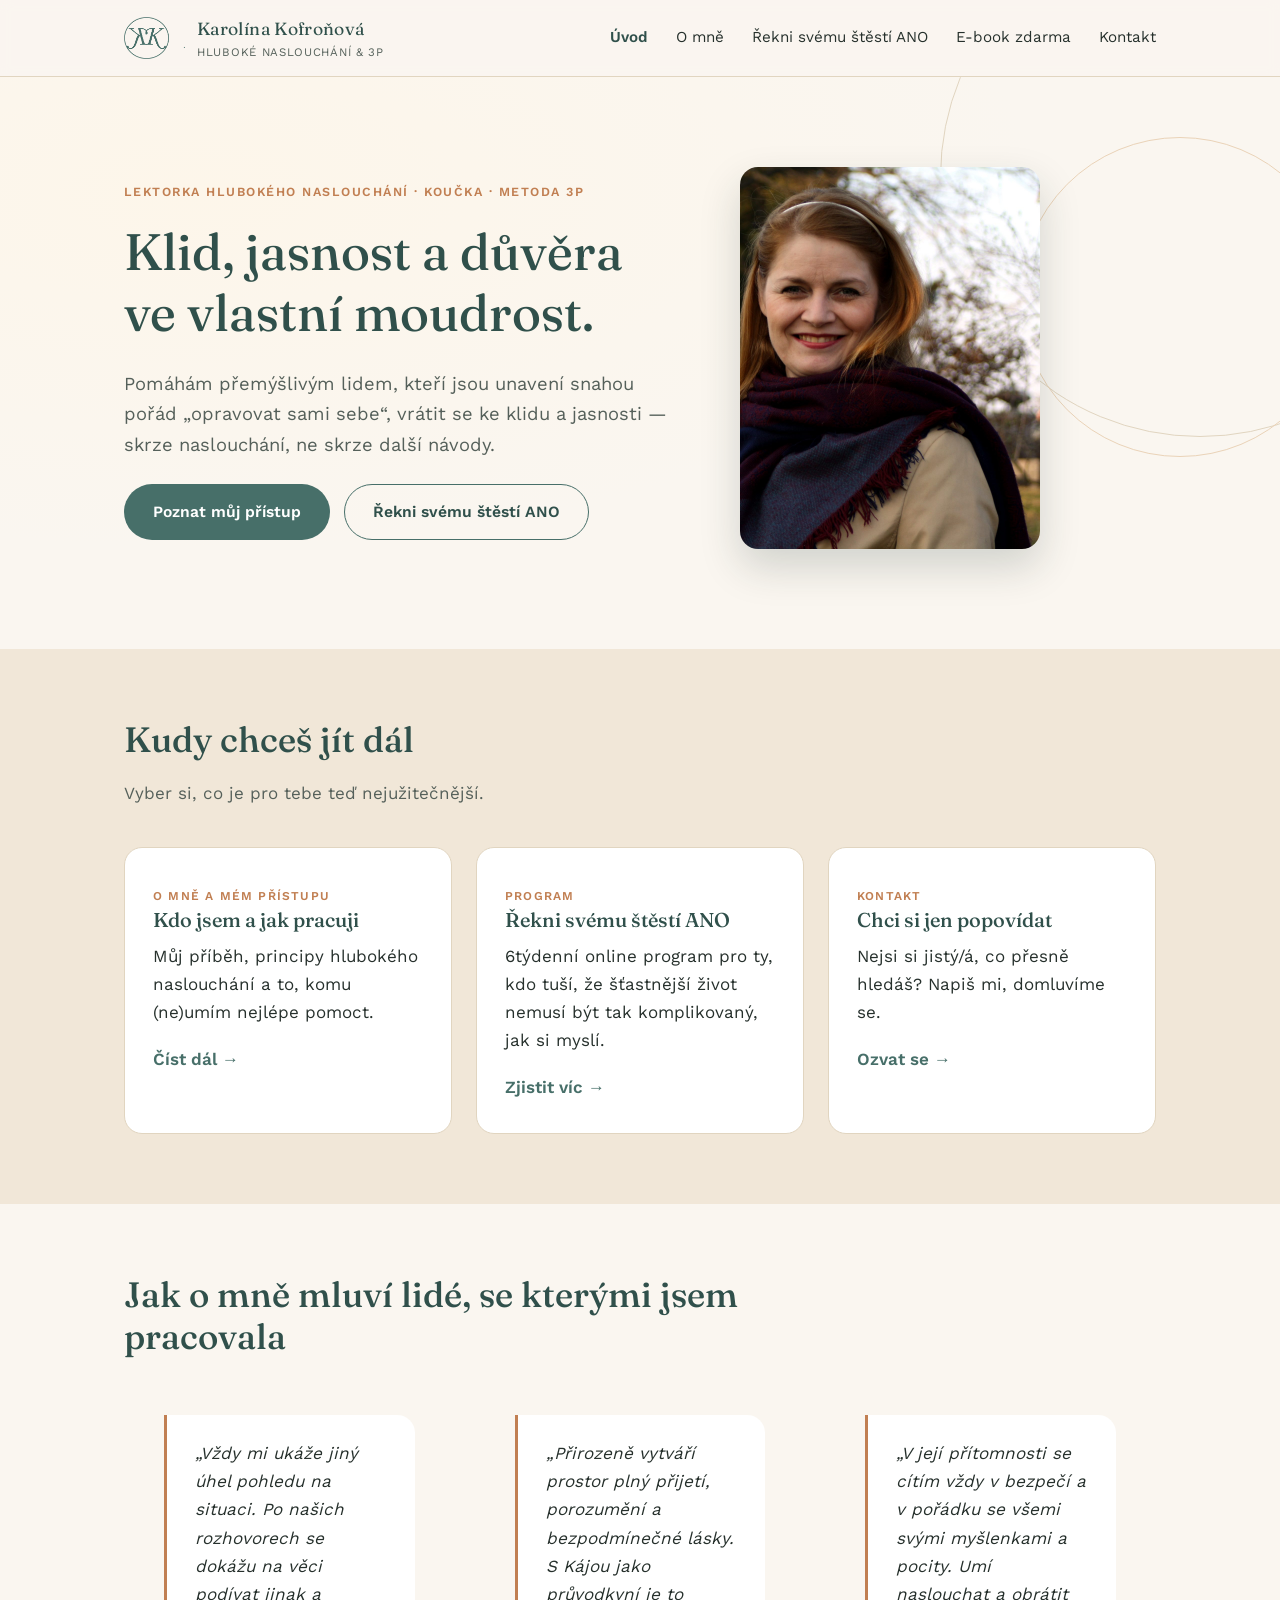
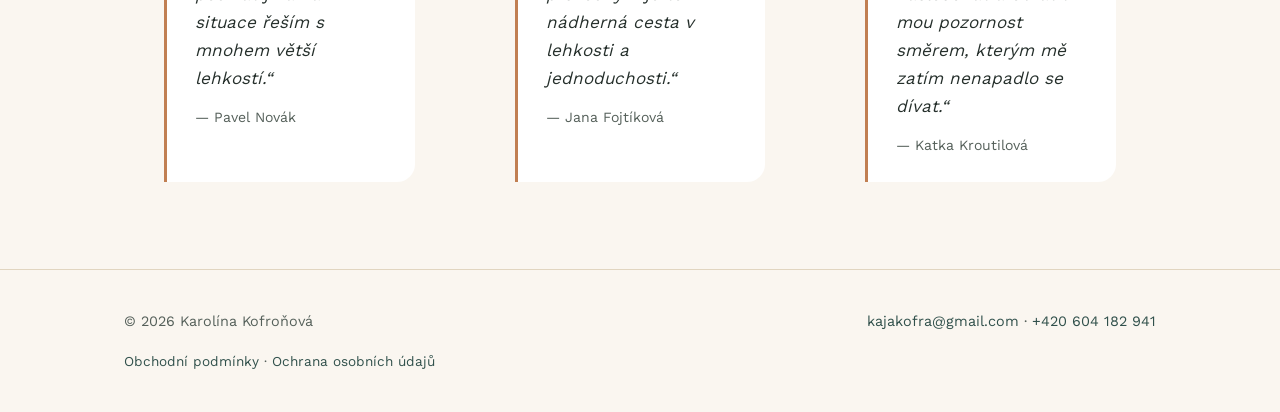
<file: index.html>
<!DOCTYPE html>
<html lang="cs">
<head>
<meta charset="UTF-8">
<meta name="viewport" content="width=device-width, initial-scale=1.0">
<title>Karolína Kofroňová — lektorka hlubokého naslouchání a koučka</title>
<meta name="description" content="Pomáhám lidem vrátit se ke klidu a jasnosti skrze hluboké naslouchání – bez dalších návodů na „opravu sebe“. Metoda 3P, skupinové programy, individuální sezení.">
<meta property="og:type" content="website">
<meta property="og:locale" content="cs_CZ">
<meta property="og:site_name" content="Karolína Kofroňová">
<meta property="og:title" content="Karolína Kofroňová — lektorka hlubokého naslouchání a koučka">
<meta property="og:description" content="Pomáhám lidem vrátit se ke klidu a jasnosti skrze hluboké naslouchání – bez dalších návodů na „opravu sebe“. Metoda 3P, skupinové programy, individuální sezení.">
<meta property="og:url" content="https://kofronova.cz/">
<meta property="og:image" content="https://kofronova.cz/assets/og-image.jpg">
<meta property="og:image:width" content="1200">
<meta property="og:image:height" content="630">
<meta property="og:image:alt" content="Karolína Kofroňová – lektorka hlubokého naslouchání a koučka">
<meta name="twitter:card" content="summary_large_image">
<link rel="preload" href="assets/fonts/fraunces-latin.woff2" as="font" type="font/woff2" crossorigin>
<link rel="preload" href="assets/fonts/worksans-latin.woff2" as="font" type="font/woff2" crossorigin>
<link rel="stylesheet" href="assets/style.css">
</head>
<body>

<header class="site-header">
  <div class="wrap">
    <a class="brand" href="index.html">
      <img src="assets/logo-circle.png" alt="Karolína Kofroňová – logo">
      <span>
        <span class="brand-name">Karolína Kofroňová</span>
        <span class="brand-tagline">Hluboké naslouchání &amp; 3P</span>
      </span>
    </a>
    <button class="nav-toggle" aria-label="Otevřít menu" onclick="document.querySelector('.main-nav').classList.toggle('open')">☰</button>
    <nav class="main-nav">
      <a href="index.html" class="current">Úvod</a>
      <a href="o-mne.html">O mně</a>
      <a href="program-stesti.html">Řekni svému štěstí ANO</a>
      <a href="e-book.html">E-book zdarma</a>
      <a href="o-mne.html#kontakt">Kontakt</a>
    </nav>
  </div>
</header>

<section class="hero">
  <span class="ring r1" aria-hidden="true"></span>
  <span class="ring r2" aria-hidden="true"></span>
  <div class="wrap hero-flex">
    <div class="hero-inner">
      <span class="eyebrow">Lektorka hlubokého naslouchání · koučka · metoda 3P</span>
      <h1>Klid, jasnost a důvěra ve vlastní moudrost.</h1>
      <p class="lede">Pomáhám přemýšlivým lidem, kteří jsou unavení snahou pořád „opravovat sami sebe“, vrátit se ke klidu a jasnosti — skrze naslouchání, ne skrze další návody.</p>
      <div class="btn-row">
        <a class="btn btn-primary" href="o-mne.html">Poznat můj přístup</a>
        <a class="btn btn-ghost" href="program-stesti.html">Řekni svému štěstí ANO</a>
      </div>
    </div>
    <div class="hero-photo">
      <img src="assets/photos/hero-index.jpg" alt="Karolína Kofroňová">
    </div>
  </div>
</section>

<section class="alt">
  <div class="wrap">
    <div class="section-head">
      <h2>Kudy chceš jít dál</h2>
      <p>Vyber si, co je pro tebe teď nejužitečnější.</p>
    </div>
    <div class="path-grid">
      <a class="path-card" href="o-mne.html">
        <span class="kicker">O mně a mém přístupu</span>
        <h3>Kdo jsem a jak pracuji</h3>
        <p>Můj příběh, principy hlubokého naslouchání a to, komu (ne)umím nejlépe pomoct.</p>
        <span class="arrow">Číst dál →</span>
      </a>
      <a class="path-card" href="program-stesti.html">
        <span class="kicker">Program</span>
        <h3>Řekni svému štěstí ANO</h3>
        <p>6týdenní online program pro ty, kdo tuší, že šťastnější život nemusí být tak komplikovaný, jak si myslí.</p>
        <span class="arrow">Zjistit víc →</span>
      </a>
      <a class="path-card" href="o-mne.html#kontakt">
        <span class="kicker">Kontakt</span>
        <h3>Chci si jen popovídat</h3>
        <p>Nejsi si jistý/á, co přesně hledáš? Napiš mi, domluvíme se.</p>
        <span class="arrow">Ozvat se →</span>
      </a>
    </div>
  </div>
</section>

<section>
  <div class="wrap">
    <div class="section-head">
      <h2>Jak o mně mluví lidé, se kterými jsem pracovala</h2>
    </div>
    <div class="quote-strip">
      <blockquote class="quote">
        <p>„Vždy mi ukáže jiný úhel pohledu na situaci. Po našich rozhovorech se dokážu na věci podívat jinak a situace řeším s mnohem větší lehkostí.“</p>
        <cite>— Pavel Novák</cite>
      </blockquote>
      <blockquote class="quote">
        <p>„Přirozeně vytváří prostor plný přijetí, porozumění a bezpodmínečné lásky. S Kájou jako průvodkyní je to nádherná cesta v lehkosti a jednoduchosti.“</p>
        <cite>— Jana Fojtíková</cite>
      </blockquote>
      <blockquote class="quote">
        <p>„V její přítomnosti se cítím vždy v bezpečí a v pořádku se všemi svými myšlenkami a pocity. Umí naslouchat a obrátit mou pozornost směrem, kterým mě zatím nenapadlo se dívat.“</p>
        <cite>— Katka Kroutilová</cite>
      </blockquote>
    </div>
  </div>
</section>

<footer>
  <div class="wrap">
    <span>© <span id="year"></span> Karolína Kofroňová</span>
    <span><a href="mailto:kajakofra@gmail.com">kajakofra@gmail.com</a> · <a href="tel:+420604182941">+420 604 182 941</a></span>
    <span class="footer-legal"><a href="obchodni-podminky.html">Obchodní podmínky</a> · <a href="ochrana-udaju.html">Ochrana osobních údajů</a></span>
  </div>
</footer>

<script>document.getElementById('year').textContent = new Date().getFullYear();</script>
</body>
</html>
</file>
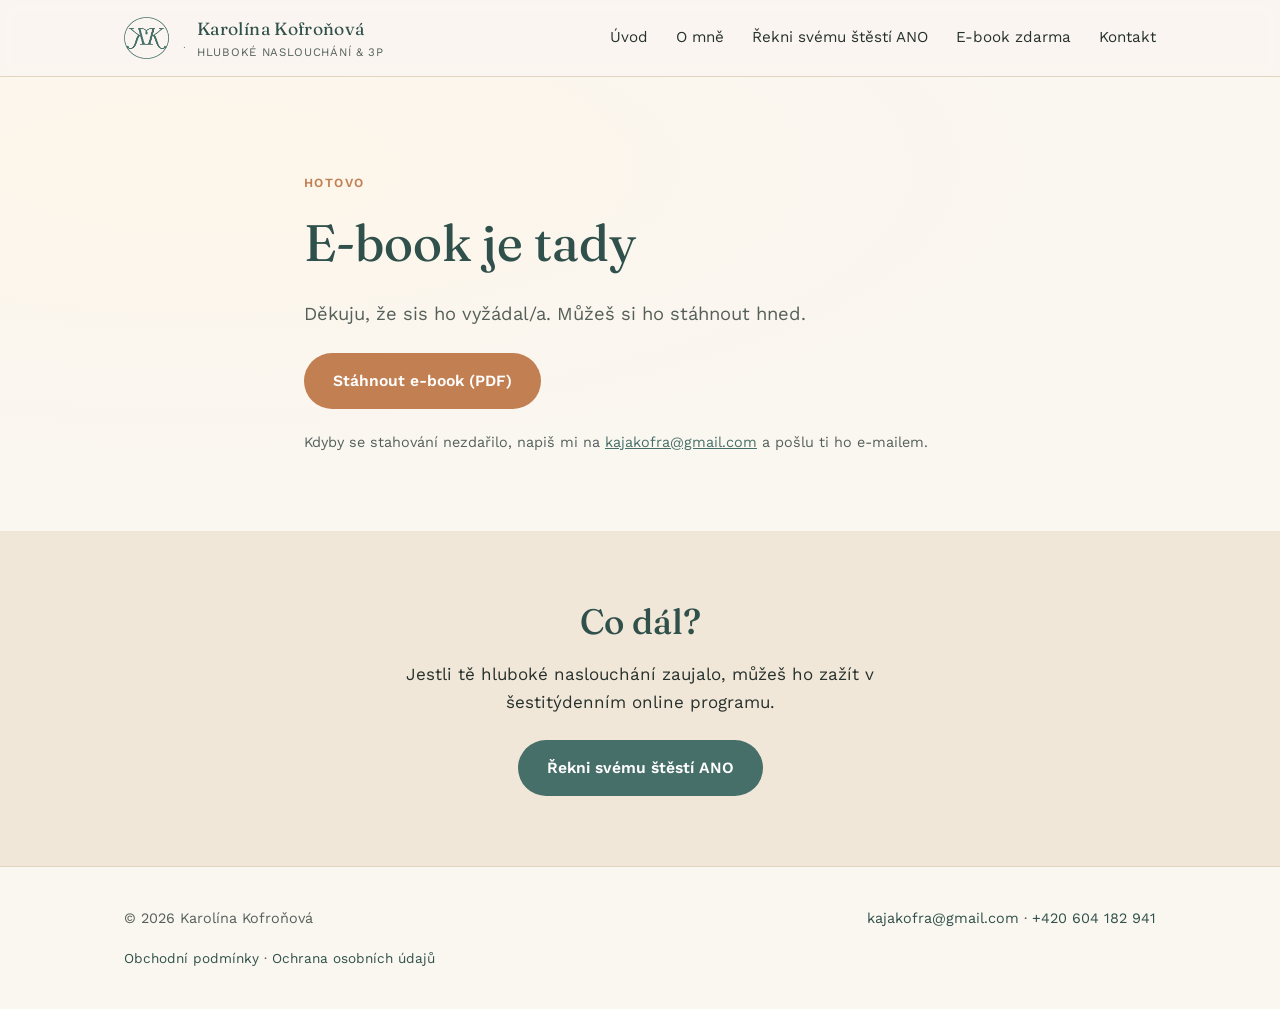
<file: dekujeme-e-book-d824703d9c.html>
<!DOCTYPE html>
<html lang="cs">
<head>
<meta charset="UTF-8">
<meta name="viewport" content="width=device-width, initial-scale=1.0">
<title>Děkuju — e-book ke stažení</title>
<meta name="description" content="Stažení e-booku Síla přirozeného hlubokého naslouchání.">
<meta name="robots" content="noindex, nofollow">
<link rel="preload" href="assets/fonts/fraunces-latin.woff2" as="font" type="font/woff2" crossorigin>
<link rel="preload" href="assets/fonts/worksans-latin.woff2" as="font" type="font/woff2" crossorigin>
<link rel="stylesheet" href="assets/style.css">
</head>
<body>

<header class="site-header">
  <div class="wrap">
    <a class="brand" href="index.html">
      <img src="assets/logo-circle.png" alt="Karolína Kofroňová – logo">
      <span>
        <span class="brand-name">Karolína Kofroňová</span>
        <span class="brand-tagline">Hluboké naslouchání &amp; 3P</span>
      </span>
    </a>
    <button class="nav-toggle" aria-label="Otevřít menu" onclick="document.querySelector('.main-nav').classList.toggle('open')">☰</button>
    <nav class="main-nav">
      <a href="index.html">Úvod</a>
      <a href="o-mne.html">O mně</a>
      <a href="program-stesti.html">Řekni svému štěstí ANO</a>
      <a href="e-book.html">E-book zdarma</a>
      <a href="o-mne.html#kontakt">Kontakt</a>
    </nav>
  </div>
</header>

<section class="hero" style="padding-bottom:60px;">
  <div class="wrap" style="max-width:720px;">
    <span class="eyebrow">Hotovo</span>
    <h1>E-book je tady</h1>
    <p class="lede">Děkuju, že sis ho vyžádal/a. Můžeš si ho stáhnout hned.</p>
    <div class="btn-row">
      <a class="btn btn-accent" href="assets/stazeni/sila-naslouchani-d824703d9c.pdf" download="Sila-prirozeneho-hlubokeho-naslouchani.pdf">Stáhnout e-book (PDF)</a>
    </div>
    <p style="margin-top:22px; font-size:0.9rem; color:var(--ink-soft);">Kdyby se stahování nezdařilo, napiš mi na <a href="mailto:kajakofra@gmail.com">kajakofra@gmail.com</a> a pošlu ti ho e-mailem.</p>
  </div>
</section>
<section class="alt">
  <div class="wrap" style="max-width:640px; text-align:center;">
    <h2>Co dál?</h2>
    <p>Jestli tě hluboké naslouchání zaujalo, můžeš ho zažít v šestitýdenním online programu.</p>
    <div class="btn-row" style="justify-content:center;">
      <a class="btn btn-primary" href="program-stesti.html">Řekni svému štěstí ANO</a>
    </div>
  </div>
</section>

<footer>
  <div class="wrap">
    <span>© <span id="year"></span> Karolína Kofroňová</span>
    <span><a href="mailto:kajakofra@gmail.com">kajakofra@gmail.com</a> · <a href="tel:+420604182941">+420 604 182 941</a></span>
    <span class="footer-legal"><a href="obchodni-podminky.html">Obchodní podmínky</a> · <a href="ochrana-udaju.html">Ochrana osobních údajů</a></span>
  </div>
</footer>
<script>document.getElementById('year').textContent = new Date().getFullYear();</script>
</body>
</html>
</file>
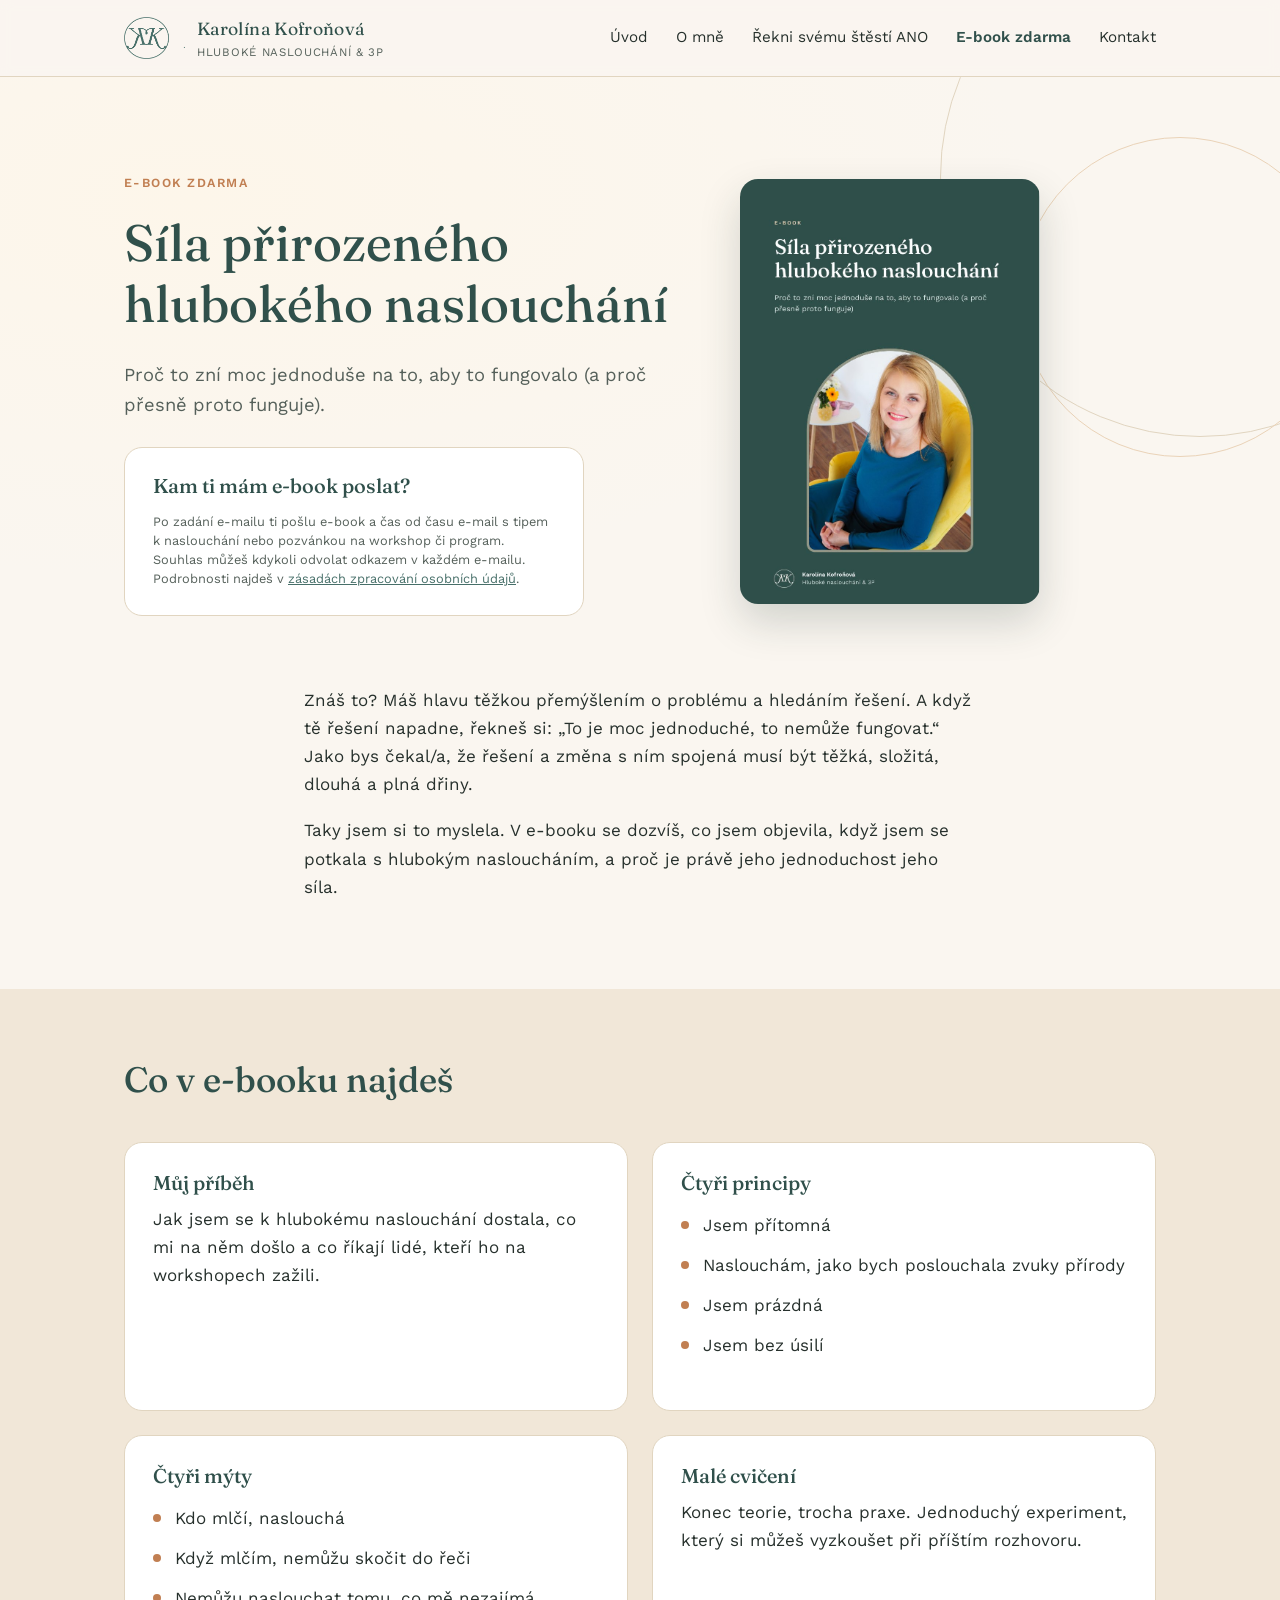
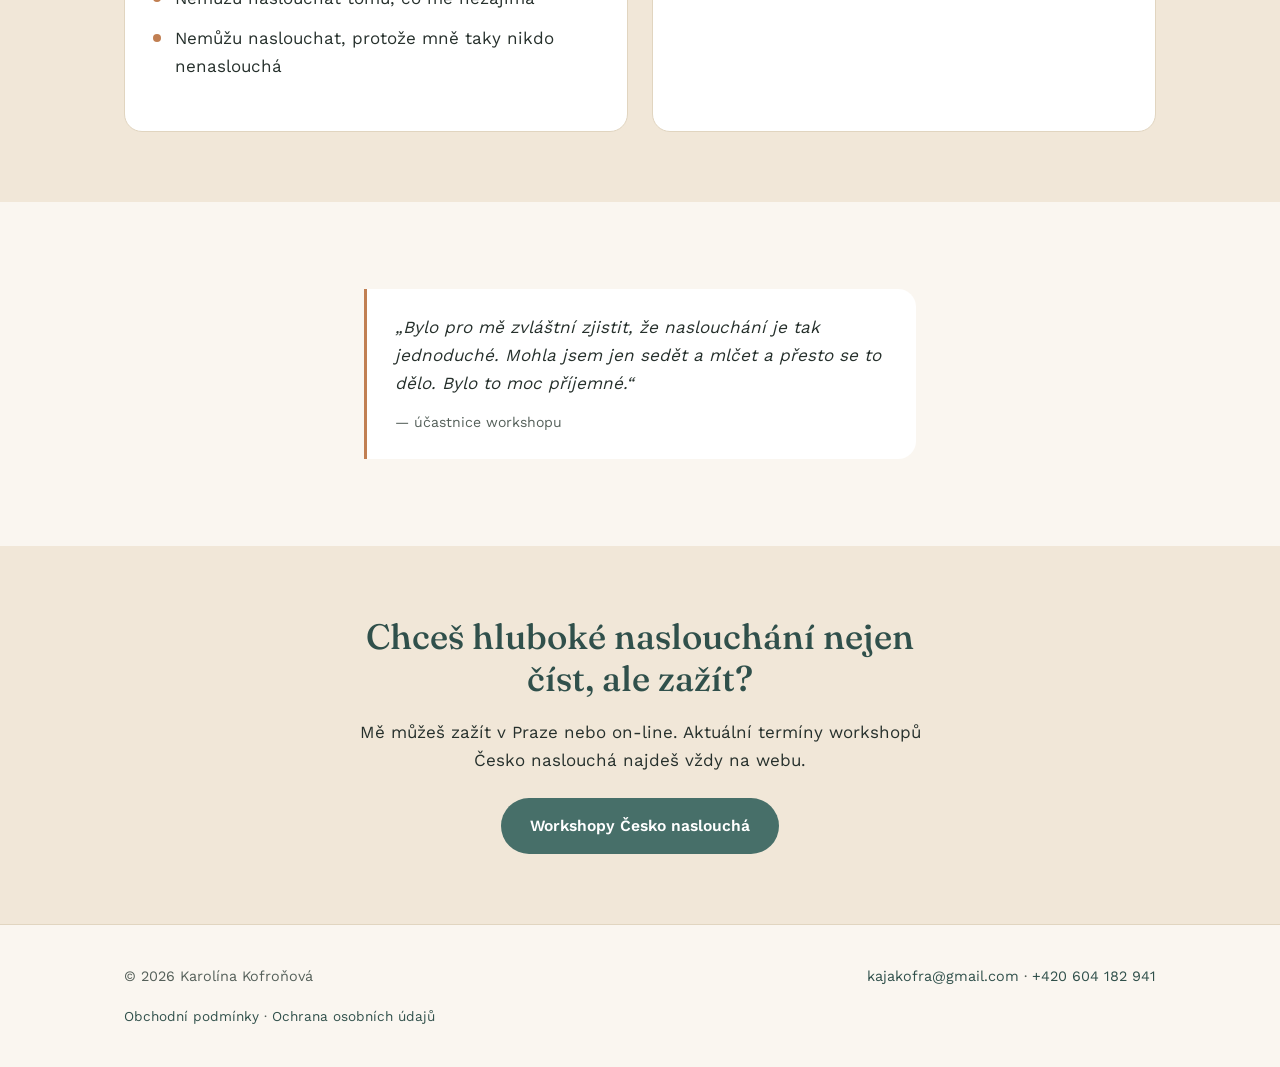
<file: e-book.html>
<!DOCTYPE html>
<html lang="cs">
<head>
<meta charset="UTF-8">
<meta name="viewport" content="width=device-width, initial-scale=1.0">
<title>E-book zdarma: Síla přirozeného hlubokého naslouchání — Karolína Kofroňová</title>
<meta name="description" content="Zdarma e-book o hlubokém naslouchání: proč to zní moc jednoduše na to, aby to fungovalo (a proč přesně proto funguje).">
<meta property="og:type" content="website">
<meta property="og:locale" content="cs_CZ">
<meta property="og:site_name" content="Karolína Kofroňová">
<meta property="og:title" content="E-book zdarma: Síla přirozeného hlubokého naslouchání — Karolína Kofroňová">
<meta property="og:description" content="Zdarma e-book o hlubokém naslouchání: proč to zní moc jednoduše na to, aby to fungovalo (a proč přesně proto funguje).">
<meta property="og:url" content="https://kofronova.cz/e-book.html">
<meta property="og:image" content="https://kofronova.cz/assets/og-image.jpg">
<meta property="og:image:width" content="1200">
<meta property="og:image:height" content="630">
<meta property="og:image:alt" content="Karolína Kofroňová – lektorka hlubokého naslouchání a koučka">
<meta name="twitter:card" content="summary_large_image">
<link rel="preload" href="assets/fonts/fraunces-latin.woff2" as="font" type="font/woff2" crossorigin>
<link rel="preload" href="assets/fonts/worksans-latin.woff2" as="font" type="font/woff2" crossorigin>
<link rel="stylesheet" href="assets/style.css">
</head>
<body>

<header class="site-header">
  <div class="wrap">
    <a class="brand" href="index.html">
      <img src="assets/logo-circle.png" alt="Karolína Kofroňová – logo">
      <span>
        <span class="brand-name">Karolína Kofroňová</span>
        <span class="brand-tagline">Hluboké naslouchání &amp; 3P</span>
      </span>
    </a>
    <button class="nav-toggle" aria-label="Otevřít menu" onclick="document.querySelector('.main-nav').classList.toggle('open')">☰</button>
    <nav class="main-nav">
      <a href="index.html">Úvod</a>
      <a href="o-mne.html">O mně</a>
      <a href="program-stesti.html">Řekni svému štěstí ANO</a>
      <a href="e-book.html" class="current">E-book zdarma</a>
      <a href="o-mne.html#kontakt">Kontakt</a>
    </nav>
  </div>
</header>

<section class="hero" style="padding-bottom:70px;">
  <span class="ring r1" aria-hidden="true"></span>
  <span class="ring r2" aria-hidden="true"></span>
  <div class="wrap hero-flex">
    <div class="hero-inner">
      <span class="eyebrow">E-book zdarma</span>
      <h1>Síla přirozeného hlubokého naslouchání</h1>
      <p class="lede">Proč to zní moc jednoduše na to, aby to fungovalo (a proč přesně proto funguje).</p>
      <div class="signup" id="stahnout">
        <h3>Kam ti mám e-book poslat?</h3>
        <div class="ml-embedded" data-form="T0Fg9t"></div>
        <p class="fine">Po zadání e-mailu ti pošlu e-book a čas od času e-mail s tipem k naslouchání nebo pozvánkou na workshop či program. Souhlas můžeš kdykoli odvolat odkazem v každém e-mailu. Podrobnosti najdeš v <a href="ochrana-udaju.html">zásadách zpracování osobních údajů</a>.</p>
      </div>
    </div>
    <div class="hero-photo">
      <img src="assets/photos/ebook-cover.jpg" alt="Obálka e-booku Síla přirozeného hlubokého naslouchání">
    </div>
  </div>
</section>

<section style="padding-top:0;">
  <div class="wrap" style="max-width:720px;">
    <p>Znáš to? Máš hlavu těžkou přemýšlením o problému a hledáním řešení. A když tě řešení napadne, řekneš si: „To je moc jednoduché, to nemůže fungovat.“ Jako bys čekal/a, že řešení a změna s ním spojená musí být těžká, složitá, dlouhá a plná dřiny.</p>
    <p>Taky jsem si to myslela. V e-booku se dozvíš, co jsem objevila, když jsem se potkala s hlubokým nasloucháním, a proč je právě jeho jednoduchost jeho síla.</p>
  </div>
</section>

<section class="alt">
  <div class="wrap">
    <div class="section-head">
      <h2>Co v e-booku najdeš</h2>
    </div>
    <div class="grid" style="grid-template-columns: repeat(auto-fit, minmax(340px, 1fr));">
      <div class="card">
        <h3>Můj příběh</h3>
        <p>Jak jsem se k hlubokému naslouchání dostala, co mi na něm došlo a co říkají lidé, kteří ho na workshopech zažili.</p>
      </div>
      <div class="card">
        <h3>Čtyři principy</h3>
        <ul class="list-clean">
          <li>Jsem přítomná</li>
          <li>Naslouchám, jako bych poslouchala zvuky přírody</li>
          <li>Jsem prázdná</li>
          <li>Jsem bez úsilí</li>
        </ul>
      </div>
      <div class="card">
        <h3>Čtyři mýty</h3>
        <ul class="list-clean">
          <li>Kdo mlčí, naslouchá</li>
          <li>Když mlčím, nemůžu skočit do řeči</li>
          <li>Nemůžu naslouchat tomu, co mě nezajímá</li>
          <li>Nemůžu naslouchat, protože mně taky nikdo nenaslouchá</li>
        </ul>
      </div>
      <div class="card">
        <h3>Malé cvičení</h3>
        <p>Konec teorie, trocha praxe. Jednoduchý experiment, který si můžeš vyzkoušet při příštím rozhovoru.</p>
      </div>
    </div>
  </div>
</section>

<section>
  <div class="wrap" style="max-width:680px;">
    <blockquote class="quote">
      <p>„Bylo pro mě zvláštní zjistit, že naslouchání je tak jednoduché. Mohla jsem jen sedět a mlčet a přesto se to dělo. Bylo to moc příjemné.“</p>
      <cite>— účastnice workshopu</cite>
    </blockquote>
  </div>
</section>

<section class="alt">
  <div class="wrap" style="max-width:640px; text-align:center;">
    <h2>Chceš hluboké naslouchání nejen číst, ale zažít?</h2>
    <p>Mě můžeš zažít v Praze nebo on-line. Aktuální termíny workshopů Česko naslouchá najdeš vždy na webu.</p>
    <div class="btn-row" style="justify-content:center;">
      <a class="btn btn-primary" href="https://www.ceskonasloucha.cz" target="_blank" rel="noopener">Workshopy Česko naslouchá</a>
    </div>
  </div>
</section>

<!-- MailerLite Universal -->
<script>
    (function(w,d,e,u,f,l,n){w[f]=w[f]||function(){(w[f].q=w[f].q||[])
    .push(arguments);},l=d.createElement(e),l.async=1,l.src=u,
    n=d.getElementsByTagName(e)[0],n.parentNode.insertBefore(l,n);})
    (window,document,'script','https://assets.mailerlite.com/js/universal.js','ml');
    ml('account', '2646715');
</script>
<!-- End MailerLite Universal -->

<footer>
  <div class="wrap">
    <span>© <span id="year"></span> Karolína Kofroňová</span>
    <span><a href="mailto:kajakofra@gmail.com">kajakofra@gmail.com</a> · <a href="tel:+420604182941">+420 604 182 941</a></span>
    <span class="footer-legal"><a href="obchodni-podminky.html">Obchodní podmínky</a> · <a href="ochrana-udaju.html">Ochrana osobních údajů</a></span>
  </div>
</footer>
<script>document.getElementById('year').textContent = new Date().getFullYear();</script>
</body>
</html>
</file>
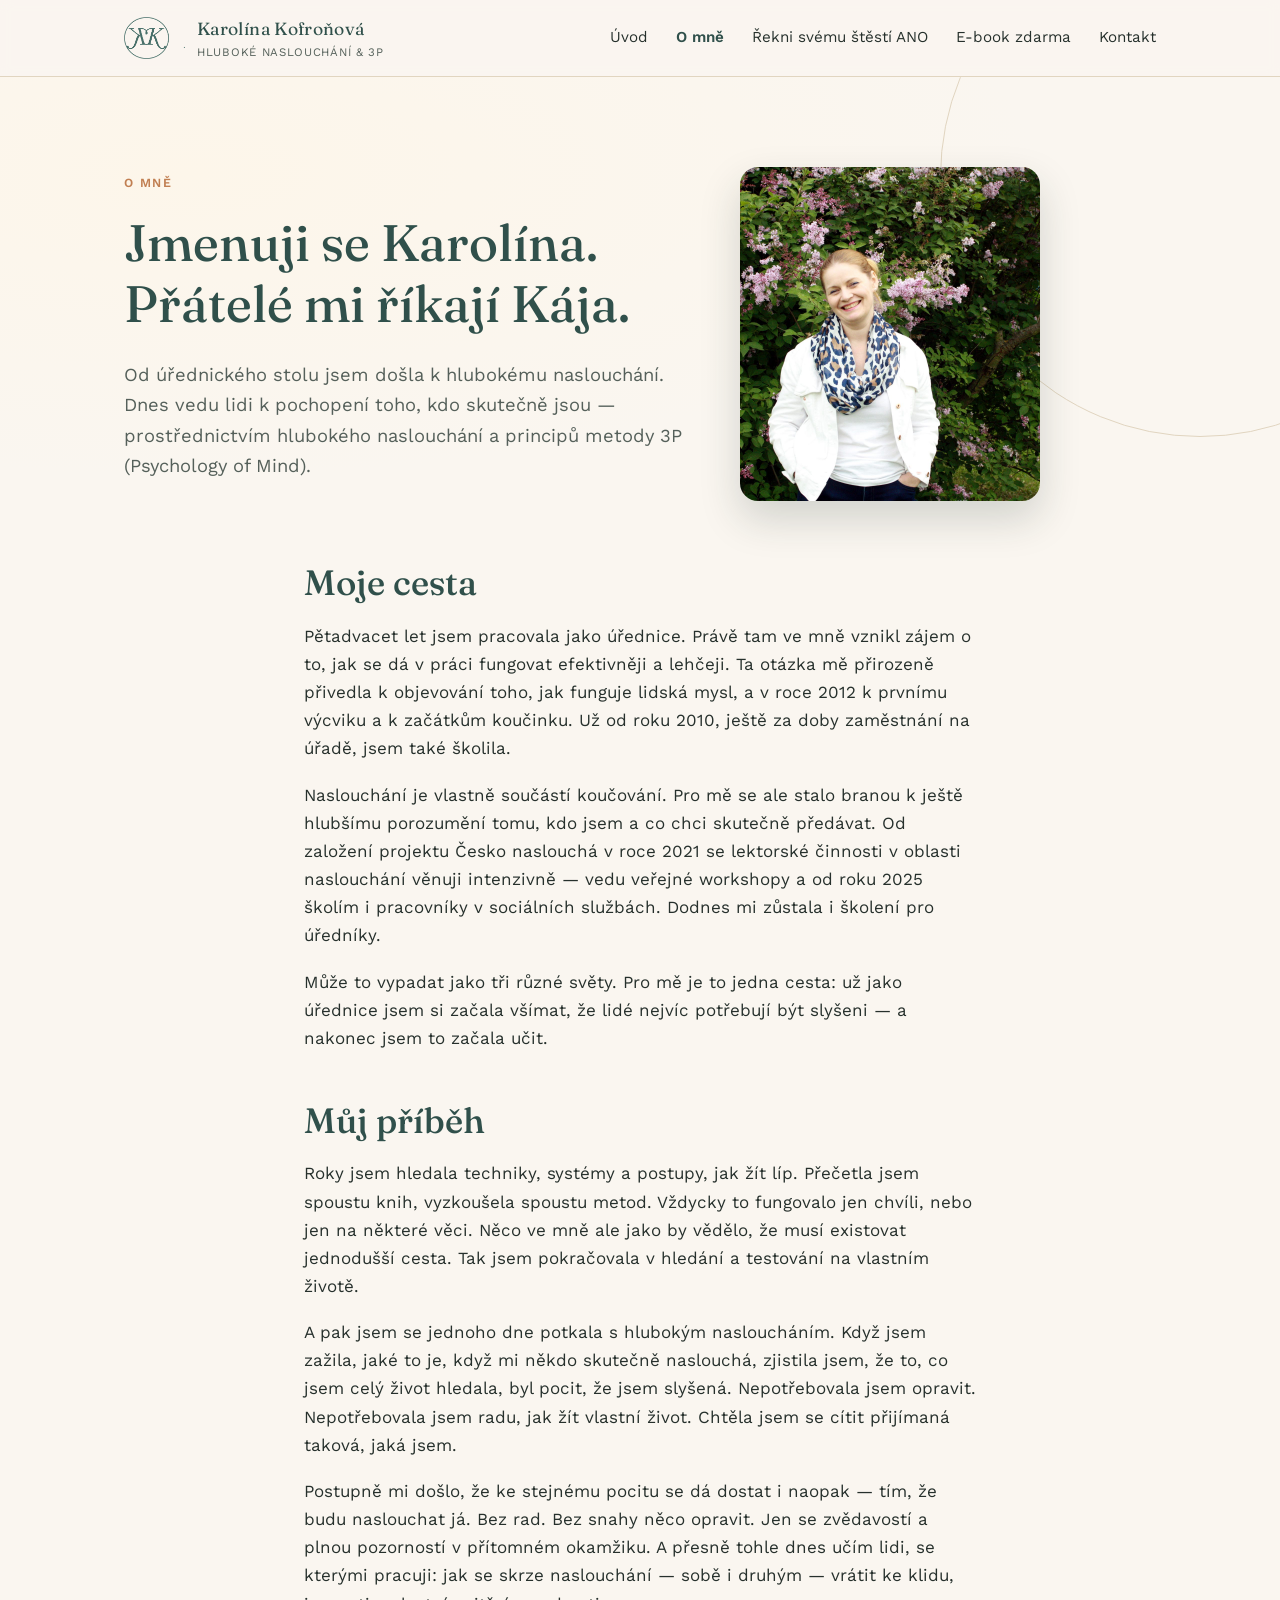
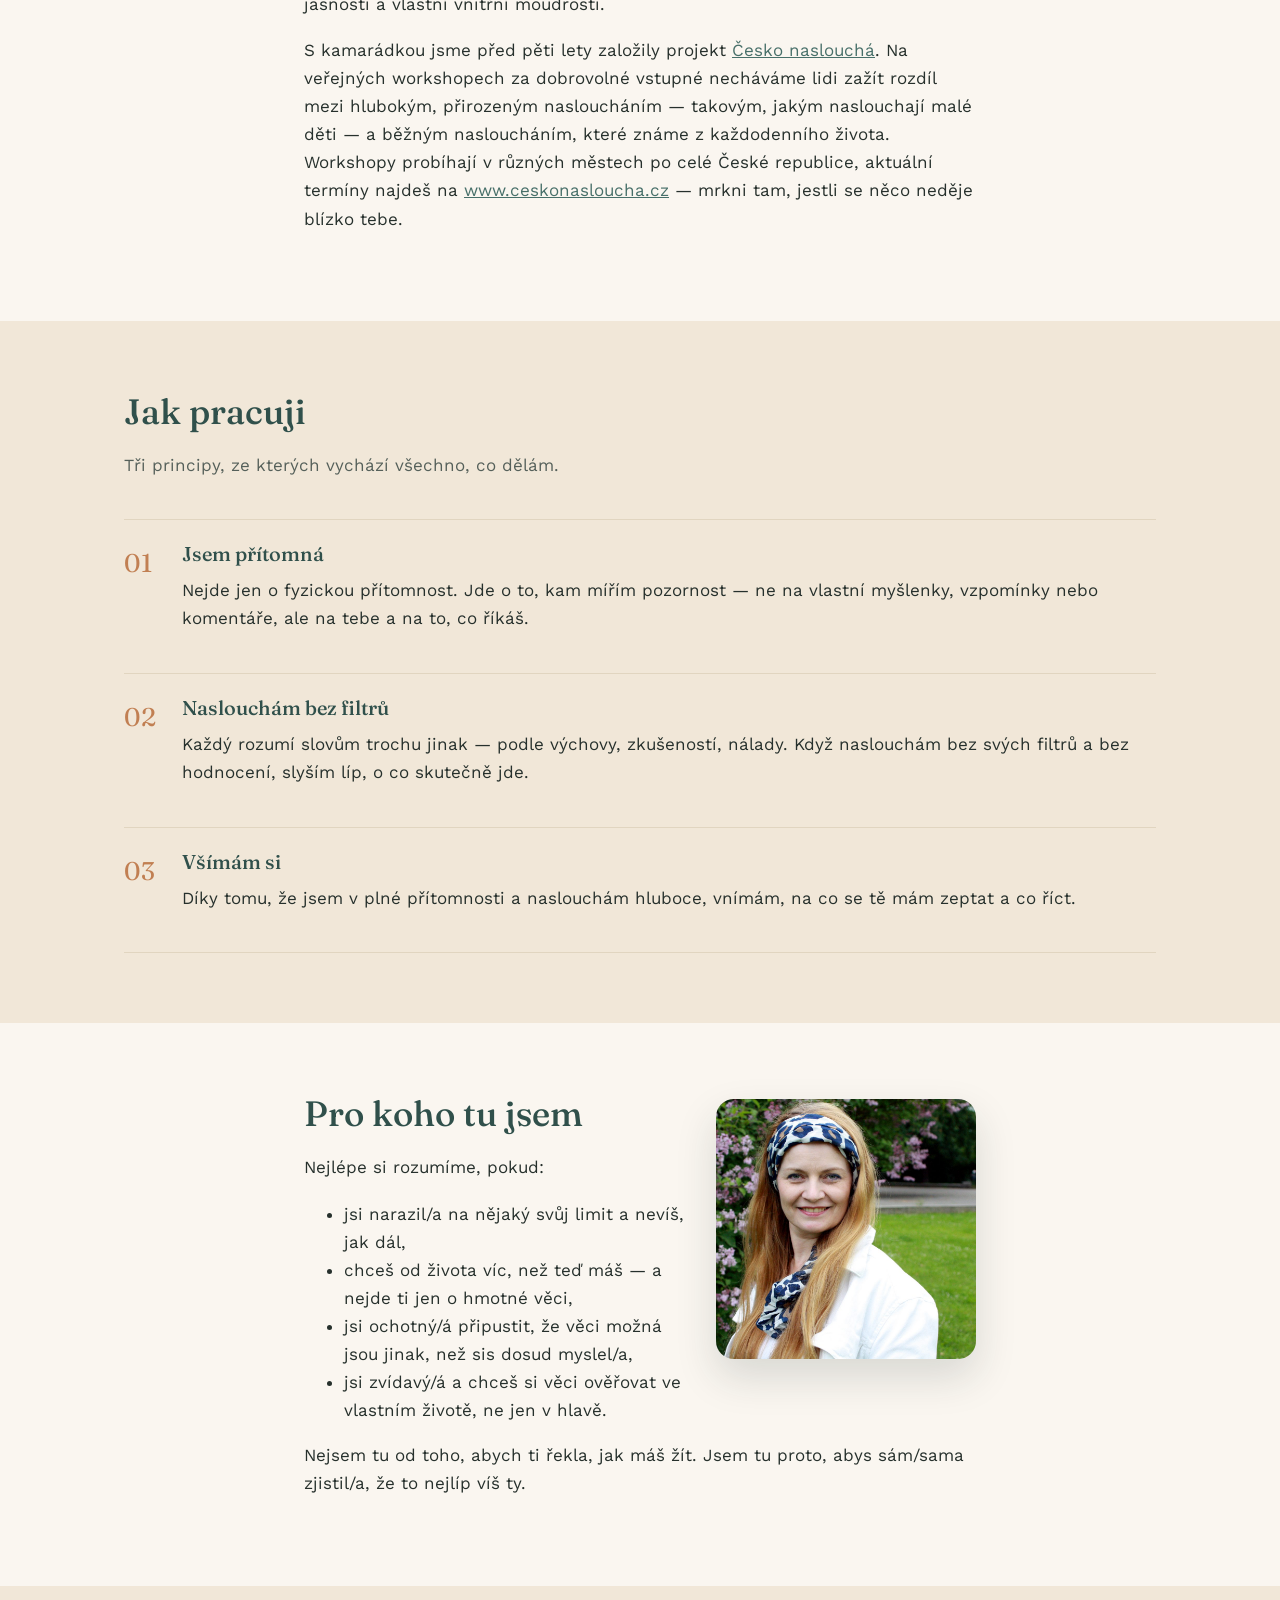
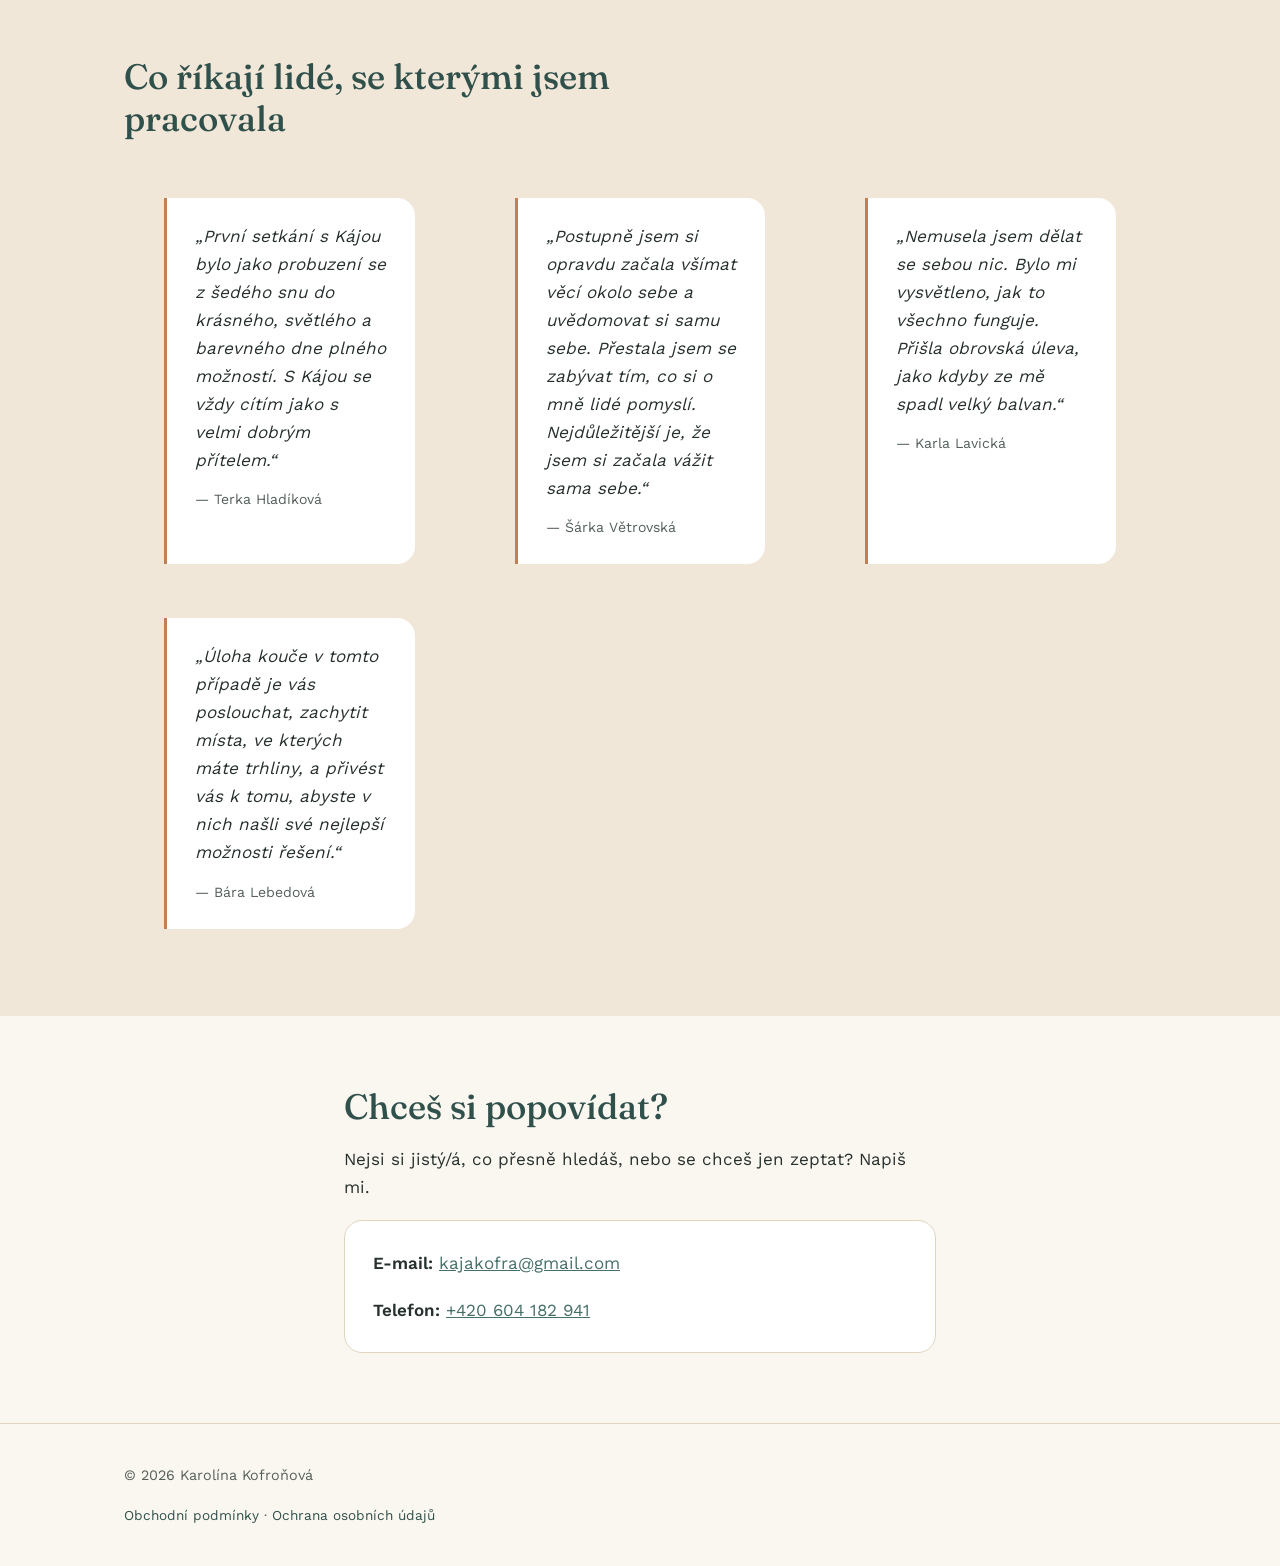
<file: o-mne.html>
<!DOCTYPE html>
<html lang="cs">
<head>
<meta charset="UTF-8">
<meta name="viewport" content="width=device-width, initial-scale=1.0">
<title>O mně — Karolína Kofroňová</title>
<meta name="description" content="Od úřednice přes lektorku a koučku k hlubokému naslouchání. Můj příběh, principy, na kterých pracuji, a to, komu nejlépe umím pomoct.">
<meta property="og:type" content="website">
<meta property="og:locale" content="cs_CZ">
<meta property="og:site_name" content="Karolína Kofroňová">
<meta property="og:title" content="O mně — Karolína Kofroňová">
<meta property="og:description" content="Od úřednice přes lektorku a koučku k hlubokému naslouchání. Můj příběh, principy, na kterých pracuji, a to, komu nejlépe umím pomoct.">
<meta property="og:url" content="https://kofronova.cz/o-mne.html">
<meta property="og:image" content="https://kofronova.cz/assets/og-image.jpg">
<meta property="og:image:width" content="1200">
<meta property="og:image:height" content="630">
<meta property="og:image:alt" content="Karolína Kofroňová – lektorka hlubokého naslouchání a koučka">
<meta name="twitter:card" content="summary_large_image">
<link rel="preload" href="assets/fonts/fraunces-latin.woff2" as="font" type="font/woff2" crossorigin>
<link rel="preload" href="assets/fonts/worksans-latin.woff2" as="font" type="font/woff2" crossorigin>
<link rel="stylesheet" href="assets/style.css">
</head>
<body>

<header class="site-header">
  <div class="wrap">
    <a class="brand" href="index.html">
      <img src="assets/logo-circle.png" alt="Karolína Kofroňová – logo">
      <span>
        <span class="brand-name">Karolína Kofroňová</span>
        <span class="brand-tagline">Hluboké naslouchání &amp; 3P</span>
      </span>
    </a>
    <button class="nav-toggle" aria-label="Otevřít menu" onclick="document.querySelector('.main-nav').classList.toggle('open')">☰</button>
    <nav class="main-nav">
      <a href="index.html">Úvod</a>
      <a href="o-mne.html" class="current">O mně</a>
      <a href="program-stesti.html">Řekni svému štěstí ANO</a>
      <a href="e-book.html">E-book zdarma</a>
      <a href="#kontakt">Kontakt</a>
    </nav>
  </div>
</header>

<section class="hero" style="padding-bottom:60px;">
  <span class="ring r1" aria-hidden="true"></span>
  <div class="wrap hero-flex">
    <div class="hero-inner">
      <span class="eyebrow">O mně</span>
      <h1>Jmenuji se Karolína. Přátelé mi říkají Kája.</h1>
      <p class="lede">Od úřednického stolu jsem došla k hlubokému naslouchání. Dnes vedu lidi k pochopení toho, kdo skutečně jsou — prostřednictvím hlubokého naslouchání a principů metody 3P (Psychology of Mind).</p>
    </div>
    <div class="hero-photo">
      <img src="assets/photos/hero-o-mne.jpg" alt="Karolína Kofroňová">
    </div>
  </div>
</section>

<section style="padding-top:0;">
  <div class="wrap" style="max-width:720px;">
    <h2>Moje cesta</h2>
    <p>Pětadvacet let jsem pracovala jako úřednice. Právě tam ve mně vznikl zájem o to, jak se dá v práci fungovat efektivněji a lehčeji. Ta otázka mě přirozeně přivedla k objevování toho, jak funguje lidská mysl, a v roce 2012 k prvnímu výcviku a k začátkům koučinku. Už od roku 2010, ještě za doby zaměstnání na úřadě, jsem také školila.</p>
    <p>Naslouchání je vlastně součástí koučování. Pro mě se ale stalo branou k ještě hlubšímu porozumění tomu, kdo jsem a co chci skutečně předávat. Od založení projektu Česko naslouchá v roce 2021 se lektorské činnosti v oblasti naslouchání věnuji intenzivně — vedu veřejné workshopy a od roku 2025 školím i pracovníky v sociálních službách. Dodnes mi zůstala i školení pro úředníky.</p>
    <p>Může to vypadat jako tři různé světy. Pro mě je to jedna cesta: už jako úřednice jsem si začala všímat, že lidé nejvíc potřebují být slyšeni — a nakonec jsem to začala učit.</p>

    <h2 style="margin-top:48px;">Můj příběh</h2>
    <p>Roky jsem hledala techniky, systémy a postupy, jak žít líp. Přečetla jsem spoustu knih, vyzkoušela spoustu metod. Vždycky to fungovalo jen chvíli, nebo jen na některé věci. Něco ve mně ale jako by vědělo, že musí existovat jednodušší cesta. Tak jsem pokračovala v hledání a testování na vlastním životě.</p>
    <p>A pak jsem se jednoho dne potkala s hlubokým nasloucháním. Když jsem zažila, jaké to je, když mi někdo skutečně naslouchá, zjistila jsem, že to, co jsem celý život hledala, byl pocit, že jsem slyšená. Nepotřebovala jsem opravit. Nepotřebovala jsem radu, jak žít vlastní život. Chtěla jsem se cítit přijímaná taková, jaká jsem.</p>
    <p>Postupně mi došlo, že ke stejnému pocitu se dá dostat i naopak — tím, že budu naslouchat já. Bez rad. Bez snahy něco opravit. Jen se zvědavostí a plnou pozorností v přítomném okamžiku. A přesně tohle dnes učím lidi, se kterými pracuji: jak se skrze naslouchání — sobě i druhým — vrátit ke klidu, jasnosti a vlastní vnitřní moudrosti.</p>
    <p>S kamarádkou jsme před pěti lety založily projekt <a href="https://www.ceskonasloucha.cz" target="_blank" rel="noopener">Česko naslouchá</a>. Na veřejných workshopech za dobrovolné vstupné necháváme lidi zažít rozdíl mezi hlubokým, přirozeným nasloucháním — takovým, jakým naslouchají malé děti — a běžným nasloucháním, které známe z každodenního života. Workshopy probíhají v různých městech po celé České republice, aktuální termíny najdeš na <a href="https://www.ceskonasloucha.cz" target="_blank" rel="noopener">www.ceskonasloucha.cz</a> — mrkni tam, jestli se něco neděje blízko tebe.</p>
  </div>
</section>

<section class="alt">
  <div class="wrap">
    <div class="section-head">
      <h2>Jak pracuji</h2>
      <p>Tři principy, ze kterých vychází všechno, co dělám.</p>
    </div>
    <div>
      <div class="principle">
        <span class="num">01</span>
        <div>
          <h3>Jsem přítomná</h3>
          <p>Nejde jen o fyzickou přítomnost. Jde o to, kam mířím pozornost — ne na vlastní myšlenky, vzpomínky nebo komentáře, ale na tebe a na to, co říkáš.</p>
        </div>
      </div>
      <div class="principle">
        <span class="num">02</span>
        <div>
          <h3>Naslouchám bez filtrů</h3>
          <p>Každý rozumí slovům trochu jinak — podle výchovy, zkušeností, nálady. Když naslouchám bez svých filtrů a bez hodnocení, slyším líp, o co skutečně jde.</p>
        </div>
      </div>
      <div class="principle">
        <span class="num">03</span>
        <div>
          <h3>Všímám si</h3>
          <p>Díky tomu, že jsem v plné přítomnosti a naslouchám hluboce, vnímám, na co se tě mám zeptat a co říct.</p>
        </div>
      </div>
    </div>
  </div>
</section>

<section>
  <div class="wrap" style="max-width:720px;">
    <img class="inset-photo" src="assets/photos/inset-o-mne.jpg" alt="Karolína Kofroňová">
    <h2>Pro koho tu jsem</h2>
    <p>Nejlépe si rozumíme, pokud:</p>
    <ul>
      <li>jsi narazil/a na nějaký svůj limit a nevíš, jak dál,</li>
      <li>chceš od života víc, než teď máš — a nejde ti jen o hmotné věci,</li>
      <li>jsi ochotný/á připustit, že věci možná jsou jinak, než sis dosud myslel/a,</li>
      <li>jsi zvídavý/á a chceš si věci ověřovat ve vlastním životě, ne jen v hlavě.</li>
    </ul>
    <p>Nejsem tu od toho, abych ti řekla, jak máš žít. Jsem tu proto, abys sám/sama zjistil/a, že to nejlíp víš ty.</p>
  </div>
</section>

<section class="alt">
  <div class="wrap">
    <div class="section-head">
      <h2>Co říkají lidé, se kterými jsem pracovala</h2>
    </div>
    <div class="quote-strip">
      <blockquote class="quote">
        <p>„První setkání s Kájou bylo jako probuzení se z šedého snu do krásného, světlého a barevného dne plného možností. S Kájou se vždy cítím jako s velmi dobrým přítelem.“</p>
        <cite>— Terka Hladíková</cite>
      </blockquote>
      <blockquote class="quote">
        <p>„Postupně jsem si opravdu začala všímat věcí okolo sebe a uvědomovat si samu sebe. Přestala jsem se zabývat tím, co si o mně lidé pomyslí. Nejdůležitější je, že jsem si začala vážit sama sebe.“</p>
        <cite>— Šárka Větrovská</cite>
      </blockquote>
      <blockquote class="quote">
        <p>„Nemusela jsem dělat se sebou nic. Bylo mi vysvětleno, jak to všechno funguje. Přišla obrovská úleva, jako kdyby ze mě spadl velký balvan.“</p>
        <cite>— Karla Lavická</cite>
      </blockquote>
      <blockquote class="quote">
        <p>„Úloha kouče v tomto případě je vás poslouchat, zachytit místa, ve kterých máte trhliny, a přivést vás k tomu, abyste v nich našli své nejlepší možnosti řešení.“</p>
        <cite>— Bára Lebedová</cite>
      </blockquote>
    </div>
  </div>
</section>

<section id="kontakt">
  <div class="wrap" style="max-width:640px;">
    <h2>Chceš si popovídat?</h2>
    <p>Nejsi si jistý/á, co přesně hledáš, nebo se chceš jen zeptat? Napiš mi.</p>
    <div class="card">
      <p><strong>E-mail:</strong> <a href="mailto:kajakofra@gmail.com">kajakofra@gmail.com</a></p>
      <p><strong>Telefon:</strong> <a href="tel:+420604182941">+420 604 182 941</a></p>
    </div>
  </div>
</section>

<footer>
  <div class="wrap">
    <span>© <span id="year"></span> Karolína Kofroňová</span>
    <span class="footer-legal"><a href="obchodni-podminky.html">Obchodní podmínky</a> · <a href="ochrana-udaju.html">Ochrana osobních údajů</a></span>
  </div>
</footer>

<script>document.getElementById('year').textContent = new Date().getFullYear();</script>
</body>
</html>
</file>
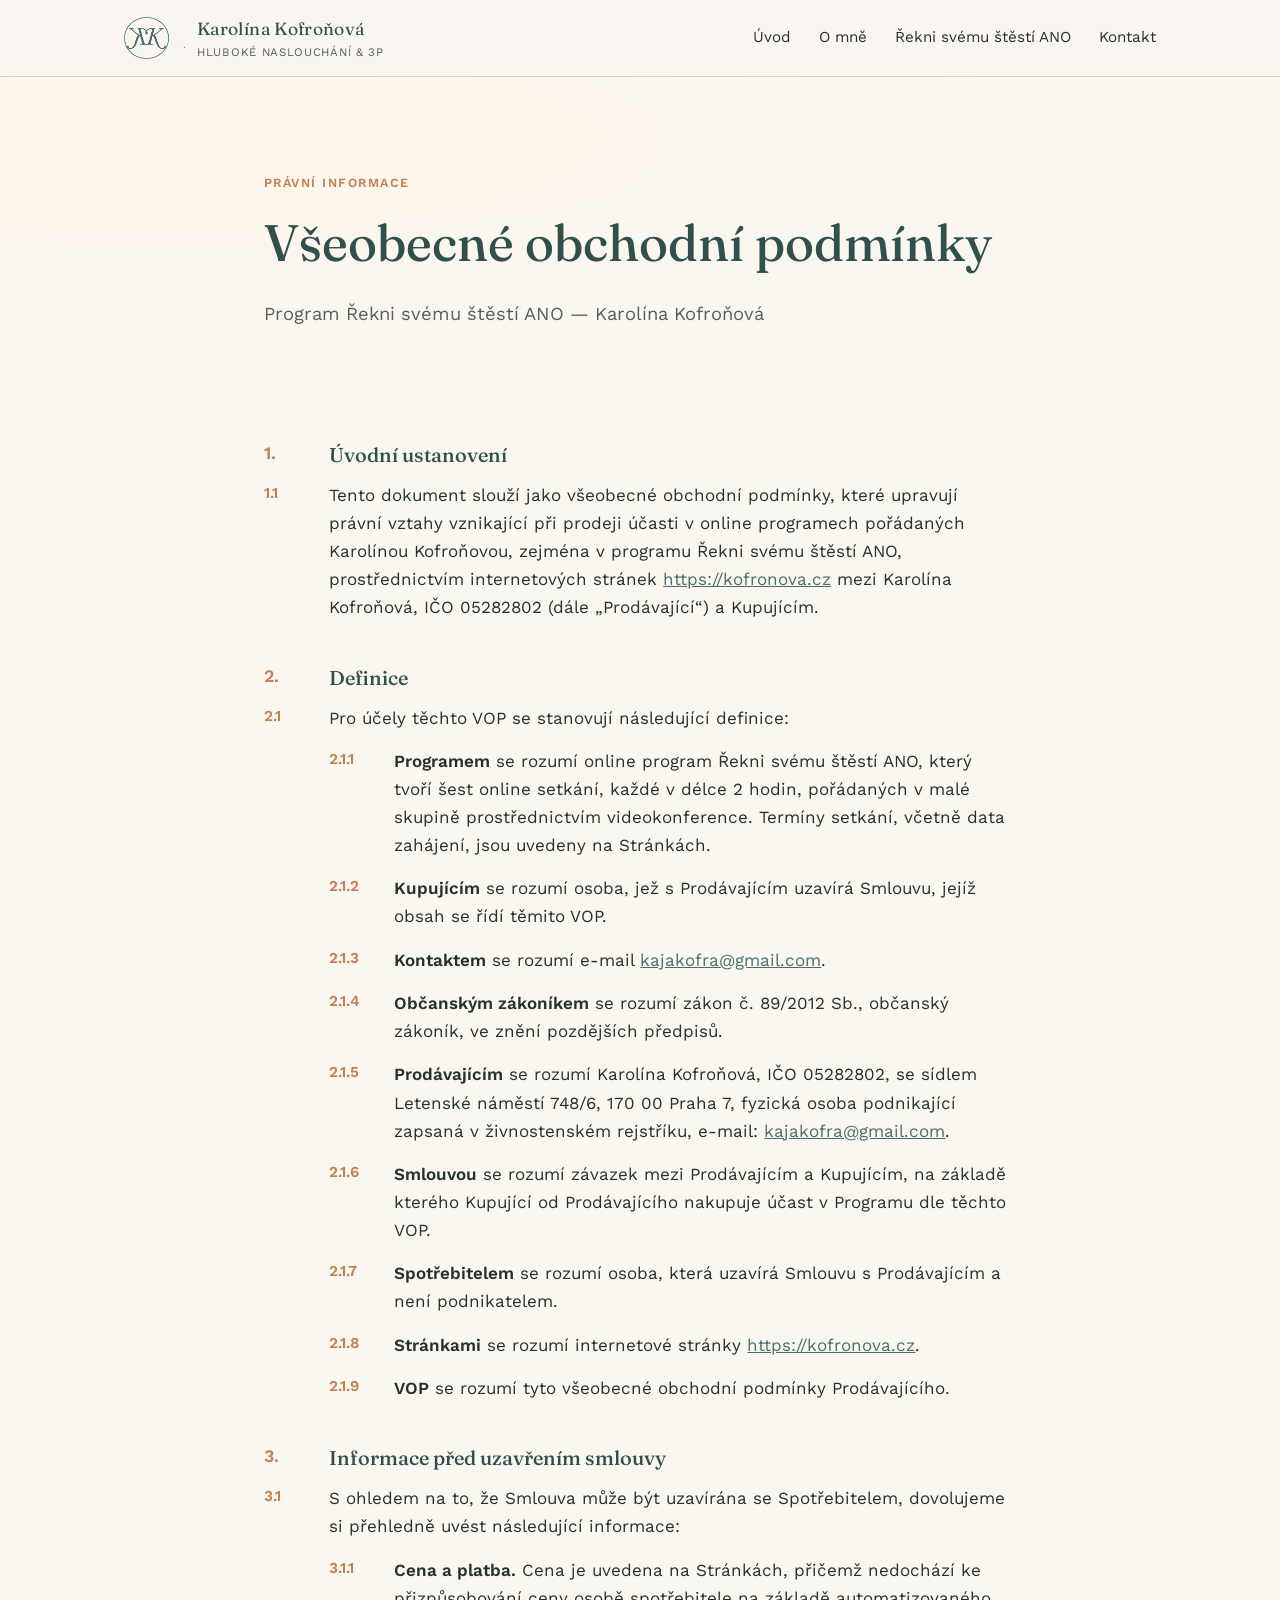
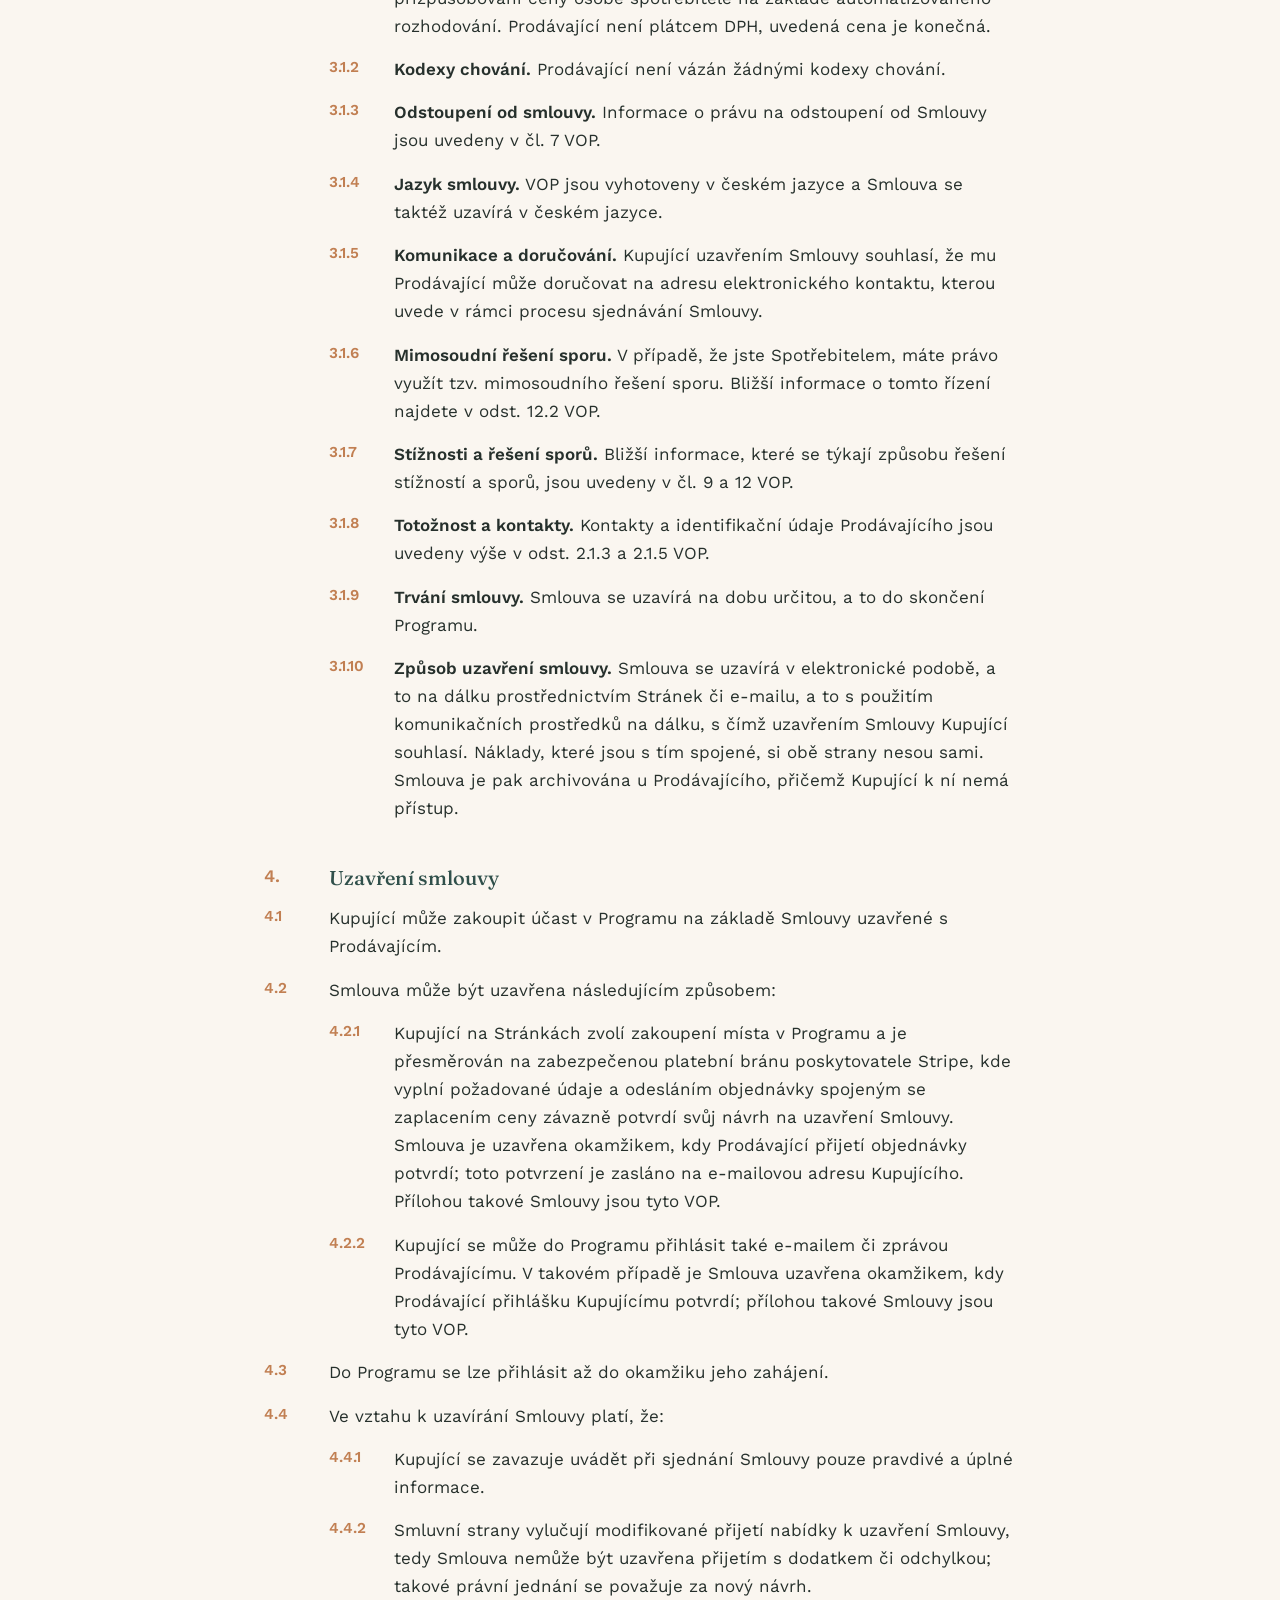
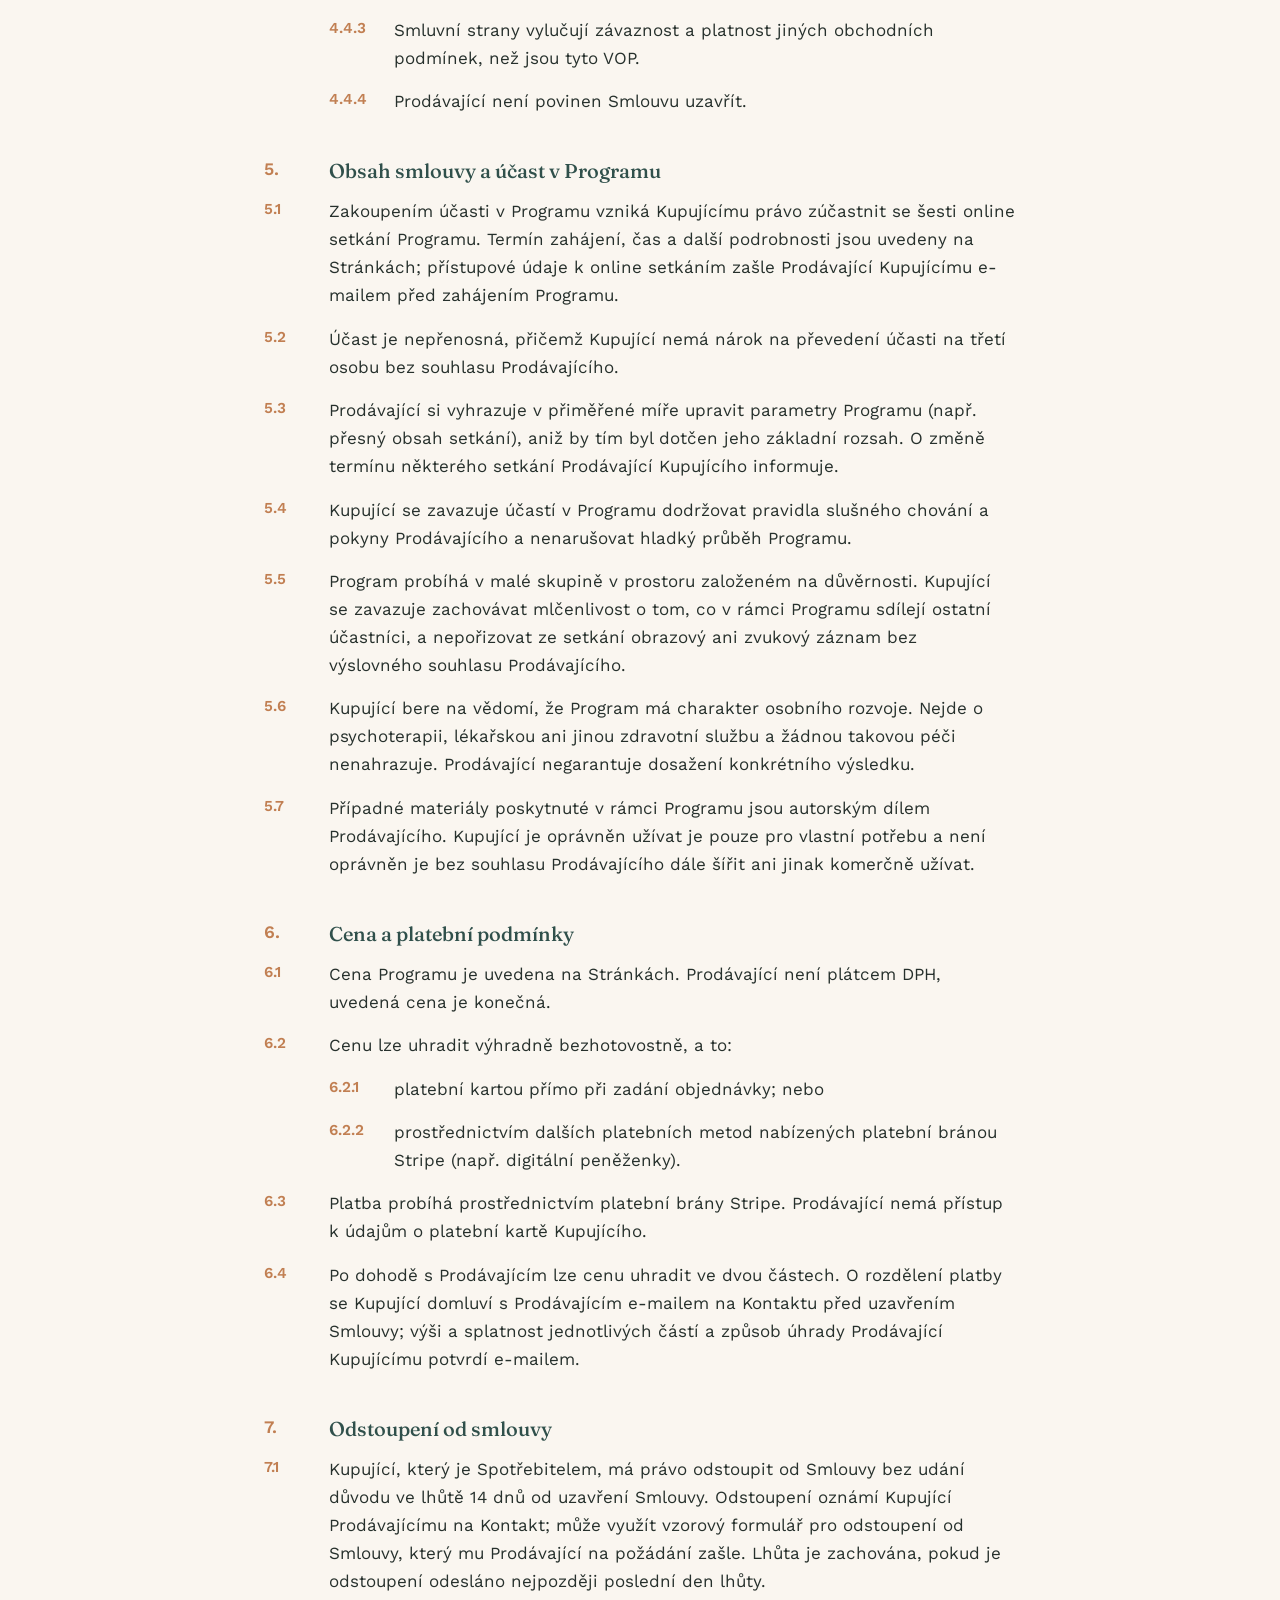
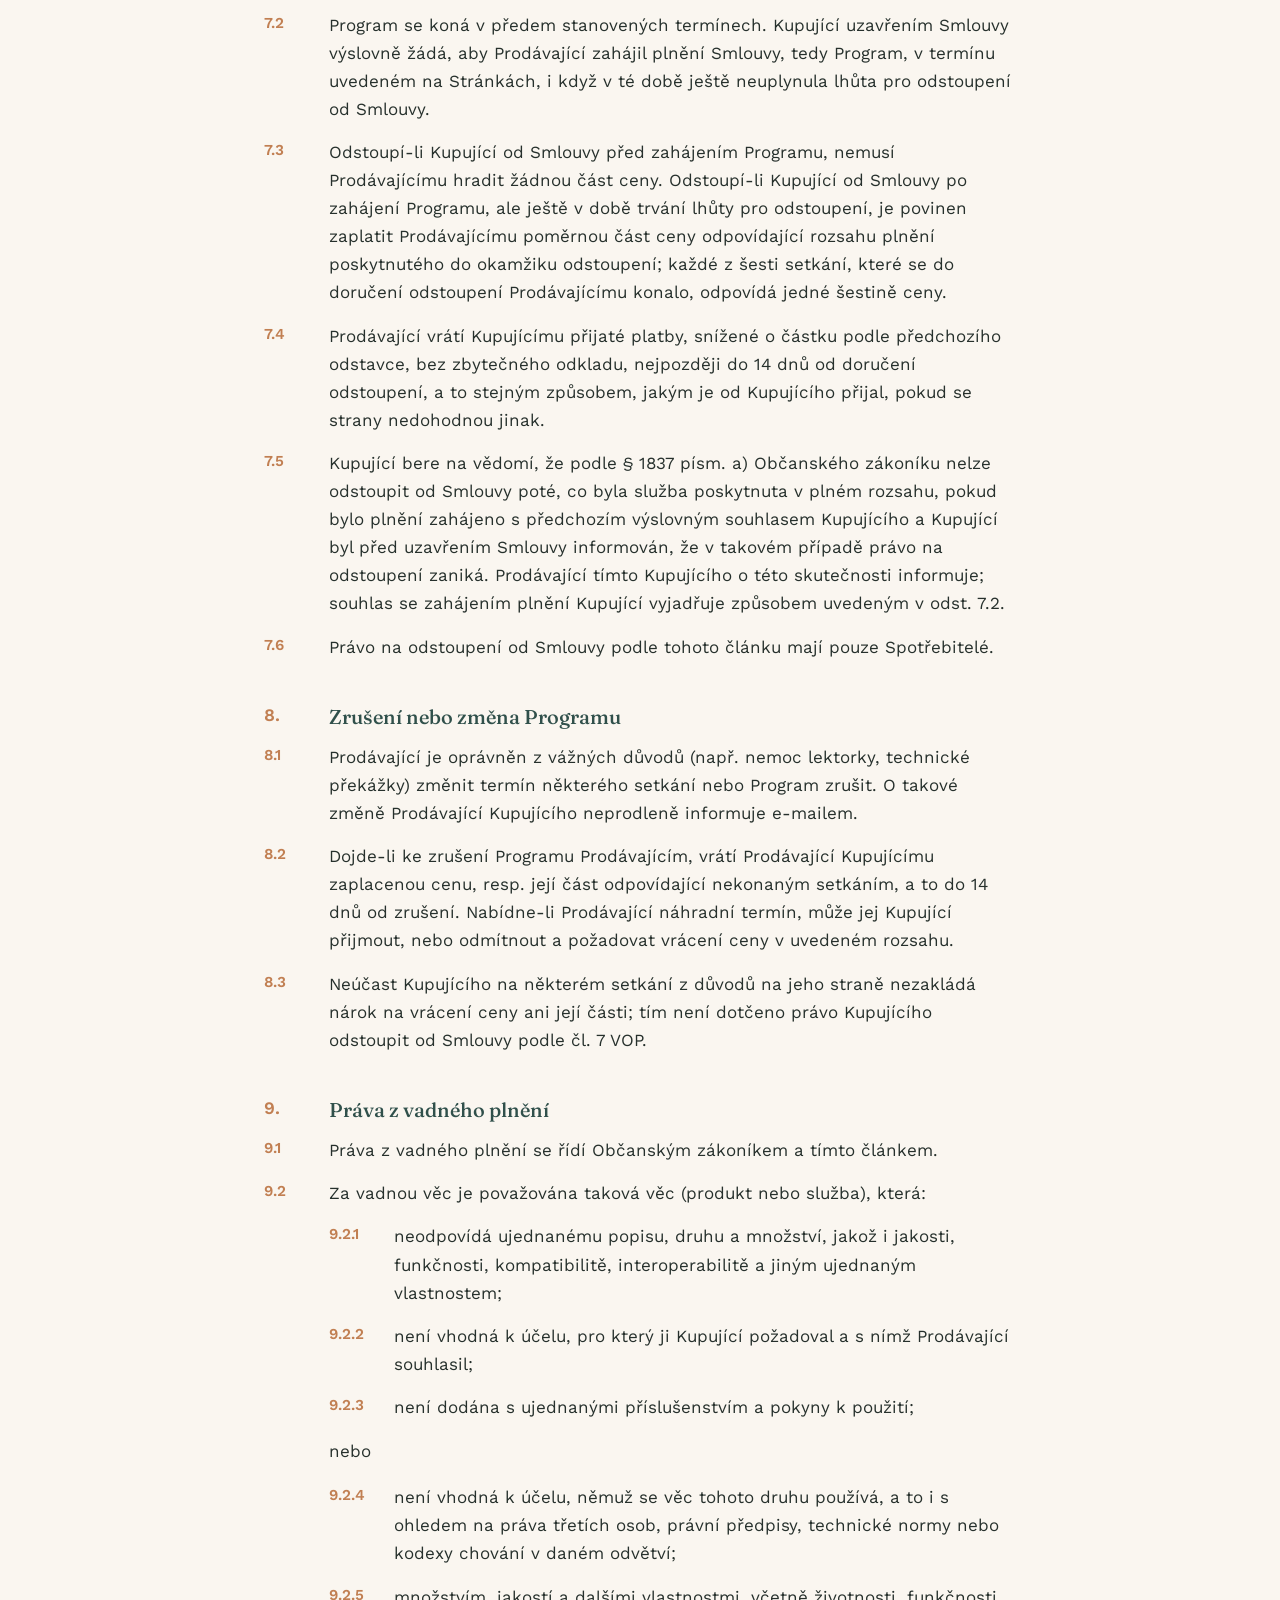
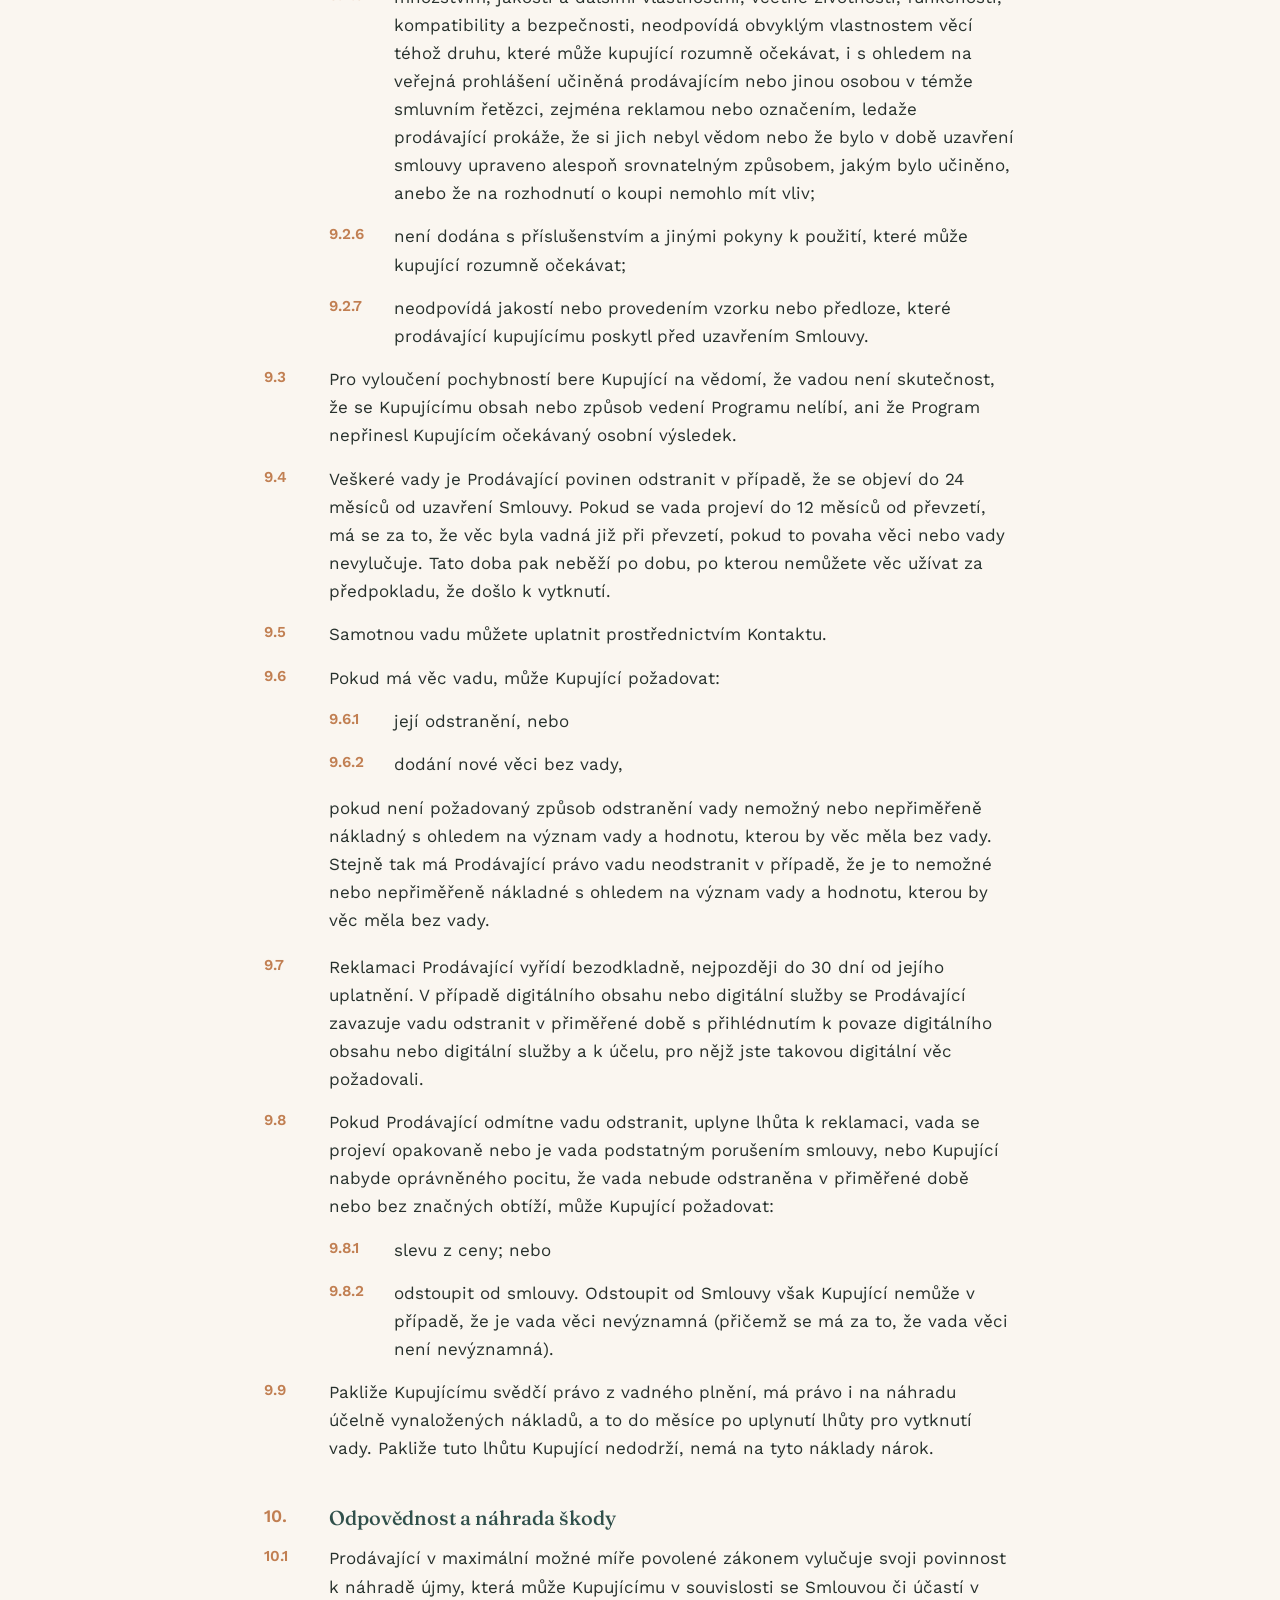
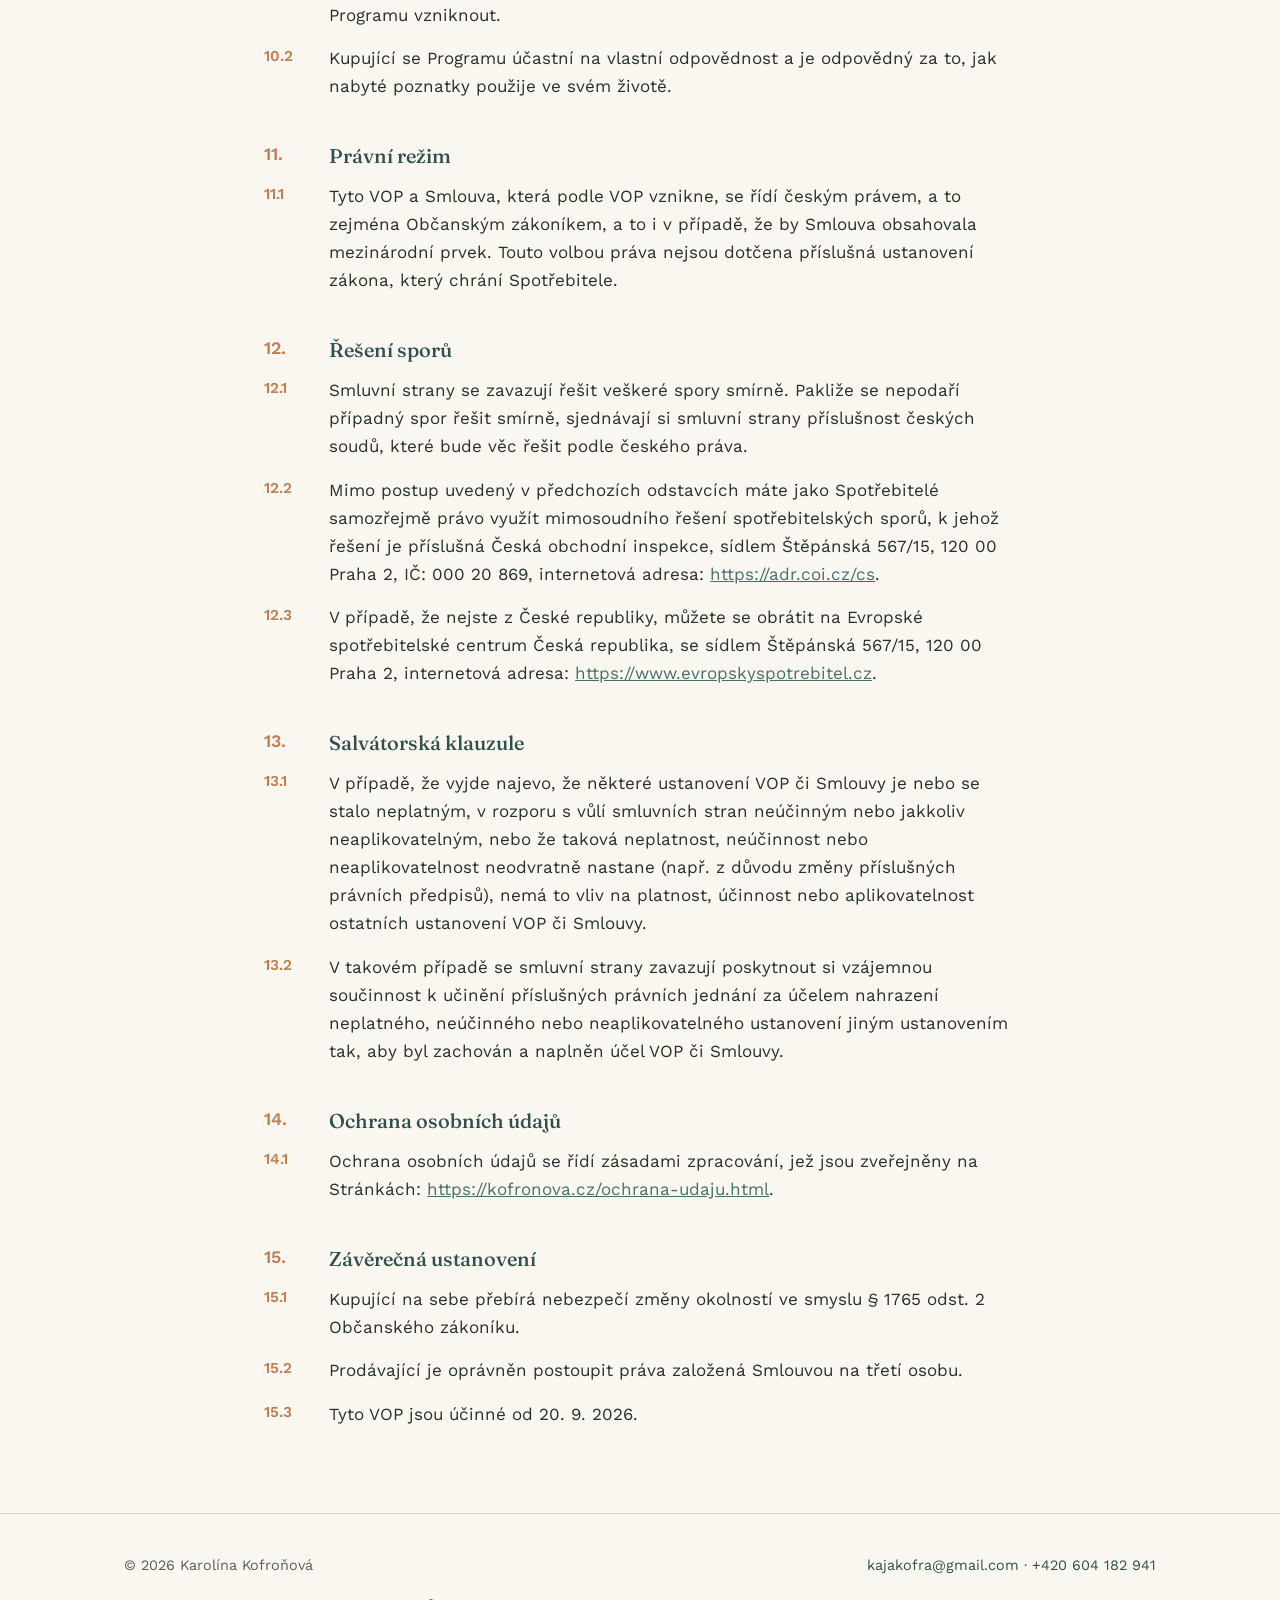
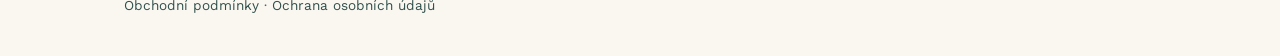
<file: obchodni-podminky.html>
<!DOCTYPE html>
<html lang="cs">
<head>
<meta charset="UTF-8">
<meta name="viewport" content="width=device-width, initial-scale=1.0">
<title>Všeobecné obchodní podmínky — Karolína Kofroňová</title>
<meta name="description" content="Všeobecné obchodní podmínky pro účast v programu Řekni svému štěstí ANO.">
<link rel="preload" href="assets/fonts/fraunces-latin.woff2" as="font" type="font/woff2" crossorigin>
<link rel="preload" href="assets/fonts/worksans-latin.woff2" as="font" type="font/woff2" crossorigin>
<link rel="stylesheet" href="assets/style.css">
</head>
<body>

<header class="site-header">
  <div class="wrap">
    <a class="brand" href="index.html">
      <img src="assets/logo-circle.png" alt="Karolína Kofroňová – logo">
      <span>
        <span class="brand-name">Karolína Kofroňová</span>
        <span class="brand-tagline">Hluboké naslouchání &amp; 3P</span>
      </span>
    </a>
    <button class="nav-toggle" aria-label="Otevřít menu" onclick="document.querySelector('.main-nav').classList.toggle('open')">☰</button>
    <nav class="main-nav">
      <a href="index.html">Úvod</a>
      <a href="o-mne.html">O mně</a>
      <a href="program-stesti.html">Řekni svému štěstí ANO</a>
      <a href="o-mne.html#kontakt">Kontakt</a>
    </nav>
  </div>
</header>

<section class="hero" style="padding-bottom:40px;">
  <div class="wrap" style="max-width:800px;">
    <span class="eyebrow">Právní informace</span>
    <h1>Všeobecné obchodní podmínky</h1>
    <p class="lede">Program Řekni svému štěstí ANO — Karolína Kofroňová</p>
  </div>
</section>
<section style="padding-top:10px;">
  <div class="wrap legal" style="max-width:800px;">
<h2 class="clause-h"><span class="num">1.</span> Úvodní ustanovení</h2>
<div class="clause"><span class="num">1.1</span><div>Tento dokument slouží jako všeobecné obchodní podmínky, které upravují právní vztahy vznikající při prodeji účasti v online programech pořádaných Karolínou Kofroňovou, zejména v programu Řekni svému štěstí ANO, prostřednictvím internetových stránek <a href="https://kofronova.cz">https://kofronova.cz</a> mezi Karolína Kofroňová, IČO 05282802 (dále „Prodávající“) a Kupujícím.</div></div>
<h2 class="clause-h"><span class="num">2.</span> Definice</h2>
<div class="clause"><span class="num">2.1</span><div>Pro účely těchto VOP se stanovují následující definice:</div></div>
<div class="clause l2"><span class="num">2.1.1</span><div><strong>Programem</strong> se rozumí online program Řekni svému štěstí ANO, který tvoří šest online setkání, každé v délce 2 hodin, pořádaných v malé skupině prostřednictvím videokonference. Termíny setkání, včetně data zahájení, jsou uvedeny na Stránkách.</div></div>
<div class="clause l2"><span class="num">2.1.2</span><div><strong>Kupujícím</strong> se rozumí osoba, jež s Prodávajícím uzavírá Smlouvu, jejíž obsah se řídí těmito VOP.</div></div>
<div class="clause l2"><span class="num">2.1.3</span><div><strong>Kontaktem</strong> se rozumí e-mail <a href="mailto:kajakofra@gmail.com">kajakofra@gmail.com</a>.</div></div>
<div class="clause l2"><span class="num">2.1.4</span><div><strong>Občanským zákoníkem</strong> se rozumí zákon č. 89/2012 Sb., občanský zákoník, ve znění pozdějších předpisů.</div></div>
<div class="clause l2"><span class="num">2.1.5</span><div><strong>Prodávajícím</strong> se rozumí Karolína Kofroňová, IČO 05282802, se sídlem Letenské náměstí 748/6, 170 00 Praha 7, fyzická osoba podnikající zapsaná v živnostenském rejstříku, e-mail: <a href="mailto:kajakofra@gmail.com">kajakofra@gmail.com</a>.</div></div>
<div class="clause l2"><span class="num">2.1.6</span><div><strong>Smlouvou</strong> se rozumí závazek mezi Prodávajícím a Kupujícím, na základě kterého Kupující od Prodávajícího nakupuje účast v Programu dle těchto VOP.</div></div>
<div class="clause l2"><span class="num">2.1.7</span><div><strong>Spotřebitelem</strong> se rozumí osoba, která uzavírá Smlouvu s Prodávajícím a není podnikatelem.</div></div>
<div class="clause l2"><span class="num">2.1.8</span><div><strong>Stránkami</strong> se rozumí internetové stránky <a href="https://kofronova.cz">https://kofronova.cz</a>.</div></div>
<div class="clause l2"><span class="num">2.1.9</span><div><strong>VOP</strong> se rozumí tyto všeobecné obchodní podmínky Prodávajícího.</div></div>
<h2 class="clause-h"><span class="num">3.</span> Informace před uzavřením smlouvy</h2>
<div class="clause"><span class="num">3.1</span><div>S ohledem na to, že Smlouva může být uzavírána se Spotřebitelem, dovolujeme si přehledně uvést následující informace:</div></div>
<div class="clause l2"><span class="num">3.1.1</span><div><strong>Cena a platba.</strong> Cena je uvedena na Stránkách, přičemž nedochází ke přizpůsobování ceny osobě spotřebitele na základě automatizovaného rozhodování. Prodávající není plátcem DPH, uvedená cena je konečná.</div></div>
<div class="clause l2"><span class="num">3.1.2</span><div><strong>Kodexy chování.</strong> Prodávající není vázán žádnými kodexy chování.</div></div>
<div class="clause l2"><span class="num">3.1.3</span><div><strong>Odstoupení od smlouvy.</strong> Informace o právu na odstoupení od Smlouvy jsou uvedeny v čl. 7 VOP.</div></div>
<div class="clause l2"><span class="num">3.1.4</span><div><strong>Jazyk smlouvy.</strong> VOP jsou vyhotoveny v českém jazyce a Smlouva se taktéž uzavírá v českém jazyce.</div></div>
<div class="clause l2"><span class="num">3.1.5</span><div><strong>Komunikace a doručování.</strong> Kupující uzavřením Smlouvy souhlasí, že mu Prodávající může doručovat na adresu elektronického kontaktu, kterou uvede v rámci procesu sjednávání Smlouvy.</div></div>
<div class="clause l2"><span class="num">3.1.6</span><div><strong>Mimosoudní řešení sporu.</strong> V případě, že jste Spotřebitelem, máte právo využít tzv. mimosoudního řešení sporu. Bližší informace o tomto řízení najdete v odst. 12.2 VOP.</div></div>
<div class="clause l2"><span class="num">3.1.7</span><div><strong>Stížnosti a řešení sporů.</strong> Bližší informace, které se týkají způsobu řešení stížností a sporů, jsou uvedeny v čl. 9 a 12 VOP.</div></div>
<div class="clause l2"><span class="num">3.1.8</span><div><strong>Totožnost a kontakty.</strong> Kontakty a identifikační údaje Prodávajícího jsou uvedeny výše v odst. 2.1.3 a 2.1.5 VOP.</div></div>
<div class="clause l2"><span class="num">3.1.9</span><div><strong>Trvání smlouvy.</strong> Smlouva se uzavírá na dobu určitou, a to do skončení Programu.</div></div>
<div class="clause l2"><span class="num">3.1.10</span><div><strong>Způsob uzavření smlouvy.</strong> Smlouva se uzavírá v elektronické podobě, a to na dálku prostřednictvím Stránek či e-mailu, a to s použitím komunikačních prostředků na dálku, s čímž uzavřením Smlouvy Kupující souhlasí. Náklady, které jsou s tím spojené, si obě strany nesou sami. Smlouva je pak archivována u Prodávajícího, přičemž Kupující k ní nemá přístup.</div></div>
<h2 class="clause-h"><span class="num">4.</span> Uzavření smlouvy</h2>
<div class="clause"><span class="num">4.1</span><div>Kupující může zakoupit účast v Programu na základě Smlouvy uzavřené s Prodávajícím.</div></div>
<div class="clause"><span class="num">4.2</span><div>Smlouva může být uzavřena následujícím způsobem:</div></div>
<div class="clause l2"><span class="num">4.2.1</span><div>Kupující na Stránkách zvolí zakoupení místa v Programu a je přesměrován na zabezpečenou platební bránu poskytovatele Stripe, kde vyplní požadované údaje a odesláním objednávky spojeným se zaplacením ceny závazně potvrdí svůj návrh na uzavření Smlouvy. Smlouva je uzavřena okamžikem, kdy Prodávající přijetí objednávky potvrdí; toto potvrzení je zasláno na e-mailovou adresu Kupujícího. Přílohou takové Smlouvy jsou tyto VOP.</div></div>
<div class="clause l2"><span class="num">4.2.2</span><div>Kupující se může do Programu přihlásit také e-mailem či zprávou Prodávajícímu. V takovém případě je Smlouva uzavřena okamžikem, kdy Prodávající přihlášku Kupujícímu potvrdí; přílohou takové Smlouvy jsou tyto VOP.</div></div>
<div class="clause"><span class="num">4.3</span><div>Do Programu se lze přihlásit až do okamžiku jeho zahájení.</div></div>
<div class="clause"><span class="num">4.4</span><div>Ve vztahu k uzavírání Smlouvy platí, že:</div></div>
<div class="clause l2"><span class="num">4.4.1</span><div>Kupující se zavazuje uvádět při sjednání Smlouvy pouze pravdivé a úplné informace.</div></div>
<div class="clause l2"><span class="num">4.4.2</span><div>Smluvní strany vylučují modifikované přijetí nabídky k uzavření Smlouvy, tedy Smlouva nemůže být uzavřena přijetím s dodatkem či odchylkou; takové právní jednání se považuje za nový návrh.</div></div>
<div class="clause l2"><span class="num">4.4.3</span><div>Smluvní strany vylučují závaznost a platnost jiných obchodních podmínek, než jsou tyto VOP.</div></div>
<div class="clause l2"><span class="num">4.4.4</span><div>Prodávající není povinen Smlouvu uzavřít.</div></div>
<h2 class="clause-h"><span class="num">5.</span> Obsah smlouvy a účast v Programu</h2>
<div class="clause"><span class="num">5.1</span><div>Zakoupením účasti v Programu vzniká Kupujícímu právo zúčastnit se šesti online setkání Programu. Termín zahájení, čas a další podrobnosti jsou uvedeny na Stránkách; přístupové údaje k online setkáním zašle Prodávající Kupujícímu e-mailem před zahájením Programu.</div></div>
<div class="clause"><span class="num">5.2</span><div>Účast je nepřenosná, přičemž Kupující nemá nárok na převedení účasti na třetí osobu bez souhlasu Prodávajícího.</div></div>
<div class="clause"><span class="num">5.3</span><div>Prodávající si vyhrazuje v přiměřené míře upravit parametry Programu (např. přesný obsah setkání), aniž by tím byl dotčen jeho základní rozsah. O změně termínu některého setkání Prodávající Kupujícího informuje.</div></div>
<div class="clause"><span class="num">5.4</span><div>Kupující se zavazuje účastí v Programu dodržovat pravidla slušného chování a pokyny Prodávajícího a nenarušovat hladký průběh Programu.</div></div>
<div class="clause"><span class="num">5.5</span><div>Program probíhá v malé skupině v prostoru založeném na důvěrnosti. Kupující se zavazuje zachovávat mlčenlivost o tom, co v rámci Programu sdílejí ostatní účastníci, a nepořizovat ze setkání obrazový ani zvukový záznam bez výslovného souhlasu Prodávajícího.</div></div>
<div class="clause"><span class="num">5.6</span><div>Kupující bere na vědomí, že Program má charakter osobního rozvoje. Nejde o psychoterapii, lékařskou ani jinou zdravotní službu a žádnou takovou péči nenahrazuje. Prodávající negarantuje dosažení konkrétního výsledku.</div></div>
<div class="clause"><span class="num">5.7</span><div>Případné materiály poskytnuté v rámci Programu jsou autorským dílem Prodávajícího. Kupující je oprávněn užívat je pouze pro vlastní potřebu a není oprávněn je bez souhlasu Prodávajícího dále šířit ani jinak komerčně užívat.</div></div>
<h2 class="clause-h"><span class="num">6.</span> Cena a platební podmínky</h2>
<div class="clause"><span class="num">6.1</span><div>Cena Programu je uvedena na Stránkách. Prodávající není plátcem DPH, uvedená cena je konečná.</div></div>
<div class="clause"><span class="num">6.2</span><div>Cenu lze uhradit výhradně bezhotovostně, a to:</div></div>
<div class="clause l2"><span class="num">6.2.1</span><div>platební kartou přímo při zadání objednávky; nebo</div></div>
<div class="clause l2"><span class="num">6.2.2</span><div>prostřednictvím dalších platebních metod nabízených platební bránou Stripe (např. digitální peněženky).</div></div>
<div class="clause"><span class="num">6.3</span><div>Platba probíhá prostřednictvím platební brány Stripe. Prodávající nemá přístup k údajům o platební kartě Kupujícího.</div></div>
<div class="clause"><span class="num">6.4</span><div>Po dohodě s Prodávajícím lze cenu uhradit ve dvou částech. O rozdělení platby se Kupující domluví s Prodávajícím e-mailem na Kontaktu před uzavřením Smlouvy; výši a splatnost jednotlivých částí a způsob úhrady Prodávající Kupujícímu potvrdí e-mailem.</div></div>
<h2 class="clause-h"><span class="num">7.</span> Odstoupení od smlouvy</h2>
<div class="clause"><span class="num">7.1</span><div>Kupující, který je Spotřebitelem, má právo odstoupit od Smlouvy bez udání důvodu ve lhůtě 14 dnů od uzavření Smlouvy. Odstoupení oznámí Kupující Prodávajícímu na Kontakt; může využít vzorový formulář pro odstoupení od Smlouvy, který mu Prodávající na požádání zašle. Lhůta je zachována, pokud je odstoupení odesláno nejpozději poslední den lhůty.</div></div>
<div class="clause"><span class="num">7.2</span><div>Program se koná v předem stanovených termínech. Kupující uzavřením Smlouvy výslovně žádá, aby Prodávající zahájil plnění Smlouvy, tedy Program, v termínu uvedeném na Stránkách, i když v té době ještě neuplynula lhůta pro odstoupení od Smlouvy.</div></div>
<div class="clause"><span class="num">7.3</span><div>Odstoupí-li Kupující od Smlouvy před zahájením Programu, nemusí Prodávajícímu hradit žádnou část ceny. Odstoupí-li Kupující od Smlouvy po zahájení Programu, ale ještě v době trvání lhůty pro odstoupení, je povinen zaplatit Prodávajícímu poměrnou část ceny odpovídající rozsahu plnění poskytnutého do okamžiku odstoupení; každé z šesti setkání, které se do doručení odstoupení Prodávajícímu konalo, odpovídá jedné šestině ceny.</div></div>
<div class="clause"><span class="num">7.4</span><div>Prodávající vrátí Kupujícímu přijaté platby, snížené o částku podle předchozího odstavce, bez zbytečného odkladu, nejpozději do 14 dnů od doručení odstoupení, a to stejným způsobem, jakým je od Kupujícího přijal, pokud se strany nedohodnou jinak.</div></div>
<div class="clause"><span class="num">7.5</span><div>Kupující bere na vědomí, že podle § 1837 písm. a) Občanského zákoníku nelze odstoupit od Smlouvy poté, co byla služba poskytnuta v plném rozsahu, pokud bylo plnění zahájeno s předchozím výslovným souhlasem Kupujícího a Kupující byl před uzavřením Smlouvy informován, že v takovém případě právo na odstoupení zaniká. Prodávající tímto Kupujícího o této skutečnosti informuje; souhlas se zahájením plnění Kupující vyjadřuje způsobem uvedeným v odst. 7.2.</div></div>
<div class="clause"><span class="num">7.6</span><div>Právo na odstoupení od Smlouvy podle tohoto článku mají pouze Spotřebitelé.</div></div>
<h2 class="clause-h"><span class="num">8.</span> Zrušení nebo změna Programu</h2>
<div class="clause"><span class="num">8.1</span><div>Prodávající je oprávněn z vážných důvodů (např. nemoc lektorky, technické překážky) změnit termín některého setkání nebo Program zrušit. O takové změně Prodávající Kupujícího neprodleně informuje e-mailem.</div></div>
<div class="clause"><span class="num">8.2</span><div>Dojde-li ke zrušení Programu Prodávajícím, vrátí Prodávající Kupujícímu zaplacenou cenu, resp. její část odpovídající nekonaným setkáním, a to do 14 dnů od zrušení. Nabídne-li Prodávající náhradní termín, může jej Kupující přijmout, nebo odmítnout a požadovat vrácení ceny v uvedeném rozsahu.</div></div>
<div class="clause"><span class="num">8.3</span><div>Neúčast Kupujícího na některém setkání z důvodů na jeho straně nezakládá nárok na vrácení ceny ani její části; tím není dotčeno právo Kupujícího odstoupit od Smlouvy podle čl. 7 VOP.</div></div>
<h2 class="clause-h"><span class="num">9.</span> Práva z vadného plnění</h2>
<div class="clause"><span class="num">9.1</span><div>Práva z vadného plnění se řídí Občanským zákoníkem a tímto článkem.</div></div>
<div class="clause"><span class="num">9.2</span><div>Za vadnou věc je považována taková věc (produkt nebo služba), která:</div></div>
<div class="clause l2"><span class="num">9.2.1</span><div>neodpovídá ujednanému popisu, druhu a množství, jakož i jakosti, funkčnosti, kompatibilitě, interoperabilitě a jiným ujednaným vlastnostem;</div></div>
<div class="clause l2"><span class="num">9.2.2</span><div>není vhodná k účelu, pro který ji Kupující požadoval a s nímž Prodávající souhlasil;</div></div>
<div class="clause l2"><span class="num">9.2.3</span><div>není dodána s ujednanými příslušenstvím a pokyny k použití;</div></div>
<p>nebo</p>
<div class="clause l2"><span class="num">9.2.4</span><div>není vhodná k účelu, němuž se věc tohoto druhu používá, a to i s ohledem na práva třetích osob, právní předpisy, technické normy nebo kodexy chování v daném odvětví;</div></div>
<div class="clause l2"><span class="num">9.2.5</span><div>množstvím, jakostí a dalšími vlastnostmi, včetně životnosti, funkčnosti, kompatibility a bezpečnosti, neodpovídá obvyklým vlastnostem věcí téhož druhu, které může kupující rozumně očekávat, i s ohledem na veřejná prohlášení učiněná prodávajícím nebo jinou osobou v témže smluvním řetězci, zejména reklamou nebo označením, ledaže prodávající prokáže, že si jich nebyl vědom nebo že bylo v době uzavření smlouvy upraveno alespoň srovnatelným způsobem, jakým bylo učiněno, anebo že na rozhodnutí o koupi nemohlo mít vliv;</div></div>
<div class="clause l2"><span class="num">9.2.6</span><div>není dodána s příslušenstvím a jinými pokyny k použití, které může kupující rozumně očekávat;</div></div>
<div class="clause l2"><span class="num">9.2.7</span><div>neodpovídá jakostí nebo provedením vzorku nebo předloze, které prodávající kupujícímu poskytl před uzavřením Smlouvy.</div></div>
<div class="clause"><span class="num">9.3</span><div>Pro vyloučení pochybností bere Kupující na vědomí, že vadou není skutečnost, že se Kupujícímu obsah nebo způsob vedení Programu nelíbí, ani že Program nepřinesl Kupujícím očekávaný osobní výsledek.</div></div>
<div class="clause"><span class="num">9.4</span><div>Veškeré vady je Prodávající povinen odstranit v případě, že se objeví do 24 měsíců od uzavření Smlouvy. Pokud se vada projeví do 12 měsíců od převzetí, má se za to, že věc byla vadná již při převzetí, pokud to povaha věci nebo vady nevylučuje. Tato doba pak neběží po dobu, po kterou nemůžete věc užívat za předpokladu, že došlo k vytknutí.</div></div>
<div class="clause"><span class="num">9.5</span><div>Samotnou vadu můžete uplatnit prostřednictvím Kontaktu.</div></div>
<div class="clause"><span class="num">9.6</span><div>Pokud má věc vadu, může Kupující požadovat:</div></div>
<div class="clause l2"><span class="num">9.6.1</span><div>její odstranění, nebo</div></div>
<div class="clause l2"><span class="num">9.6.2</span><div>dodání nové věci bez vady,</div></div>
<p>pokud není požadovaný způsob odstranění vady nemožný nebo nepřiměřeně nákladný s ohledem na význam vady a hodnotu, kterou by věc měla bez vady. Stejně tak má Prodávající právo vadu neodstranit v případě, že je to nemožné nebo nepřiměřeně nákladné s ohledem na význam vady a hodnotu, kterou by věc měla bez vady.</p>
<div class="clause"><span class="num">9.7</span><div>Reklamaci Prodávající vyřídí bezodkladně, nejpozději do 30 dní od jejího uplatnění. V případě digitálního obsahu nebo digitální služby se Prodávající zavazuje vadu odstranit v přiměřené době s přihlédnutím k povaze digitálního obsahu nebo digitální služby a k účelu, pro nějž jste takovou digitální věc požadovali.</div></div>
<div class="clause"><span class="num">9.8</span><div>Pokud Prodávající odmítne vadu odstranit, uplyne lhůta k reklamaci, vada se projeví opakovaně nebo je vada podstatným porušením smlouvy, nebo Kupující nabyde oprávněného pocitu, že vada nebude odstraněna v přiměřené době nebo bez značných obtíží, může Kupující požadovat:</div></div>
<div class="clause l2"><span class="num">9.8.1</span><div>slevu z ceny; nebo</div></div>
<div class="clause l2"><span class="num">9.8.2</span><div>odstoupit od smlouvy. Odstoupit od Smlouvy však Kupující nemůže v případě, že je vada věci nevýznamná (přičemž se má za to, že vada věci není nevýznamná).</div></div>
<div class="clause"><span class="num">9.9</span><div>Pakliže Kupujícímu svědčí právo z vadného plnění, má právo i na náhradu účelně vynaložených nákladů, a to do měsíce po uplynutí lhůty pro vytknutí vady. Pakliže tuto lhůtu Kupující nedodrží, nemá na tyto náklady nárok.</div></div>
<h2 class="clause-h"><span class="num">10.</span> Odpovědnost a náhrada škody</h2>
<div class="clause"><span class="num">10.1</span><div>Prodávající v maximální možné míře povolené zákonem vylučuje svoji povinnost k náhradě újmy, která může Kupujícímu v souvislosti se Smlouvou či účastí v Programu vzniknout.</div></div>
<div class="clause"><span class="num">10.2</span><div>Kupující se Programu účastní na vlastní odpovědnost a je odpovědný za to, jak nabyté poznatky použije ve svém životě.</div></div>
<h2 class="clause-h"><span class="num">11.</span> Právní režim</h2>
<div class="clause"><span class="num">11.1</span><div>Tyto VOP a Smlouva, která podle VOP vznikne, se řídí českým právem, a to zejména Občanským zákoníkem, a to i v případě, že by Smlouva obsahovala mezinárodní prvek. Touto volbou práva nejsou dotčena příslušná ustanovení zákona, který chrání Spotřebitele.</div></div>
<h2 class="clause-h"><span class="num">12.</span> Řešení sporů</h2>
<div class="clause"><span class="num">12.1</span><div>Smluvní strany se zavazují řešit veškeré spory smírně. Pakliže se nepodaří případný spor řešit smírně, sjednávají si smluvní strany příslušnost českých soudů, které bude věc řešit podle českého práva.</div></div>
<div class="clause"><span class="num">12.2</span><div>Mimo postup uvedený v předchozích odstavcích máte jako Spotřebitelé samozřejmě právo využít mimosoudního řešení spotřebitelských sporů, k jehož řešení je příslušná Česká obchodní inspekce, sídlem Štěpánská 567/15, 120 00 Praha 2, IČ: 000 20 869, internetová adresa: <a href="https://adr.coi.cz/cs" target="_blank" rel="noopener">https://adr.coi.cz/cs</a>.</div></div>
<div class="clause"><span class="num">12.3</span><div>V případě, že nejste z České republiky, můžete se obrátit na Evropské spotřebitelské centrum Česká republika, se sídlem Štěpánská 567/15, 120 00 Praha 2, internetová adresa: <a href="https://www.evropskyspotrebitel.cz" target="_blank" rel="noopener">https://www.evropskyspotrebitel.cz</a>.</div></div>
<h2 class="clause-h"><span class="num">13.</span> Salvátorská klauzule</h2>
<div class="clause"><span class="num">13.1</span><div>V případě, že vyjde najevo, že některé ustanovení VOP či Smlouvy je nebo se stalo neplatným, v rozporu s vůlí smluvních stran neúčinným nebo jakkoliv neaplikovatelným, nebo že taková neplatnost, neúčinnost nebo neaplikovatelnost neodvratně nastane (např. z důvodu změny příslušných právních předpisů), nemá to vliv na platnost, účinnost nebo aplikovatelnost ostatních ustanovení VOP či Smlouvy.</div></div>
<div class="clause"><span class="num">13.2</span><div>V takovém případě se smluvní strany zavazují poskytnout si vzájemnou součinnost k učinění příslušných právních jednání za účelem nahrazení neplatného, neúčinného nebo neaplikovatelného ustanovení jiným ustanovením tak, aby byl zachován a naplněn účel VOP či Smlouvy.</div></div>
<h2 class="clause-h"><span class="num">14.</span> Ochrana osobních údajů</h2>
<div class="clause"><span class="num">14.1</span><div>Ochrana osobních údajů se řídí zásadami zpracování, jež jsou zveřejněny na Stránkách: <a href="https://kofronova.cz/ochrana-udaju.html">https://kofronova.cz/ochrana-udaju.html</a>.</div></div>
<h2 class="clause-h"><span class="num">15.</span> Závěrečná ustanovení</h2>
<div class="clause"><span class="num">15.1</span><div>Kupující na sebe přebírá nebezpečí změny okolností ve smyslu § 1765 odst. 2 Občanského zákoníku.</div></div>
<div class="clause"><span class="num">15.2</span><div>Prodávající je oprávněn postoupit práva založená Smlouvou na třetí osobu.</div></div>
<div class="clause"><span class="num">15.3</span><div>Tyto VOP jsou účinné od 20. 9. 2026.</div></div>
  </div>
</section>

<footer>
  <div class="wrap">
    <span>© <span id="year"></span> Karolína Kofroňová</span>
    <span><a href="mailto:kajakofra@gmail.com">kajakofra@gmail.com</a> · <a href="tel:+420604182941">+420 604 182 941</a></span>
    <span class="footer-legal"><a href="obchodni-podminky.html">Obchodní podmínky</a> · <a href="ochrana-udaju.html">Ochrana osobních údajů</a></span>
  </div>
</footer>
<script>document.getElementById('year').textContent = new Date().getFullYear();</script>
</body>
</html>
</file>
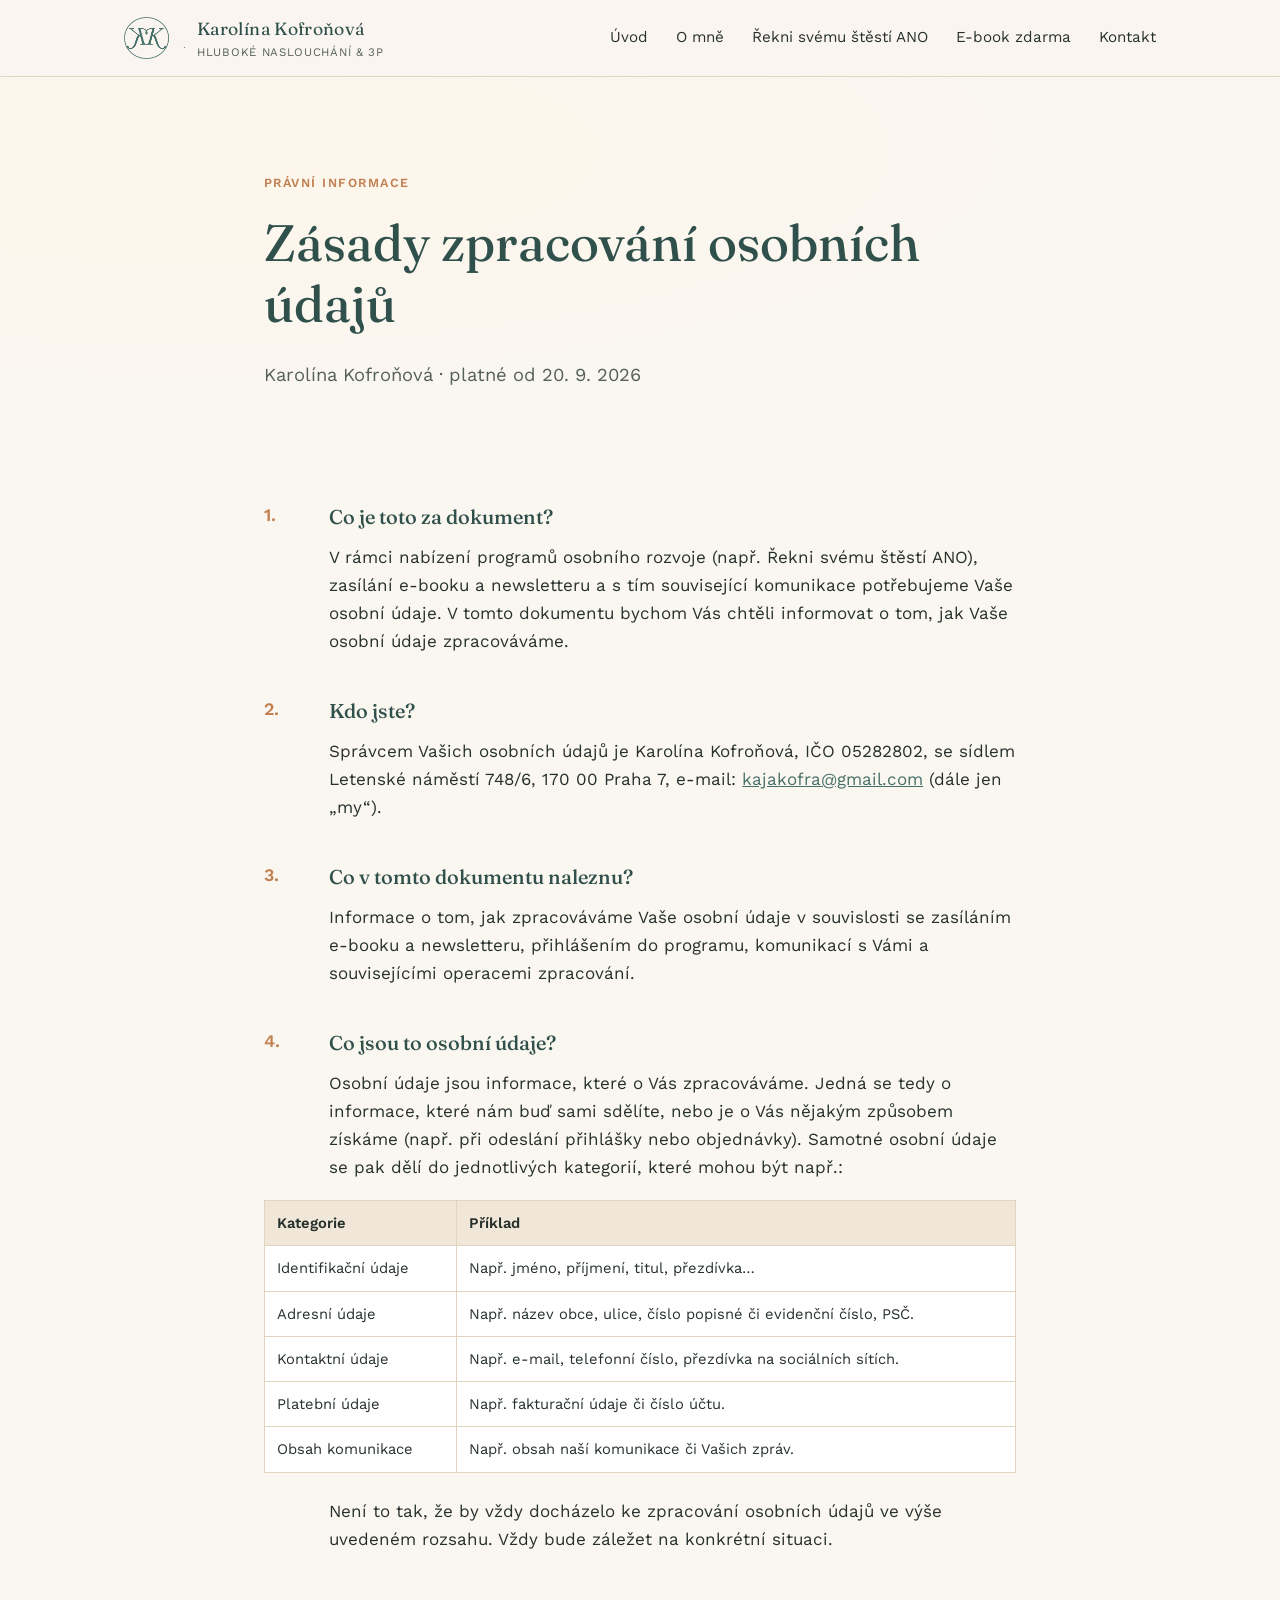
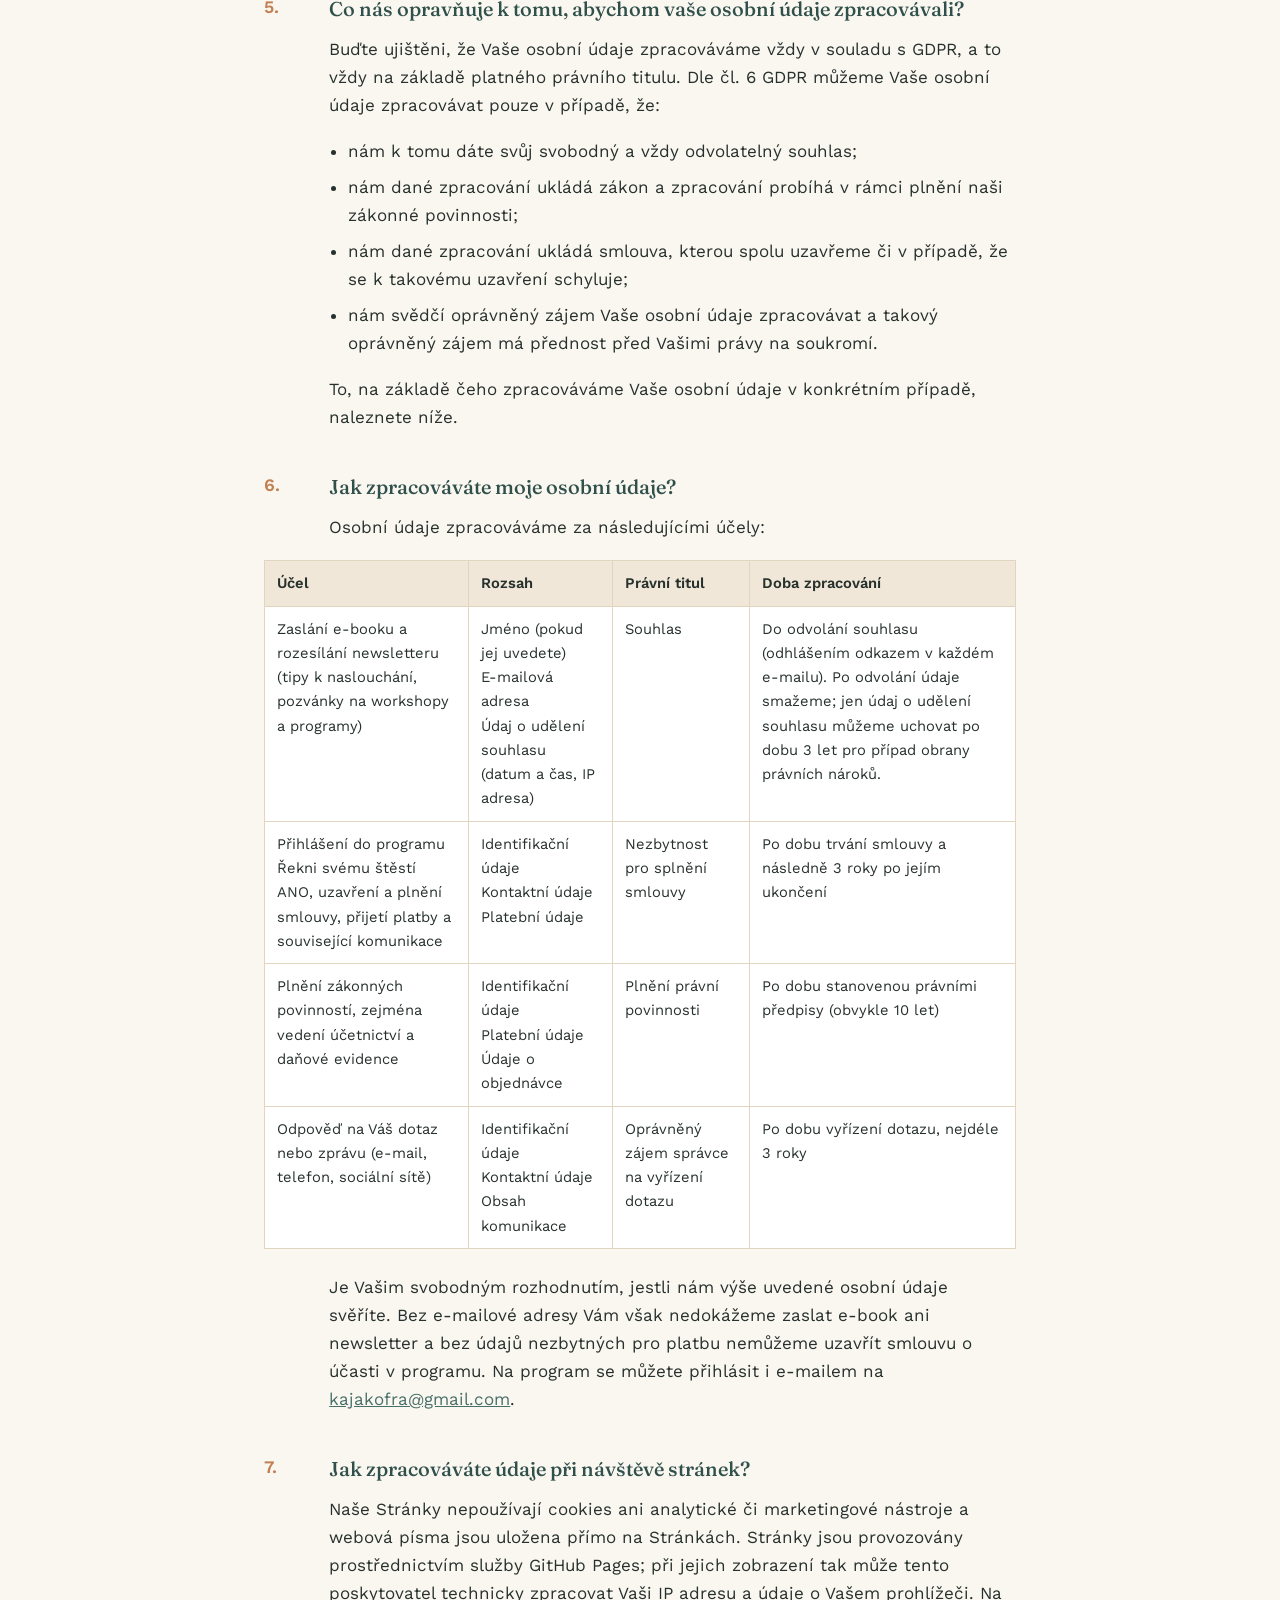
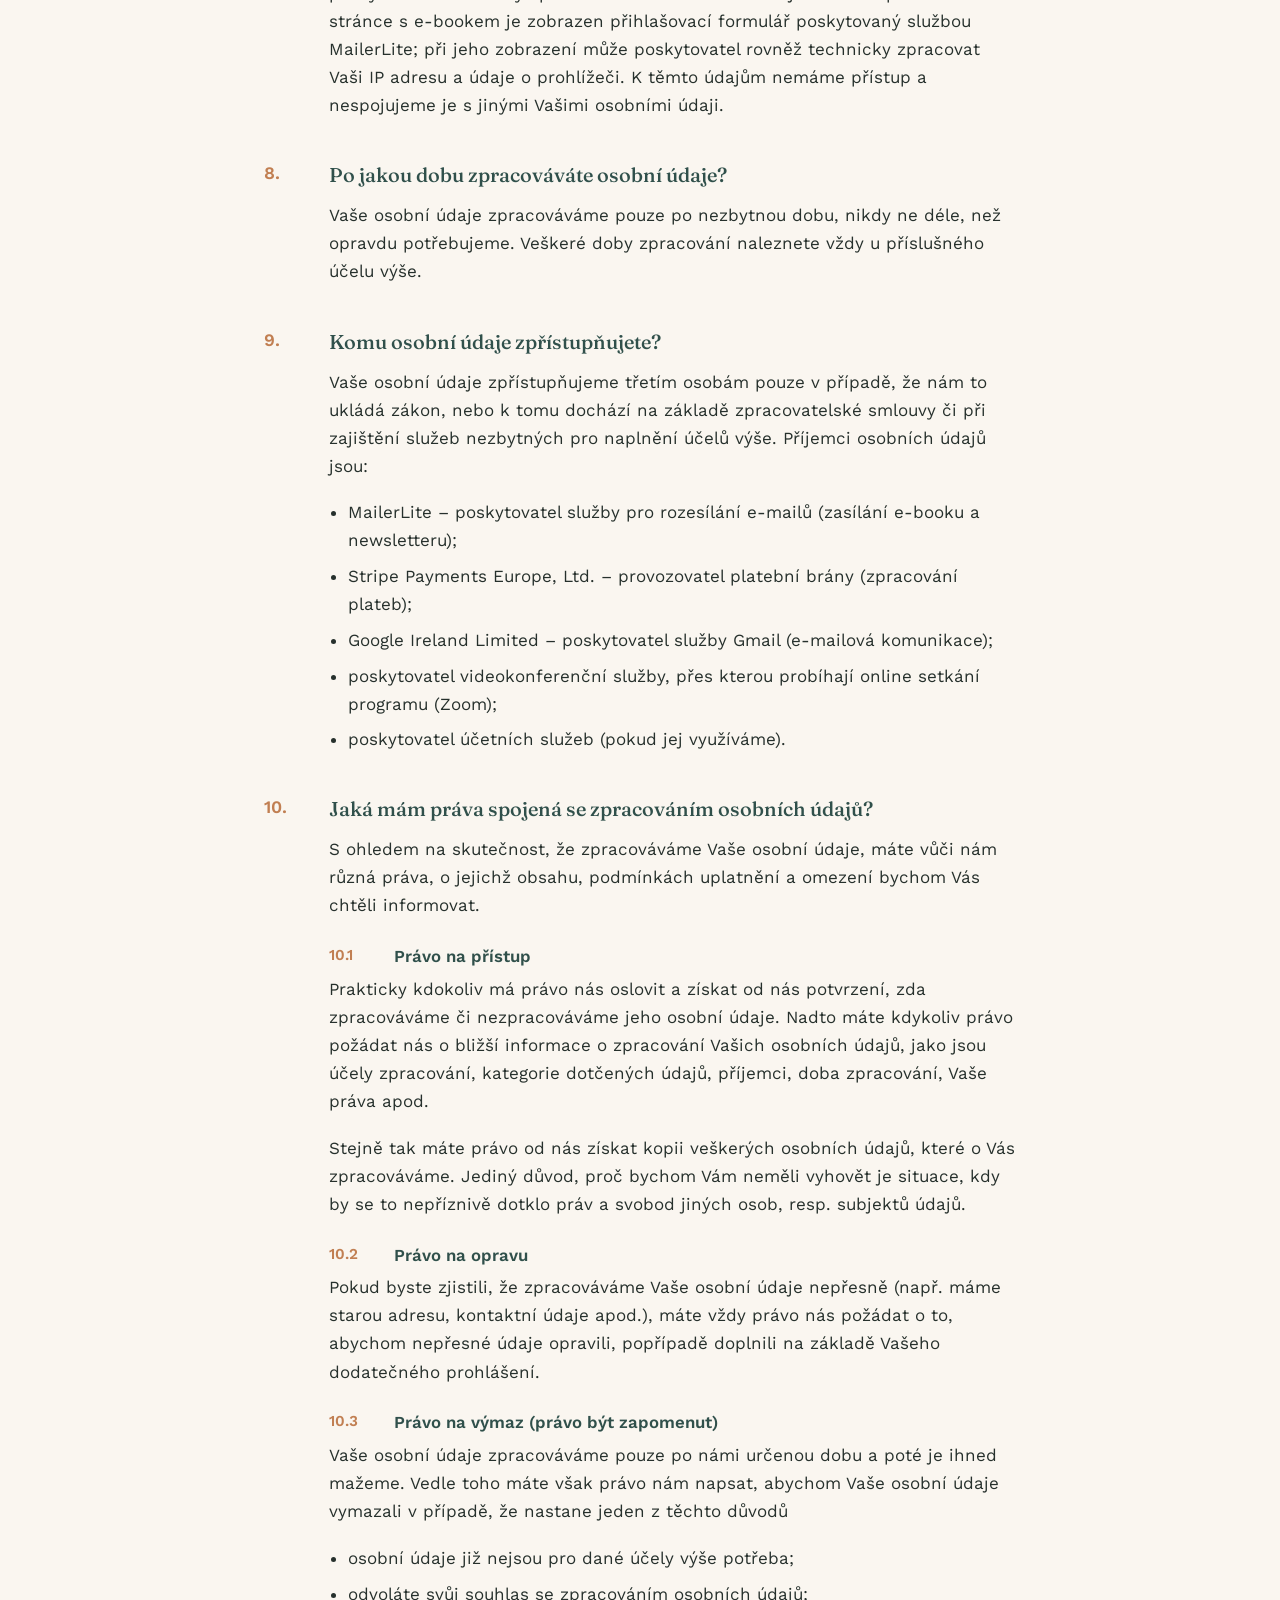
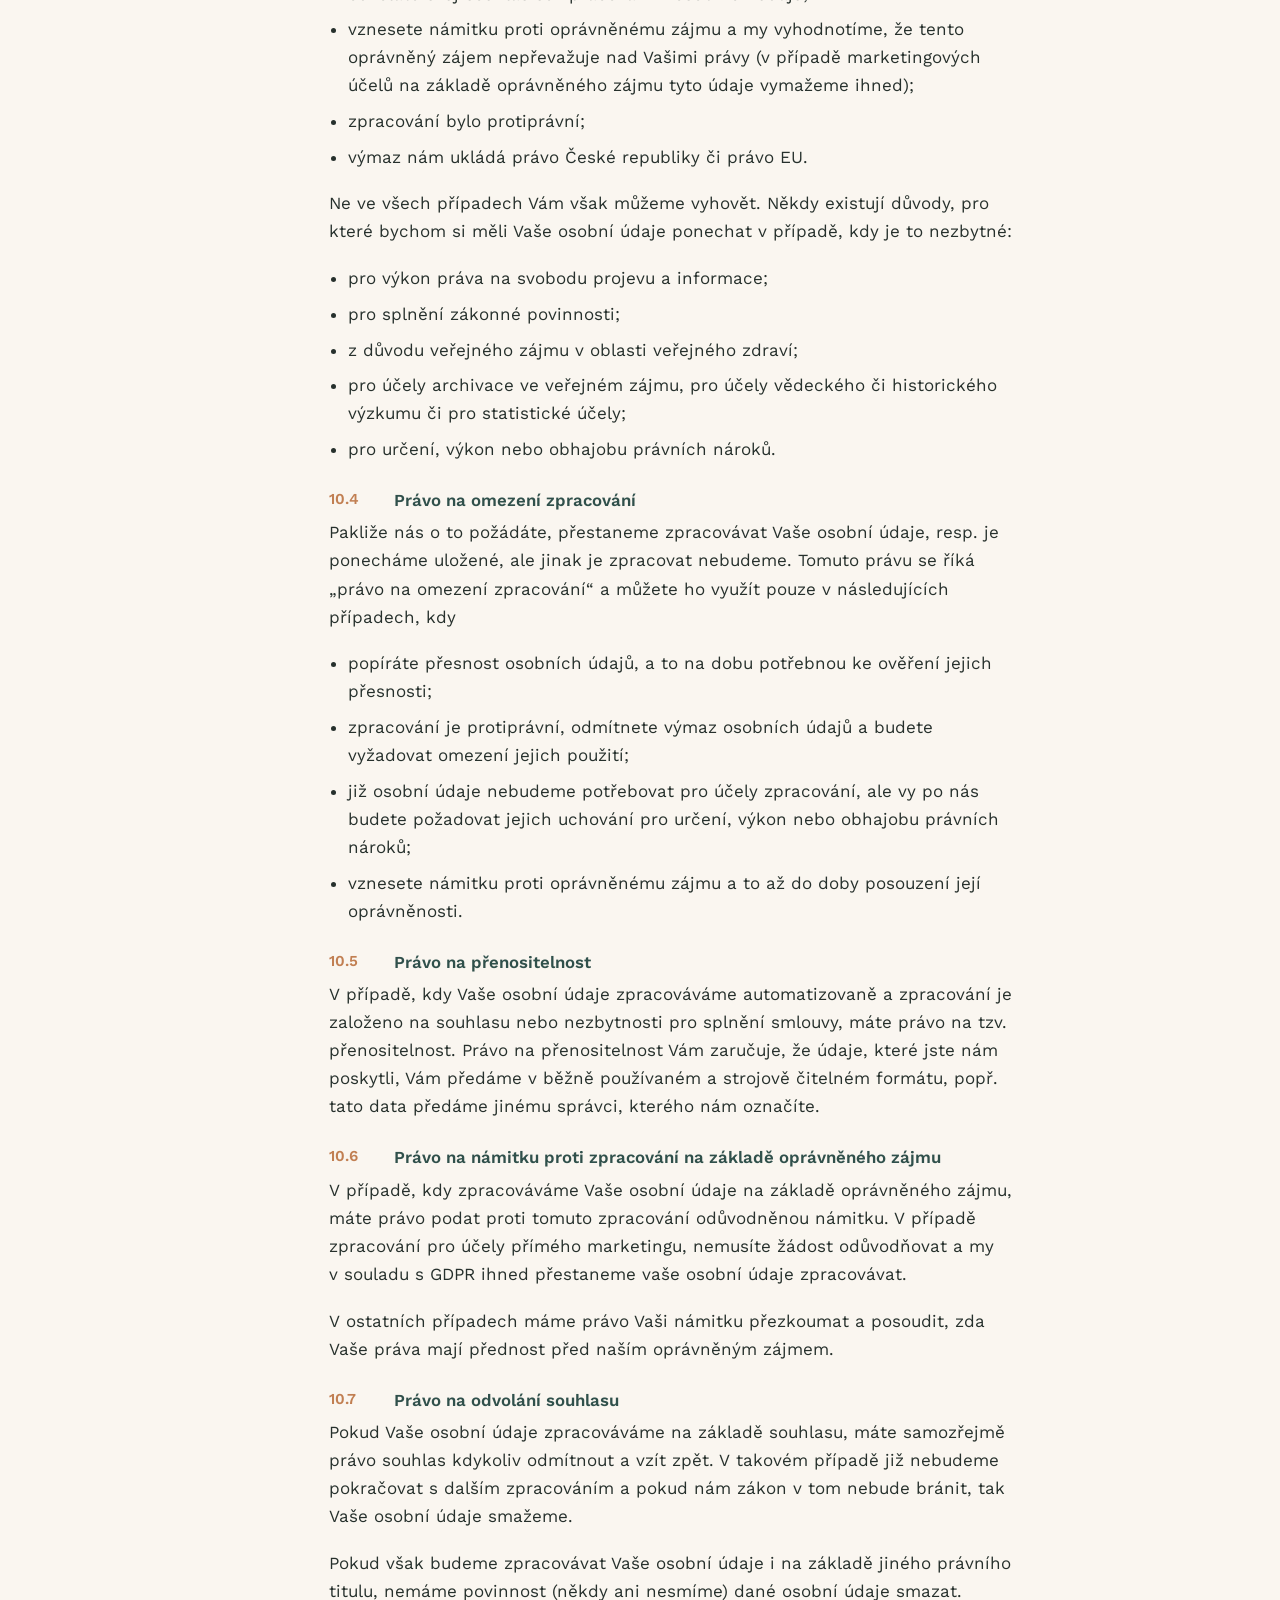
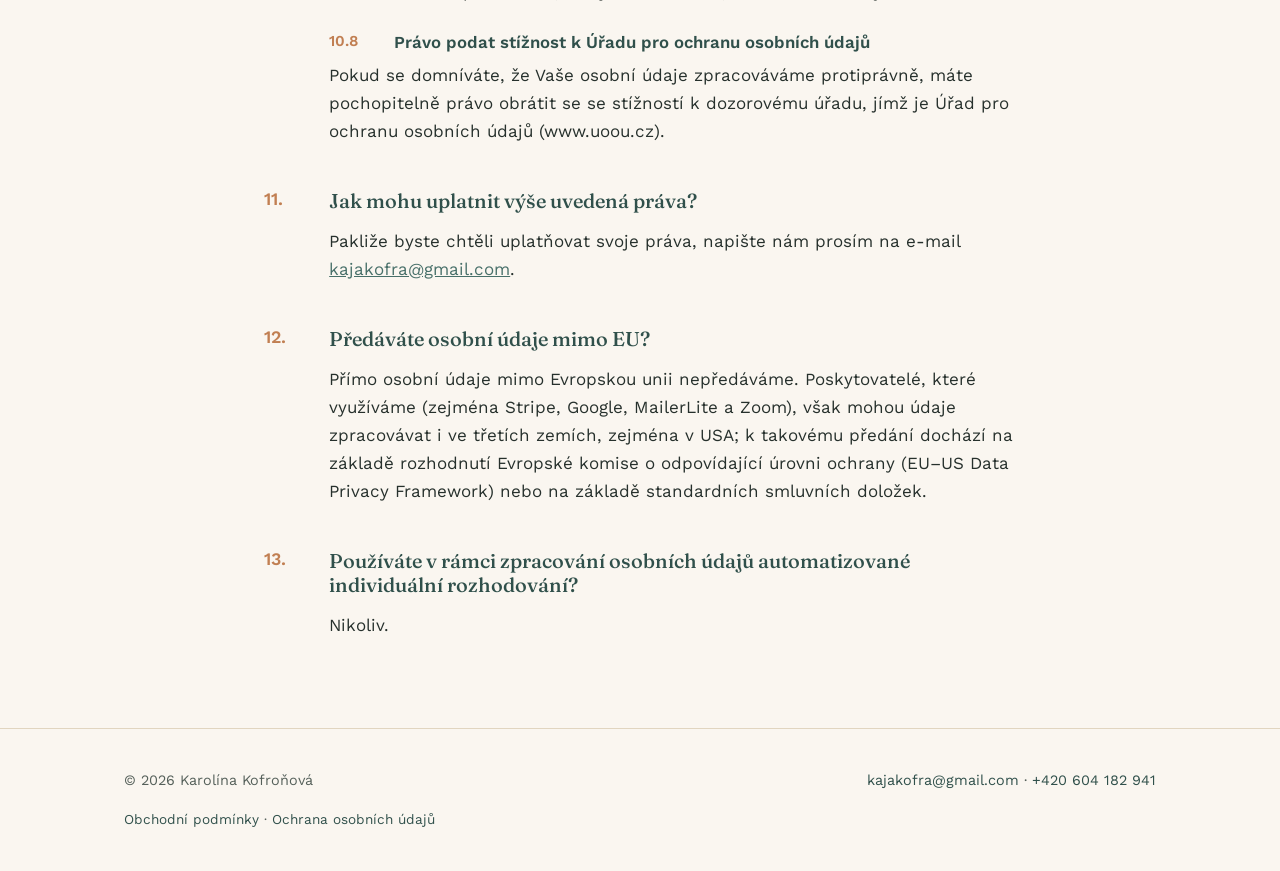
<file: ochrana-udaju.html>
<!DOCTYPE html>
<html lang="cs">
<head>
<meta charset="UTF-8">
<meta name="viewport" content="width=device-width, initial-scale=1.0">
<title>Zásady zpracování osobních údajů — Karolína Kofroňová</title>
<meta name="description" content="Jak zpracovávám osobní údaje při zasílání e-booku a newsletteru a při přihlášení do programu.">
<link rel="preload" href="assets/fonts/fraunces-latin.woff2" as="font" type="font/woff2" crossorigin>
<link rel="preload" href="assets/fonts/worksans-latin.woff2" as="font" type="font/woff2" crossorigin>
<link rel="stylesheet" href="assets/style.css">
</head>
<body>

<header class="site-header">
  <div class="wrap">
    <a class="brand" href="index.html">
      <img src="assets/logo-circle.png" alt="Karolína Kofroňová – logo">
      <span>
        <span class="brand-name">Karolína Kofroňová</span>
        <span class="brand-tagline">Hluboké naslouchání &amp; 3P</span>
      </span>
    </a>
    <button class="nav-toggle" aria-label="Otevřít menu" onclick="document.querySelector('.main-nav').classList.toggle('open')">☰</button>
    <nav class="main-nav">
      <a href="index.html">Úvod</a>
      <a href="o-mne.html">O mně</a>
      <a href="program-stesti.html">Řekni svému štěstí ANO</a>
      <a href="e-book.html">E-book zdarma</a>
      <a href="o-mne.html#kontakt">Kontakt</a>
    </nav>
  </div>
</header>

<section class="hero" style="padding-bottom:40px;">
  <div class="wrap" style="max-width:800px;">
    <span class="eyebrow">Právní informace</span>
    <h1>Zásady zpracování osobních údajů</h1>
    <p class="lede">Karolína Kofroňová · platné od 20. 9. 2026</p>
  </div>
</section>
<section style="padding-top:10px;">
  <div class="wrap legal" style="max-width:800px;">

    <h2 class="clause-h"><span class="num">1.</span> Co je toto za dokument?</h2>
<p>V rámci nabízení programů osobního rozvoje (např. Řekni svému štěstí ANO), zasílání e-booku a newsletteru a s tím související komunikace potřebujeme Vaše osobní údaje. V tomto dokumentu bychom Vás chtěli informovat o tom, jak Vaše osobní údaje zpracováváme.</p>
<h2 class="clause-h"><span class="num">2.</span> Kdo jste?</h2>
    <p>Správcem Vašich osobních údajů je Karolína Kofroňová, IČO 05282802, se sídlem Letenské náměstí 748/6, 170 00 Praha 7, e-mail: <a href="mailto:kajakofra@gmail.com">kajakofra@gmail.com</a> (dále jen „my“).</p>
    <h2 class="clause-h"><span class="num">3.</span> Co v tomto dokumentu naleznu?</h2>
<p>Informace o tom, jak zpracováváme Vaše osobní údaje v souvislosti se zasíláním e-booku a newsletteru, přihlášením do programu, komunikací s Vámi a souvisejícími operacemi zpracování.</p>
<h2 class="clause-h"><span class="num">4.</span> Co jsou to osobní údaje?</h2>
    <p>Osobní údaje jsou informace, které o Vás zpracováváme. Jedná se tedy o informace, které nám buď sami sdělíte, nebo je o Vás nějakým způsobem získáme (např. při odeslání přihlášky nebo objednávky). Samotné osobní údaje se pak dělí do jednotlivých kategorií, které mohou být např.:</p>
    <div class="table-wrap"><table><tr><th>Kategorie</th><th>Příklad</th></tr><tr><td>Identifikační údaje</td><td>Např. jméno, příjmení, titul, přezdívka…</td></tr><tr><td>Adresní údaje</td><td>Např. název obce, ulice, číslo popisné či evidenční číslo, PSČ.</td></tr><tr><td>Kontaktní údaje</td><td>Např. e-mail, telefonní číslo, přezdívka na sociálních sítích.</td></tr><tr><td>Platební údaje</td><td>Např. fakturační údaje či číslo účtu.</td></tr><tr><td>Obsah komunikace</td><td>Např. obsah naší komunikace či Vašich zpráv.</td></tr></table></div>
    <p>Není to tak, že by vždy docházelo ke zpracování osobních údajů ve výše uvedeném rozsahu. Vždy bude záležet na konkrétní situaci.</p>
    <h2 class="clause-h"><span class="num">5.</span> Co nás opravňuje k tomu, abychom vaše osobní údaje zpracovávali?</h2>
    <p>Buďte ujištěni, že Vaše osobní údaje zpracováváme vždy v souladu s GDPR, a to vždy na základě platného právního titulu. Dle čl. 6 GDPR můžeme Vaše osobní údaje zpracovávat pouze v případě, že:</p>
    <ul>
    <li>nám k tomu dáte svůj svobodný a vždy odvolatelný souhlas;</li>
    <li>nám dané zpracování ukládá zákon a zpracování probíhá v rámci plnění naši zákonné povinnosti;</li>
    <li>nám dané zpracování ukládá smlouva, kterou spolu uzavřeme či v případě, že se k takovému uzavření schyluje;</li>
    <li>nám svědčí oprávněný zájem Vaše osobní údaje zpracovávat a takový oprávněný zájem má přednost před Vašimi právy na soukromí.</li>
    </ul>
    <p>To, na základě čeho zpracováváme Vaše osobní údaje v konkrétním případě, naleznete níže.</p>
    <h2 class="clause-h"><span class="num">6.</span> Jak zpracováváte moje osobní údaje?</h2>
<p>Osobní údaje zpracováváme za následujícími účely:</p>
<div class="table-wrap"><table><tr><th>Účel</th><th>Rozsah</th><th>Právní titul</th><th>Doba zpracování</th></tr>
<tr><td>Zaslání e-booku a rozesílání newsletteru (tipy k naslouchání, pozvánky na workshopy a programy)</td><td>Jméno (pokud jej uvedete)<br>E-mailová adresa<br>Údaj o udělení souhlasu (datum a čas, IP adresa)</td><td>Souhlas</td><td>Do odvolání souhlasu (odhlášením odkazem v každém e-mailu). Po odvolání údaje smažeme; jen údaj o udělení souhlasu můžeme uchovat po dobu 3 let pro případ obrany právních nároků.</td></tr>
<tr><td>Přihlášení do programu Řekni svému štěstí ANO, uzavření a plnění smlouvy, přijetí platby a související komunikace</td><td>Identifikační údaje<br>Kontaktní údaje<br>Platební údaje</td><td>Nezbytnost pro splnění smlouvy</td><td>Po dobu trvání smlouvy a následně 3 roky po jejím ukončení</td></tr>
<tr><td>Plnění zákonných povinností, zejména vedení účetnictví a daňové evidence</td><td>Identifikační údaje<br>Platební údaje<br>Údaje o objednávce</td><td>Plnění právní povinnosti</td><td>Po dobu stanovenou právními předpisy (obvykle 10 let)</td></tr>
<tr><td>Odpověď na Váš dotaz nebo zprávu (e-mail, telefon, sociální sítě)</td><td>Identifikační údaje<br>Kontaktní údaje<br>Obsah komunikace</td><td>Oprávněný zájem správce na vyřízení dotazu</td><td>Po dobu vyřízení dotazu, nejdéle 3 roky</td></tr></table></div>
<p>Je Vašim svobodným rozhodnutím, jestli nám výše uvedené osobní údaje svěříte. Bez e-mailové adresy Vám však nedokážeme zaslat e-book ani newsletter a bez údajů nezbytných pro platbu nemůžeme uzavřít smlouvu o účasti v programu. Na program se můžete přihlásit i e-mailem na <a href="mailto:kajakofra@gmail.com">kajakofra@gmail.com</a>.</p>
<h2 class="clause-h"><span class="num">7.</span> Jak zpracováváte údaje při návštěvě stránek?</h2>
<p>Naše Stránky nepoužívají cookies ani analytické či marketingové nástroje a webová písma jsou uložena přímo na Stránkách. Stránky jsou provozovány prostřednictvím služby GitHub Pages; při jejich zobrazení tak může tento poskytovatel technicky zpracovat Vaši IP adresu a údaje o Vašem prohlížeči. Na stránce s e-bookem je zobrazen přihlašovací formulář poskytovaný službou MailerLite; při jeho zobrazení může poskytovatel rovněž technicky zpracovat Vaši IP adresu a údaje o prohlížeči. K těmto údajům nemáme přístup a nespojujeme je s jinými Vašimi osobními údaji.</p>
<h2 class="clause-h"><span class="num">8.</span> Po jakou dobu zpracováváte osobní údaje?</h2>
    <p>Vaše osobní údaje zpracováváme pouze po nezbytnou dobu, nikdy ne déle, než opravdu potřebujeme. Veškeré doby zpracování naleznete vždy u příslušného účelu výše.</p>
    <h2 class="clause-h"><span class="num">9.</span> Komu osobní údaje zpřístupňujete?</h2>
<p>Vaše osobní údaje zpřístupňujeme třetím osobám pouze v případě, že nám to ukládá zákon, nebo k tomu dochází na základě zpracovatelské smlouvy či při zajištění služeb nezbytných pro naplnění účelů výše. Příjemci osobních údajů jsou:</p>
<ul>
<li>MailerLite – poskytovatel služby pro rozesílání e-mailů (zasílání e-booku a newsletteru);</li>
<li>Stripe Payments Europe, Ltd. – provozovatel platební brány (zpracování plateb);</li>
<li>Google Ireland Limited – poskytovatel služby Gmail (e-mailová komunikace);</li>
<li>poskytovatel videokonferenční služby, přes kterou probíhají online setkání programu (Zoom);</li>
<li>poskytovatel účetních služeb (pokud jej využíváme).</li>
</ul>
<h2 class="clause-h"><span class="num">10.</span> Jaká mám práva spojená se zpracováním osobních údajů?</h2>
    <p>S ohledem na skutečnost, že zpracováváme Vaše osobní údaje, máte vůči nám různá práva, o jejichž obsahu, podmínkách uplatnění a omezení bychom Vás chtěli informovat.</p>
    <h3 class="clause-sub"><span class="num">10.1</span> Právo na přístup</h3>
    <p>Prakticky kdokoliv má právo nás oslovit a získat od nás potvrzení, zda zpracováváme či nezpracováváme jeho osobní údaje. Nadto máte kdykoliv právo požádat nás o bližší informace o zpracování Vašich osobních údajů, jako jsou účely zpracování, kategorie dotčených údajů, příjemci, doba zpracování, Vaše práva apod.</p>
    <p>Stejně tak máte právo od nás získat kopii veškerých osobních údajů, které o Vás zpracováváme. Jediný důvod, proč bychom Vám neměli vyhovět je situace, kdy by se to nepříznivě dotklo práv a svobod jiných osob, resp. subjektů údajů.</p>
    <h3 class="clause-sub"><span class="num">10.2</span> Právo na opravu</h3>
    <p>Pokud byste zjistili, že zpracováváme Vaše osobní údaje nepřesně (např. máme starou adresu, kontaktní údaje apod.), máte vždy právo nás požádat o to, abychom nepřesné údaje opravili, popřípadě doplnili na základě Vašeho dodatečného prohlášení.</p>
    <h3 class="clause-sub"><span class="num">10.3</span> Právo na výmaz (právo být zapomenut)</h3>
    <p>Vaše osobní údaje zpracováváme pouze po námi určenou dobu a poté je ihned mažeme. Vedle toho máte však právo nám napsat, abychom Vaše osobní údaje vymazali v případě, že nastane jeden z těchto důvodů</p>
    <ul>
    <li>osobní údaje již nejsou pro dané účely výše potřeba;</li>
    <li>odvoláte svůj souhlas se zpracováním osobních údajů;</li>
    <li>vznesete námitku proti oprávněnému zájmu a my vyhodnotíme, že tento oprávněný zájem nepřevažuje nad Vašimi právy (v případě marketingových účelů na základě oprávněného zájmu tyto údaje vymažeme ihned);</li>
    <li>zpracování bylo protiprávní;</li>
    <li>výmaz nám ukládá právo České republiky či právo EU.</li>
    </ul>
    <p>Ne ve všech případech Vám však můžeme vyhovět. Někdy existují důvody, pro které bychom si měli Vaše osobní údaje ponechat v případě, kdy je to nezbytné:</p>
    <ul>
    <li>pro výkon práva na svobodu projevu a informace;</li>
    <li>pro splnění zákonné povinnosti;</li>
    <li>z důvodu veřejného zájmu v oblasti veřejného zdraví;</li>
    <li>pro účely archivace ve veřejném zájmu, pro účely vědeckého či historického výzkumu či pro statistické účely;</li>
    <li>pro určení, výkon nebo obhajobu právních nároků.</li>
    </ul>
    <h3 class="clause-sub"><span class="num">10.4</span> Právo na omezení zpracování</h3>
    <p>Pakliže nás o to požádáte, přestaneme zpracovávat Vaše osobní údaje, resp. je ponecháme uložené, ale jinak je zpracovat nebudeme. Tomuto právu se říká „právo na omezení zpracování“ a můžete ho využít pouze v následujících případech, kdy</p>
    <ul>
    <li>popíráte přesnost osobních údajů, a to na dobu potřebnou ke ověření jejich přesnosti;</li>
    <li>zpracování je protiprávní, odmítnete výmaz osobních údajů a budete vyžadovat omezení jejich použití;</li>
    <li>již osobní údaje nebudeme potřebovat pro účely zpracování, ale vy po nás budete požadovat jejich uchování pro určení, výkon nebo obhajobu právních nároků;</li>
    <li>vznesete námitku proti oprávněnému zájmu a to až do doby posouzení její oprávněnosti.</li>
    </ul>
    <h3 class="clause-sub"><span class="num">10.5</span> Právo na přenositelnost</h3>
    <p>V případě, kdy Vaše osobní údaje zpracováváme automatizovaně a zpracování je založeno na souhlasu nebo nezbytnosti pro splnění smlouvy, máte právo na tzv. přenositelnost. Právo na přenositelnost Vám zaručuje, že údaje, které jste nám poskytli, Vám předáme v běžně používaném a strojově čitelném formátu, popř. tato data předáme jinému správci, kterého nám označíte.</p>
    <h3 class="clause-sub"><span class="num">10.6</span> Právo na námitku proti zpracování na základě oprávněného zájmu</h3>
    <p>V případě, kdy zpracováváme Vaše osobní údaje na základě oprávněného zájmu, máte právo podat proti tomuto zpracování odůvodněnou námitku. V případě zpracování pro účely přímého marketingu, nemusíte žádost odůvodňovat a my v souladu s GDPR ihned přestaneme vaše osobní údaje zpracovávat.</p>
    <p>V ostatních případech máme právo Vaši námitku přezkoumat a posoudit, zda Vaše práva mají přednost před naším oprávněným zájmem.</p>
    <h3 class="clause-sub"><span class="num">10.7</span> Právo na odvolání souhlasu</h3>
    <p>Pokud Vaše osobní údaje zpracováváme na základě souhlasu, máte samozřejmě právo souhlas kdykoliv odmítnout a vzít zpět. V takovém případě již nebudeme pokračovat s dalším zpracováním a pokud nám zákon v tom nebude bránit, tak Vaše osobní údaje smažeme.</p>
    <p>Pokud však budeme zpracovávat Vaše osobní údaje i na základě jiného právního titulu, nemáme povinnost (někdy ani nesmíme) dané osobní údaje smazat.</p>
    <h3 class="clause-sub"><span class="num">10.8</span> Právo podat stížnost k Úřadu pro ochranu osobních údajů</h3>
    <p>Pokud se domníváte, že Vaše osobní údaje zpracováváme protiprávně, máte pochopitelně právo obrátit se se stížností k dozorovému úřadu, jímž je Úřad pro ochranu osobních údajů (www.uoou.cz).</p>
    <h2 class="clause-h"><span class="num">11.</span> Jak mohu uplatnit výše uvedená práva?</h2>
    <p>Pakliže byste chtěli uplatňovat svoje práva, napište nám prosím na e-mail <a href="mailto:kajakofra@gmail.com">kajakofra@gmail.com</a>.</p>
    <h2 class="clause-h"><span class="num">12.</span> Předáváte osobní údaje mimo EU?</h2>
<p>Přímo osobní údaje mimo Evropskou unii nepředáváme. Poskytovatelé, které využíváme (zejména Stripe, Google, MailerLite a Zoom), však mohou údaje zpracovávat i ve třetích zemích, zejména v USA; k takovému předání dochází na základě rozhodnutí Evropské komise o odpovídající úrovni ochrany (EU–US Data Privacy Framework) nebo na základě standardních smluvních doložek.</p>
<h2 class="clause-h"><span class="num">13.</span> Používáte v rámci zpracování osobních údajů automatizované individuální rozhodování?</h2>
    <p>Nikoliv.</p>
  
  </div>
</section>

<footer>
  <div class="wrap">
    <span>© <span id="year"></span> Karolína Kofroňová</span>
    <span><a href="mailto:kajakofra@gmail.com">kajakofra@gmail.com</a> · <a href="tel:+420604182941">+420 604 182 941</a></span>
    <span class="footer-legal"><a href="obchodni-podminky.html">Obchodní podmínky</a> · <a href="ochrana-udaju.html">Ochrana osobních údajů</a></span>
  </div>
</footer>
<script>document.getElementById('year').textContent = new Date().getFullYear();</script>
</body>
</html>
</file>
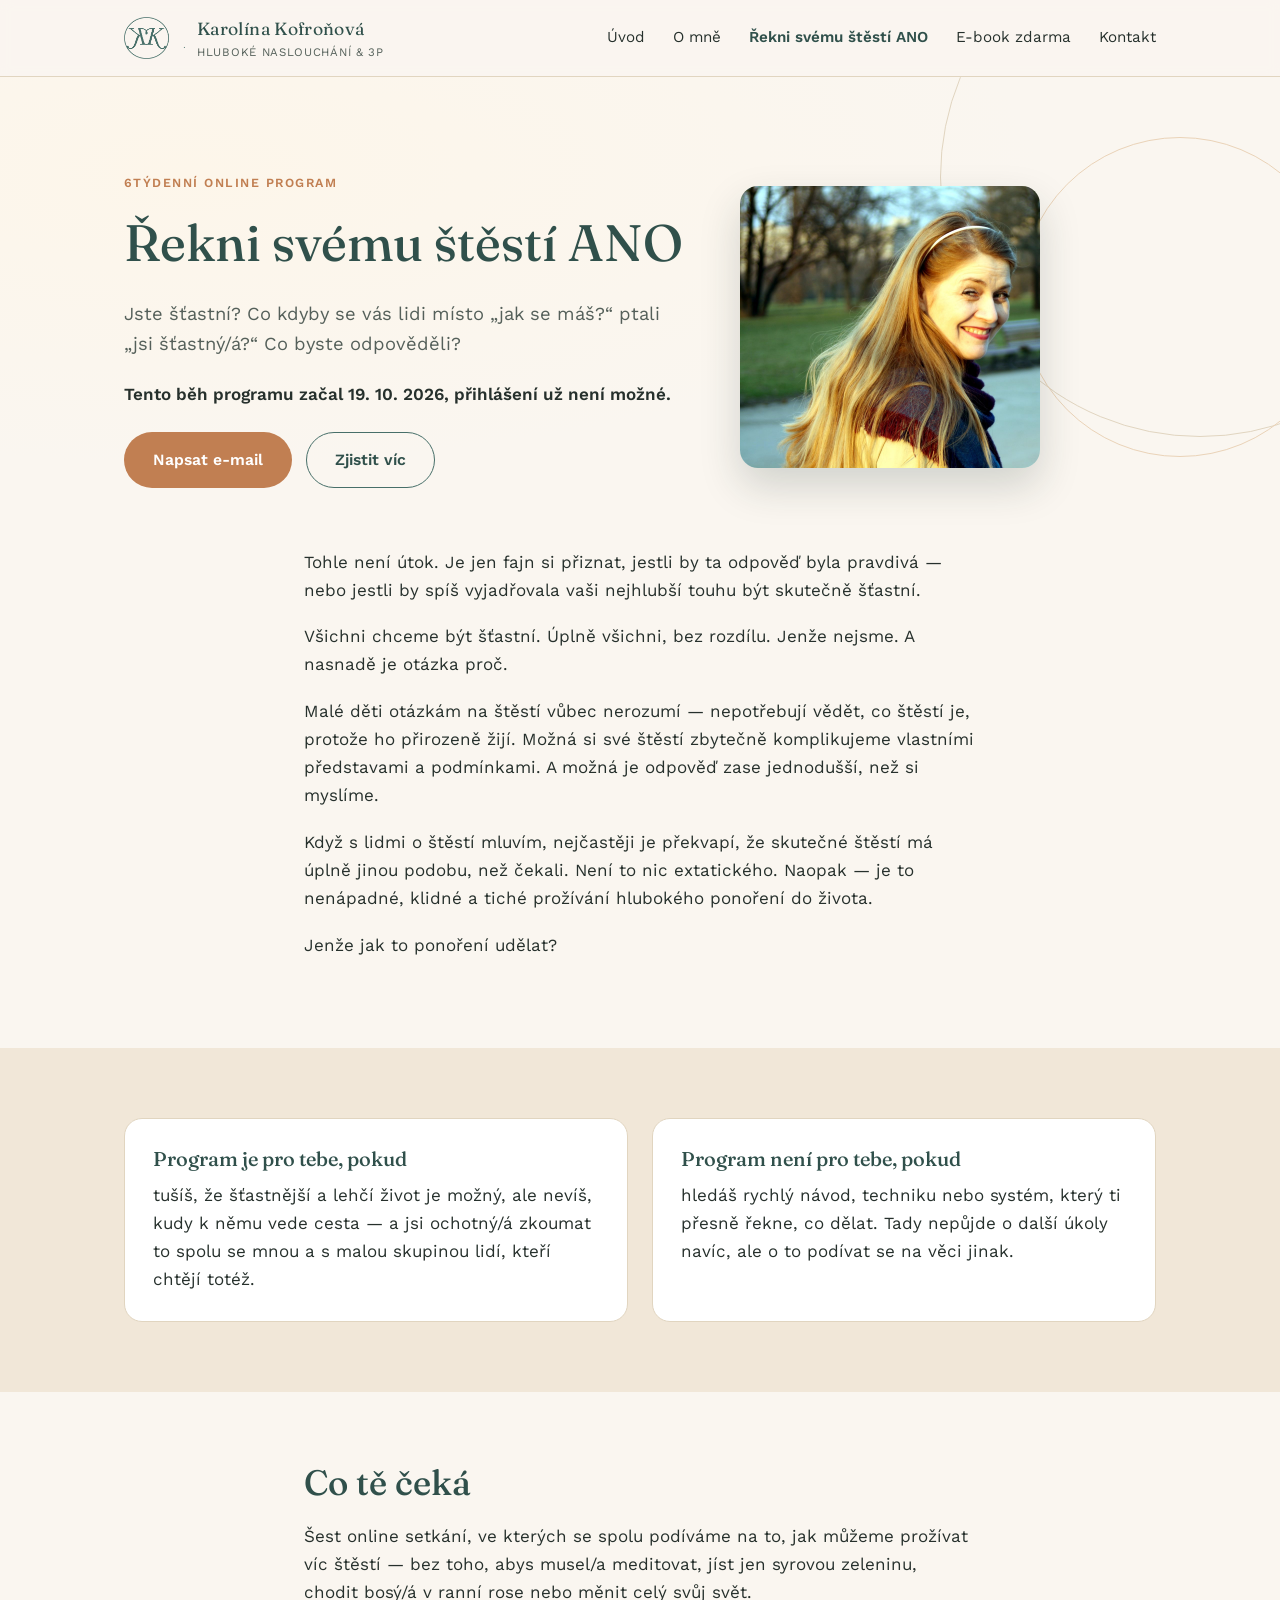
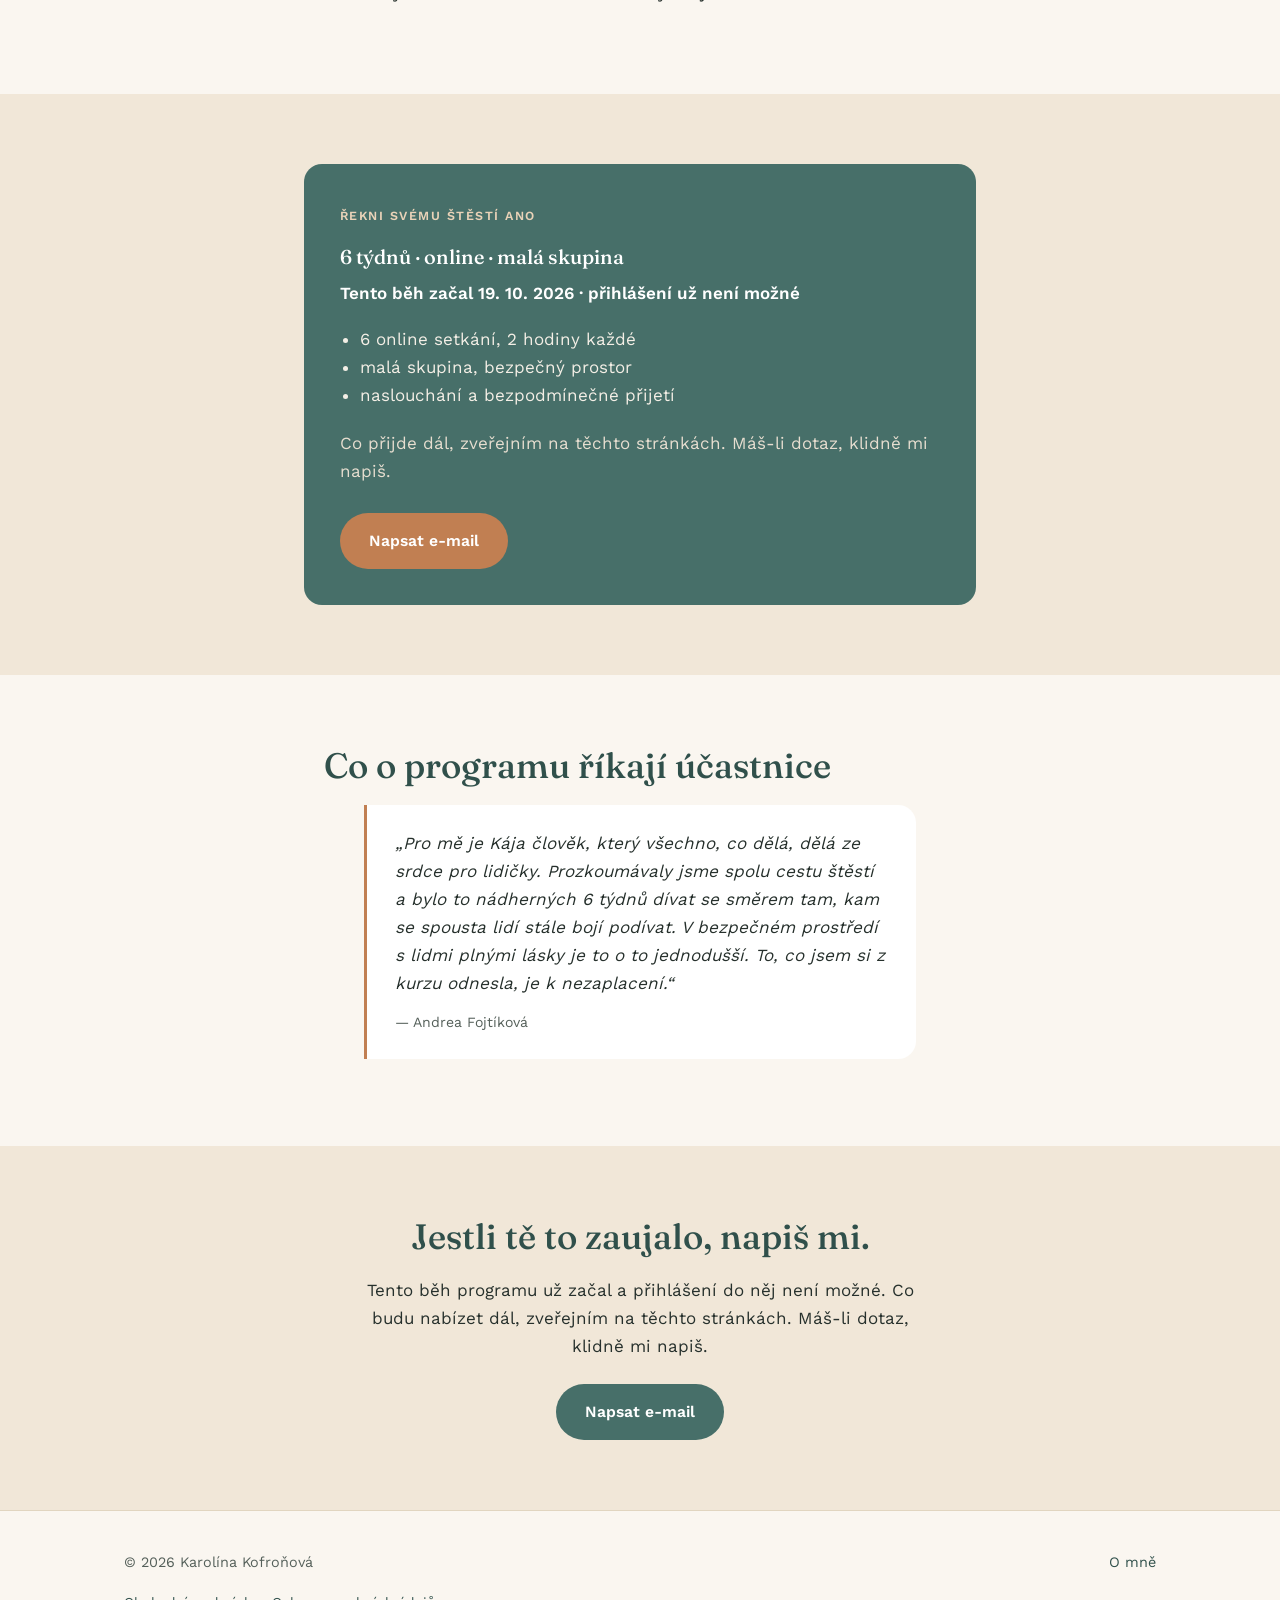
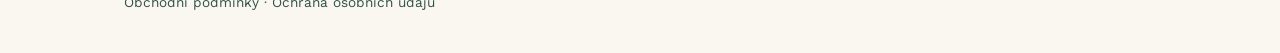
<file: program-stesti.html>
<!DOCTYPE html>
<html lang="cs">
<head>
<meta charset="UTF-8">
<meta name="viewport" content="width=device-width, initial-scale=1.0">
<title>Řekni svému štěstí ANO — program s Karolínou Kofroňovou</title>
<meta name="description" content="6týdenní online program pro ty, kdo tuší, že šťastnější život nemusí být tak komplikovaný, jak si myslí.">
<meta property="og:type" content="website">
<meta property="og:locale" content="cs_CZ">
<meta property="og:site_name" content="Karolína Kofroňová">
<meta property="og:title" content="Řekni svému štěstí ANO — program s Karolínou Kofroňovou">
<meta property="og:description" content="6týdenní online program pro ty, kdo tuší, že šťastnější život nemusí být tak komplikovaný, jak si myslí.">
<meta property="og:url" content="https://kofronova.cz/program-stesti.html">
<meta property="og:image" content="https://kofronova.cz/assets/og-image.jpg">
<meta property="og:image:width" content="1200">
<meta property="og:image:height" content="630">
<meta property="og:image:alt" content="Karolína Kofroňová – lektorka hlubokého naslouchání a koučka">
<meta name="twitter:card" content="summary_large_image">
<link rel="preload" href="assets/fonts/fraunces-latin.woff2" as="font" type="font/woff2" crossorigin>
<link rel="preload" href="assets/fonts/worksans-latin.woff2" as="font" type="font/woff2" crossorigin>
<link rel="stylesheet" href="assets/style.css">
</head>
<body>

<header class="site-header">
  <div class="wrap">
    <a class="brand" href="index.html">
      <img src="assets/logo-circle.png" alt="Karolína Kofroňová – logo">
      <span>
        <span class="brand-name">Karolína Kofroňová</span>
        <span class="brand-tagline">Hluboké naslouchání &amp; 3P</span>
      </span>
    </a>
    <button class="nav-toggle" aria-label="Otevřít menu" onclick="document.querySelector('.main-nav').classList.toggle('open')">☰</button>
    <nav class="main-nav">
      <a href="index.html">Úvod</a>
      <a href="o-mne.html">O mně</a>
      <a href="program-stesti.html" class="current">Řekni svému štěstí ANO</a>
      <a href="e-book.html">E-book zdarma</a>
      <a href="o-mne.html#kontakt">Kontakt</a>
    </nav>
  </div>
</header>

<section class="hero" style="padding-bottom:60px;">
  <span class="ring r1" aria-hidden="true"></span>
  <span class="ring r2" aria-hidden="true"></span>
  <div class="wrap hero-flex">
    <div class="hero-inner">
      <span class="eyebrow">6týdenní online program</span>
      <h1>Řekni svému štěstí ANO</h1>
      <p class="lede">Jste šťastní? Co kdyby se vás lidi místo „jak se máš?“ ptali „jsi šťastný/á?“ Co byste odpověděli?</p>
      <p style="font-weight:600;">Tento běh programu začal 19. 10. 2026, přihlášení už není možné.</p>
      <div class="btn-row">
        <a class="btn btn-accent" href="mailto:kajakofra@gmail.com?subject=Řekni%20svému%20štěstí%20ANO">Napsat e-mail</a>
        <a class="btn btn-ghost" href="#prihlaska">Zjistit víc</a>
      </div>
    </div>
    <div class="hero-photo">
      <img src="assets/photos/hero-program.jpg" alt="Karolína Kofroňová">
    </div>
  </div>
</section>

<section style="padding-top:0;">
  <div class="wrap" style="max-width:720px;">
    <p>Tohle není útok. Je jen fajn si přiznat, jestli by ta odpověď byla pravdivá — nebo jestli by spíš vyjadřovala vaši nejhlubší touhu být skutečně šťastní.</p>
    <p>Všichni chceme být šťastní. Úplně všichni, bez rozdílu. Jenže nejsme. A nasnadě je otázka proč.</p>
    <p>Malé děti otázkám na štěstí vůbec nerozumí — nepotřebují vědět, co štěstí je, protože ho přirozeně žijí. Možná si své štěstí zbytečně komplikujeme vlastními představami a podmínkami. A možná je odpověď zase jednodušší, než si myslíme.</p>
        <p>Když s lidmi o štěstí mluvím, nejčastěji je překvapí, že skutečné štěstí má úplně jinou podobu, než čekali. Není to nic extatického. Naopak — je to nenápadné, klidné a tiché prožívání hlubokého ponoření do života.</p>
    <p>Jenže jak to ponoření udělat?</p>
  </div>
</section>

<section class="alt">
  <div class="wrap">
    <div class="grid" style="grid-template-columns: 1fr 1fr;">
      <div class="card">
        <h3>Program je pro tebe, pokud</h3>
        <p>tušíš, že šťastnější a lehčí život je možný, ale nevíš, kudy k němu vede cesta — a jsi ochotný/á zkoumat to spolu se mnou a s malou skupinou lidí, kteří chtějí totéž.</p>
      </div>
      <div class="card">
        <h3>Program není pro tebe, pokud</h3>
        <p>hledáš rychlý návod, techniku nebo systém, který ti přesně řekne, co dělat. Tady nepůjde o další úkoly navíc, ale o to podívat se na věci jinak.</p>
      </div>
    </div>
  </div>
</section>

<section>
  <div class="wrap" style="max-width:720px;">
    <h2>Co tě čeká</h2>
    <p>Šest online setkání, ve kterých se spolu podíváme na to, jak můžeme prožívat víc štěstí — bez toho, abys musel/a meditovat, jíst jen syrovou zeleninu, chodit bosý/á v ranní rose nebo měnit celý svůj svět.</p>
  </div>
</section>

<section class="alt" id="prihlaska">
  <div class="wrap" style="max-width:720px;">
    <div class="program-box">
      <span class="eyebrow" style="color:var(--accent-soft);">Řekni svému štěstí ANO</span>
      <h3>6 týdnů · online · malá skupina</h3>
      <p style="color:#fff; font-weight:600; margin-bottom:18px;">Tento běh začal 19. 10. 2026 · přihlášení už není možné</p>
      <ul>
        <li>6 online setkání, 2 hodiny každé</li>
        <li>malá skupina, bezpečný prostor</li>
        <li>naslouchání a bezpodmínečné přijetí</li>
      </ul>
      <p style="color:#e7ded0;">Co přijde dál, zveřejním na těchto stránkách. Máš-li dotaz, klidně mi napiš.</p>
      <div class="btn-row">
        <a class="btn btn-accent" href="mailto:kajakofra@gmail.com?subject=Řekni%20svému%20štěstí%20ANO">Napsat e-mail</a>
      </div>
    </div>
  </div>
</section>

<section>
  <div class="wrap" style="max-width:680px;">
    <h2>Co o programu říkají účastnice</h2>
    <blockquote class="quote">
      <p>„Pro mě je Kája člověk, který všechno, co dělá, dělá ze srdce pro lidičky. Prozkoumávaly jsme spolu cestu štěstí a bylo to nádherných 6 týdnů dívat se směrem tam, kam se spousta lidí stále bojí podívat. V bezpečném prostředí s lidmi plnými lásky je to o to jednodušší. To, co jsem si z kurzu odnesla, je k nezaplacení.“</p>
      <cite>— Andrea Fojtíková</cite>
    </blockquote>
  </div>
</section>

<section class="alt">
  <div class="wrap" style="max-width:640px; text-align:center;">
    <h2>Jestli tě to zaujalo, napiš mi.</h2>
    <p>Tento běh programu už začal a přihlášení do něj není možné. Co budu nabízet dál, zveřejním na těchto stránkách. Máš-li dotaz, klidně mi napiš.</p>
    <div class="btn-row" style="justify-content:center;">
      <a class="btn btn-primary" href="mailto:kajakofra@gmail.com?subject=Řekni%20svému%20štěstí%20ANO">Napsat e-mail</a>
    </div>
  </div>
</section>

<footer>
  <div class="wrap">
    <span>© <span id="year"></span> Karolína Kofroňová</span>
    <a href="o-mne.html">O mně</a>
    <span class="footer-legal"><a href="obchodni-podminky.html">Obchodní podmínky</a> · <a href="ochrana-udaju.html">Ochrana osobních údajů</a></span>
  </div>
</footer>

<script>document.getElementById('year').textContent = new Date().getFullYear();</script>
</body>
</html>
</file>
<file: assets/style.css>
/* Self-hosted fonts (SIL OFL, see fonts/LICENSE.txt) */
@font-face {
  font-family: 'Fraunces';
  font-style: normal;
  font-weight: 400 600;
  font-display: swap;
  src: url(fonts/fraunces-latin-ext.woff2) format('woff2');
  unicode-range: U+0100-02BA, U+02BD-02C5, U+02C7-02CC, U+02CE-02D7, U+02DD-02FF, U+0304, U+0308, U+0329, U+1D00-1DBF, U+1E00-1E9F, U+1EF2-1EFF, U+2020, U+20A0-20AB, U+20AD-20C0, U+2113, U+2C60-2C7F, U+A720-A7FF;
}
@font-face {
  font-family: 'Fraunces';
  font-style: normal;
  font-weight: 400 600;
  font-display: swap;
  src: url(fonts/fraunces-latin.woff2) format('woff2');
  unicode-range: U+0000-00FF, U+0131, U+0152-0153, U+02BB-02BC, U+02C6, U+02DA, U+02DC, U+0304, U+0308, U+0329, U+2000-206F, U+20AC, U+2122, U+2191, U+2193, U+2212, U+2215, U+FEFF, U+FFFD;
}
@font-face {
  font-family: 'Work Sans';
  font-style: normal;
  font-weight: 400 600;
  font-display: swap;
  src: url(fonts/worksans-latin-ext.woff2) format('woff2');
  unicode-range: U+0100-02BA, U+02BD-02C5, U+02C7-02CC, U+02CE-02D7, U+02DD-02FF, U+0304, U+0308, U+0329, U+1D00-1DBF, U+1E00-1E9F, U+1EF2-1EFF, U+2020, U+20A0-20AB, U+20AD-20C0, U+2113, U+2C60-2C7F, U+A720-A7FF;
}
@font-face {
  font-family: 'Work Sans';
  font-style: normal;
  font-weight: 400 600;
  font-display: swap;
  src: url(fonts/worksans-latin.woff2) format('woff2');
  unicode-range: U+0000-00FF, U+0131, U+0152-0153, U+02BB-02BC, U+02C6, U+02DA, U+02DC, U+0304, U+0308, U+0329, U+2000-206F, U+20AC, U+2122, U+2191, U+2193, U+2212, U+2215, U+FEFF, U+FFFD;
}

:root {
  --bg: #faf6f0;
  --bg-soft: #f1e7d8;
  --bg-card: #ffffff;
  --ink: #26302c;
  --ink-soft: #55605a;
  --primary: #476f69;
  --primary-dark: #30504b;
  --accent: #c17f52;
  --accent-soft: #ead3b8;
  --line: #e1d5c0;
  --max: 1080px;
  --radius: 18px;
}

* { box-sizing: border-box; }

html { scroll-behavior: smooth; }

body {
  margin: 0;
  background: var(--bg);
  color: var(--ink);
  font-family: "Work Sans", -apple-system, BlinkMacSystemFont, "Segoe UI", sans-serif;
  font-size: 17px;
  line-height: 1.65;
}

h1, h2, h3, .serif {
  font-family: "Fraunces", Georgia, serif;
  font-weight: 500;
  color: var(--primary-dark);
  line-height: 1.2;
  margin: 0 0 0.5em;
}

h1 { font-size: clamp(2.1rem, 4vw, 3.2rem); font-weight: 460; }
h2 { font-size: clamp(1.6rem, 3vw, 2.2rem); }
h3 { font-size: 1.25rem; }

p { margin: 0 0 1.1em; }

a { color: var(--primary); }

.wrap {
  max-width: var(--max);
  margin: 0 auto;
  padding: 0 24px;
}

/* Header */
.site-header {
  position: sticky;
  top: 0;
  z-index: 50;
  background: rgba(250, 246, 240, 0.9);
  backdrop-filter: blur(6px);
  border-bottom: 1px solid var(--line);
}

.site-header .wrap {
  display: flex;
  align-items: center;
  justify-content: space-between;
  padding-top: 14px;
  padding-bottom: 14px;
}

.brand {
  display: flex;
  align-items: center;
  gap: 12px;
  text-decoration: none;
  color: var(--primary-dark);
}

.brand img { height: 42px; width: auto; display: block; }

.brand-name {
  font-family: "Fraunces", serif;
  font-size: 1.1rem;
  letter-spacing: 0.02em;
}

.brand-tagline {
  display: block;
  font-family: "Work Sans", sans-serif;
  font-size: 0.72rem;
  letter-spacing: 0.06em;
  text-transform: uppercase;
  color: var(--ink-soft);
}

nav.main-nav { display: flex; align-items: center; gap: 28px; }

nav.main-nav a {
  text-decoration: none;
  color: var(--ink);
  font-size: 0.95rem;
  position: relative;
}

nav.main-nav a.current { color: var(--primary-dark); font-weight: 600; }

.nav-toggle {
  display: none;
  background: none;
  border: none;
  font-size: 1.6rem;
  color: var(--primary-dark);
  cursor: pointer;
}

@media (max-width: 720px) {
  nav.main-nav {
    position: fixed;
    top: 0;
    left: 0;
    right: 0;
    bottom: 0;
    background: var(--bg);
    flex-direction: column;
    align-items: flex-start;
    padding: 96px 24px 24px;
    gap: 20px;
    visibility: hidden;
    opacity: 0;
    transition: opacity 0.2s ease;
    border-bottom: 1px solid var(--line);
  }
  nav.main-nav.open { visibility: visible; opacity: 1; }
  .nav-toggle { display: block; }
}

/* Buttons */
.btn {
  display: inline-block;
  padding: 14px 28px;
  border-radius: 999px;
  text-decoration: none;
  font-size: 0.98rem;
  font-weight: 600;
  transition: transform 0.15s ease, box-shadow 0.15s ease;
  border: 1px solid transparent;
}

.btn:hover { transform: translateY(-1px); }

.btn-primary { background: var(--primary); color: #fff; }
.btn-primary:hover { background: var(--primary-dark); }

.btn-accent { background: var(--accent); color: #fff; }
.btn-accent:hover { background: #a96a3f; }

.btn-ghost {
  background: transparent;
  border-color: var(--primary);
  color: var(--primary-dark);
}

.btn-row { display: flex; flex-wrap: wrap; gap: 14px; margin-top: 24px; }

/* Hero */
.hero {
  position: relative;
  padding: 90px 0 100px;
  overflow: hidden;
  background: radial-gradient(ellipse at 15% 20%, #fdf6ea 0%, var(--bg) 55%);
}

.hero .ring {
  position: absolute;
  border-radius: 50%;
  border: 1px solid var(--line);
}

.hero .ring.r1 { width: 520px; height: 520px; right: -180px; top: -160px; }
.hero .ring.r2 { width: 320px; height: 320px; right: -60px; top: 60px; border-color: var(--accent-soft); }

.hero-inner { position: relative; max-width: 680px; }

.hero-flex {
  position: relative;
  display: flex;
  align-items: center;
  gap: 56px;
}

.hero-flex .hero-inner { flex: 1 1 480px; max-width: 560px; }

.hero-photo {
  flex: 0 0 auto;
  width: 300px;
}

.hero-photo img {
  display: block;
  width: 100%;
  height: auto;
  border-radius: var(--radius);
  box-shadow: 0 18px 40px rgba(29, 48, 45, 0.18);
}

@media (max-width: 860px) {
  .hero-flex { flex-direction: column-reverse; gap: 32px; }
  .hero-flex .hero-inner { max-width: 100%; }
  .hero-photo { width: 220px; }
}

.inset-photo {
  float: right;
  width: 260px;
  margin: 6px 0 24px 32px;
  border-radius: var(--radius);
  box-shadow: 0 18px 40px rgba(29, 48, 45, 0.15);
}

@media (max-width: 640px) {
  .inset-photo { float: none; width: 200px; margin: 0 auto 24px; display: block; }
}

.eyebrow {
  display: inline-block;
  font-size: 0.78rem;
  letter-spacing: 0.12em;
  text-transform: uppercase;
  color: var(--accent);
  font-weight: 600;
  margin-bottom: 18px;
}

.lede { font-size: 1.15rem; color: var(--ink-soft); max-width: 560px; }

/* Sections */
section { padding: 70px 0; }
section.alt { background: var(--bg-soft); }
.section-head { max-width: 640px; margin-bottom: 40px; }
.section-head p { color: var(--ink-soft); }

/* Cards */
.grid {
  display: grid;
  gap: 24px;
  grid-template-columns: repeat(auto-fit, minmax(230px, 1fr));
}

.card {
  background: var(--bg-card);
  border: 1px solid var(--line);
  border-radius: var(--radius);
  padding: 28px;
}

.card h3 { margin-bottom: 10px; }
.card p:last-child { margin-bottom: 0; }

/* Quotes */
.quote {
  background: var(--bg-card);
  border-left: 3px solid var(--accent);
  border-radius: 0 var(--radius) var(--radius) 0;
  padding: 24px 28px;
}

.quote p { font-style: italic; color: var(--ink); margin-bottom: 10px; }
.quote cite { font-style: normal; font-size: 0.88rem; color: var(--ink-soft); }

.quote-strip {
  display: grid;
  gap: 20px;
  grid-template-columns: repeat(auto-fit, minmax(260px, 1fr));
}

/* Nav cards on landing */
.path-grid {
  display: grid;
  gap: 24px;
  grid-template-columns: repeat(auto-fit, minmax(260px, 1fr));
}

.path-card {
  display: block;
  text-decoration: none;
  color: inherit;
  background: var(--bg-card);
  border: 1px solid var(--line);
  border-radius: var(--radius);
  padding: 32px 28px;
  transition: box-shadow 0.2s ease, transform 0.2s ease;
}

.path-card:hover {
  box-shadow: 0 12px 30px rgba(47, 74, 70, 0.1);
  transform: translateY(-3px);
}

.path-card .kicker {
  font-size: 0.75rem;
  letter-spacing: 0.1em;
  text-transform: uppercase;
  color: var(--accent);
  font-weight: 600;
}

.path-card .arrow { color: var(--primary); font-weight: 600; }

/* Principles list */
.principle {
  display: flex;
  gap: 18px;
  align-items: flex-start;
  padding: 22px 0;
  border-top: 1px solid var(--line);
}

.principle:last-child { border-bottom: 1px solid var(--line); }

.principle .num {
  font-family: "Fraunces", serif;
  font-size: 1.6rem;
  color: var(--accent);
  min-width: 40px;
}

/* Program box */
.program-box {
  background: var(--primary);
  color: #f4efe6;
  border-radius: var(--radius);
  padding: 36px;
}

.program-box h3 { color: #fff; }
.program-box .price { font-size: 2.2rem; font-family: "Fraunces", serif; color: #fff; }
.program-box ul { padding-left: 20px; margin: 0 0 20px; }
.program-box .btn-accent { margin-top: 4px; }

/* Footer */
footer {
  border-top: 1px solid var(--line);
  padding: 40px 0;
  color: var(--ink-soft);
  font-size: 0.9rem;
}

footer .wrap {
  display: flex;
  flex-wrap: wrap;
  gap: 16px;
  justify-content: space-between;
  align-items: center;
}

footer a { color: var(--primary-dark); text-decoration: none; }

/* Note box for placeholders during build */
.todo {
  background: #fff3e0;
  border: 1px dashed #d9a441;
  border-radius: 10px;
  padding: 12px 16px;
  font-size: 0.85rem;
  color: #7a5216;
}

/* Legal pages */
.legal p, .legal li { color: var(--ink); }
.legal h2.clause-h { font-size: 1.25rem; margin: 2.2em 0 0.7em; display: flex; gap: 14px; }
.legal .num { color: var(--accent); font-weight: 600; flex: none; width: 3.2rem; font-family: "Work Sans", sans-serif; font-size: 0.95rem; }
.legal h2.clause-h .num { font-size: 1.1rem; }
.legal h3 { font-size: 1.05rem; margin: 1.6em 0 0.5em; font-family: "Work Sans", sans-serif; font-weight: 600; }
.legal h3.clause-sub { display: flex; gap: 14px; }
.legal .clause { display: flex; gap: 14px; margin: 0 0 0.9em; }
.legal .clause > div { flex: 1; min-width: 0; }
.legal .clause.l2 { margin-left: calc(3.2rem + 14px); }
.legal ul { margin: 0 0 1.1em calc(3.2rem + 14px); padding-left: 1.1em; }
.legal li { margin-bottom: 0.45em; }
.legal > p, .legal > h3 { margin-left: calc(3.2rem + 14px); }
.table-wrap { overflow-x: auto; margin: 0 0 1.4em; }
.legal table { border-collapse: collapse; width: 100%; font-size: 0.92rem; background: var(--bg-card); }
.legal th, .legal td { border: 1px solid var(--line); padding: 10px 12px; text-align: left; vertical-align: top; }
.legal th { background: var(--bg-soft); font-weight: 600; }
.footer-legal { flex: 1 0 100%; font-size: 0.85rem; }
@media (max-width: 640px) {
  .legal .num { width: 2.6rem; }
  .legal .clause.l2 { margin-left: calc(2.6rem + 14px); }
  .legal > p, .legal > h3 { margin-left: 0; }
  .legal ul { margin-left: 1em; }
}

/* E-book page */
.signup { background: var(--bg-card); border: 1px solid var(--line); border-radius: var(--radius); padding: 26px 28px; margin-top: 26px; max-width: 460px; }
.signup h3 { margin-bottom: 6px; }
.signup .fine { font-size: 0.8rem; color: var(--ink-soft); margin: 14px 0 0; line-height: 1.5; }
.list-clean { list-style: none; padding: 0; margin: 0 0 1em; }
.list-clean li { padding: 6px 0 6px 22px; position: relative; }
.list-clean li::before { content: ""; position: absolute; left: 0; top: 0.95em; width: 8px; height: 8px; border-radius: 50%; background: var(--accent); }

/* MailerLite form (e-book page) — restyled to match the site */
.signup .ml-form-embedContainer .ml-form-embedWrapper { background: transparent !important; box-shadow: none !important; border: 0 !important; padding: 0 !important; }
.signup .ml-form-embedContainer .ml-form-embedBody { padding: 0 !important; }
.signup .ml-form-embedContainer .ml-form-embedContent { display: none !important; }
.signup .ml-form-embedContainer .ml-form-embedBody .ml-form-fieldRow { margin-bottom: 10px !important; }
.signup .ml-form-embedContainer input.form-control { font-family: "Work Sans", sans-serif !important; font-size: 16px !important; color: var(--ink) !important; background: #fff !important; border: 1px solid var(--line) !important; border-radius: 12px !important; padding: 12px 14px !important; height: auto !important; }
.signup .ml-form-embedContainer .ml-form-checkboxRow .label-description, .signup .ml-form-embedContainer .ml-form-checkboxRow .label-description p { font-family: "Work Sans", sans-serif !important; font-size: 0.8rem !important; line-height: 1.5 !important; color: var(--ink-soft) !important; }
#mlb2-46131190.ml-form-embedContainer.ml-subscribe-form .ml-form-embedWrapper.embedForm .ml-form-embedBody .ml-form-embedSubmit button.primary { font-family: "Work Sans", sans-serif !important; font-size: 0.98rem !important; font-weight: 600 !important; background-color: var(--accent) !important; color: #fff !important; border: 0 !important; border-radius: 999px !important; padding: 14px 28px !important; height: auto !important; }
#mlb2-46131190.ml-form-embedContainer.ml-subscribe-form .ml-form-embedWrapper.embedForm .ml-form-embedBody .ml-form-embedSubmit button.primary:hover { background-color: #a96a3f !important; }
</file>
